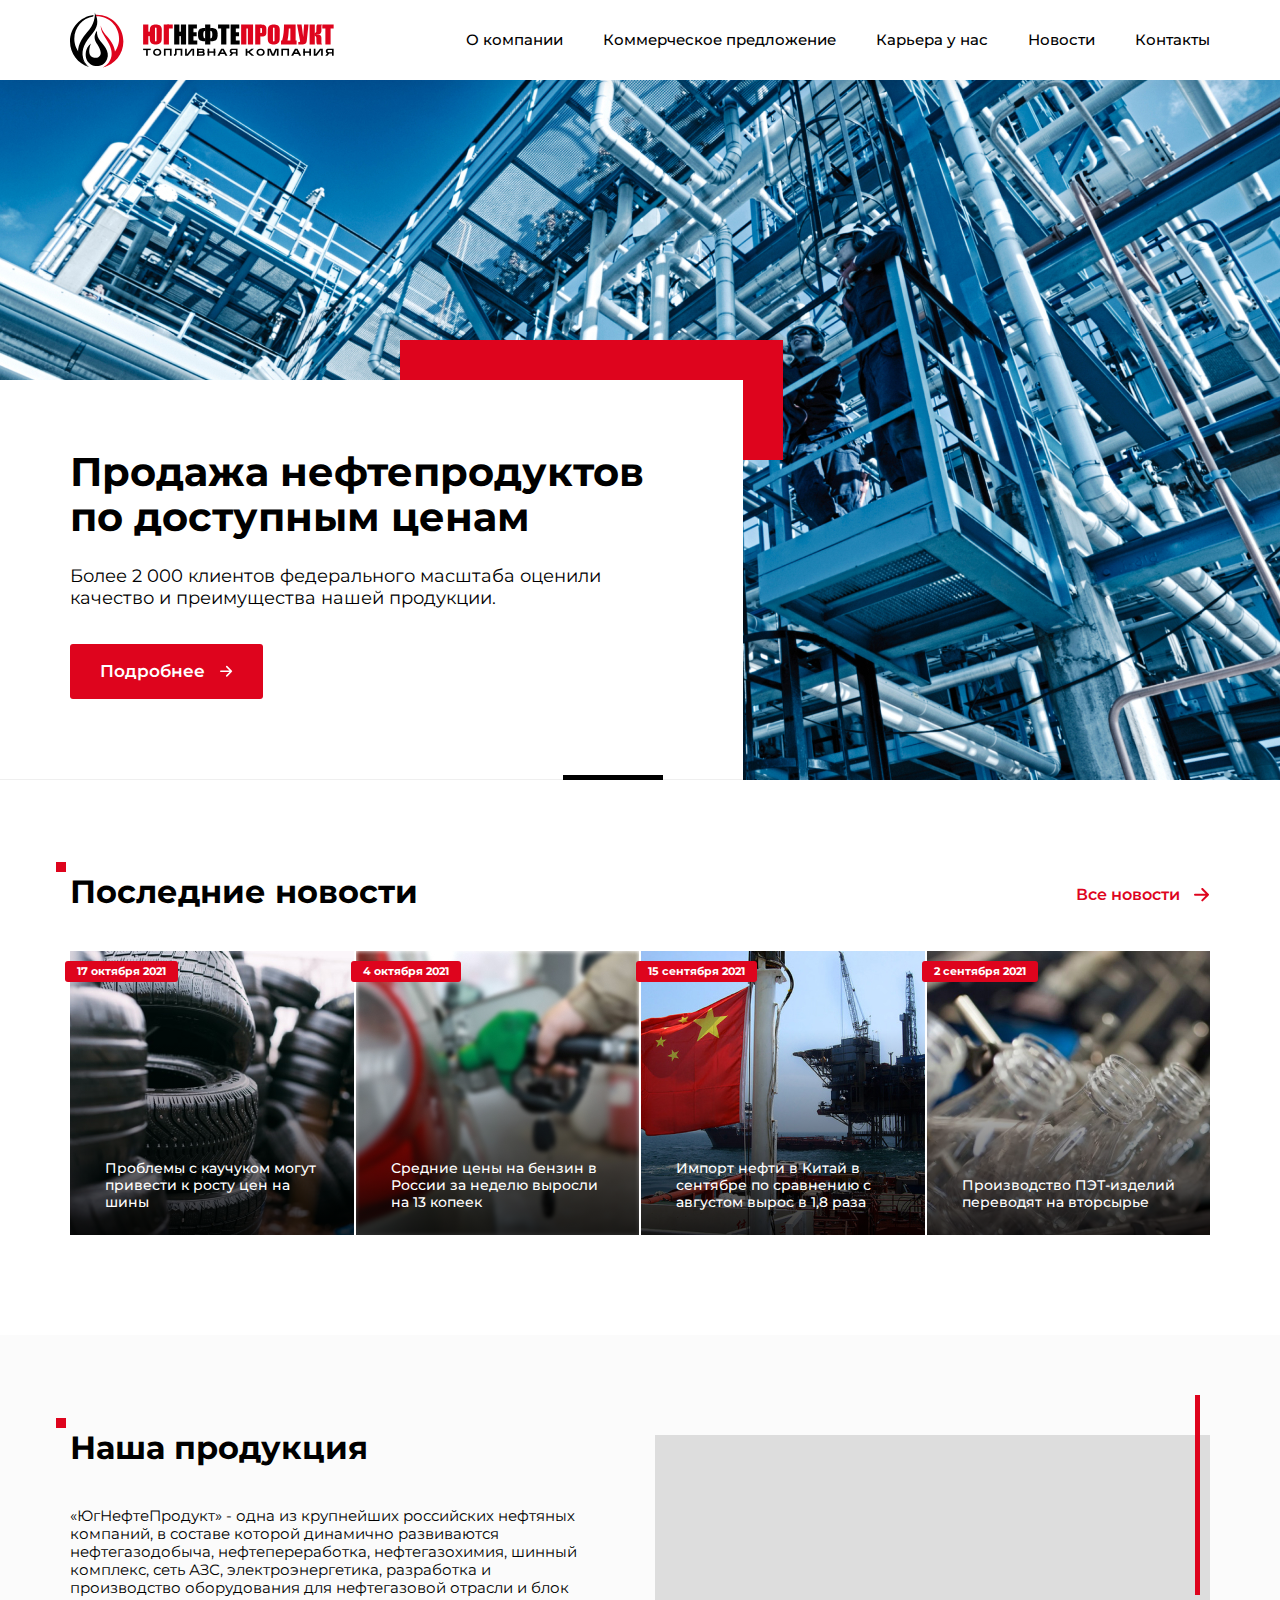
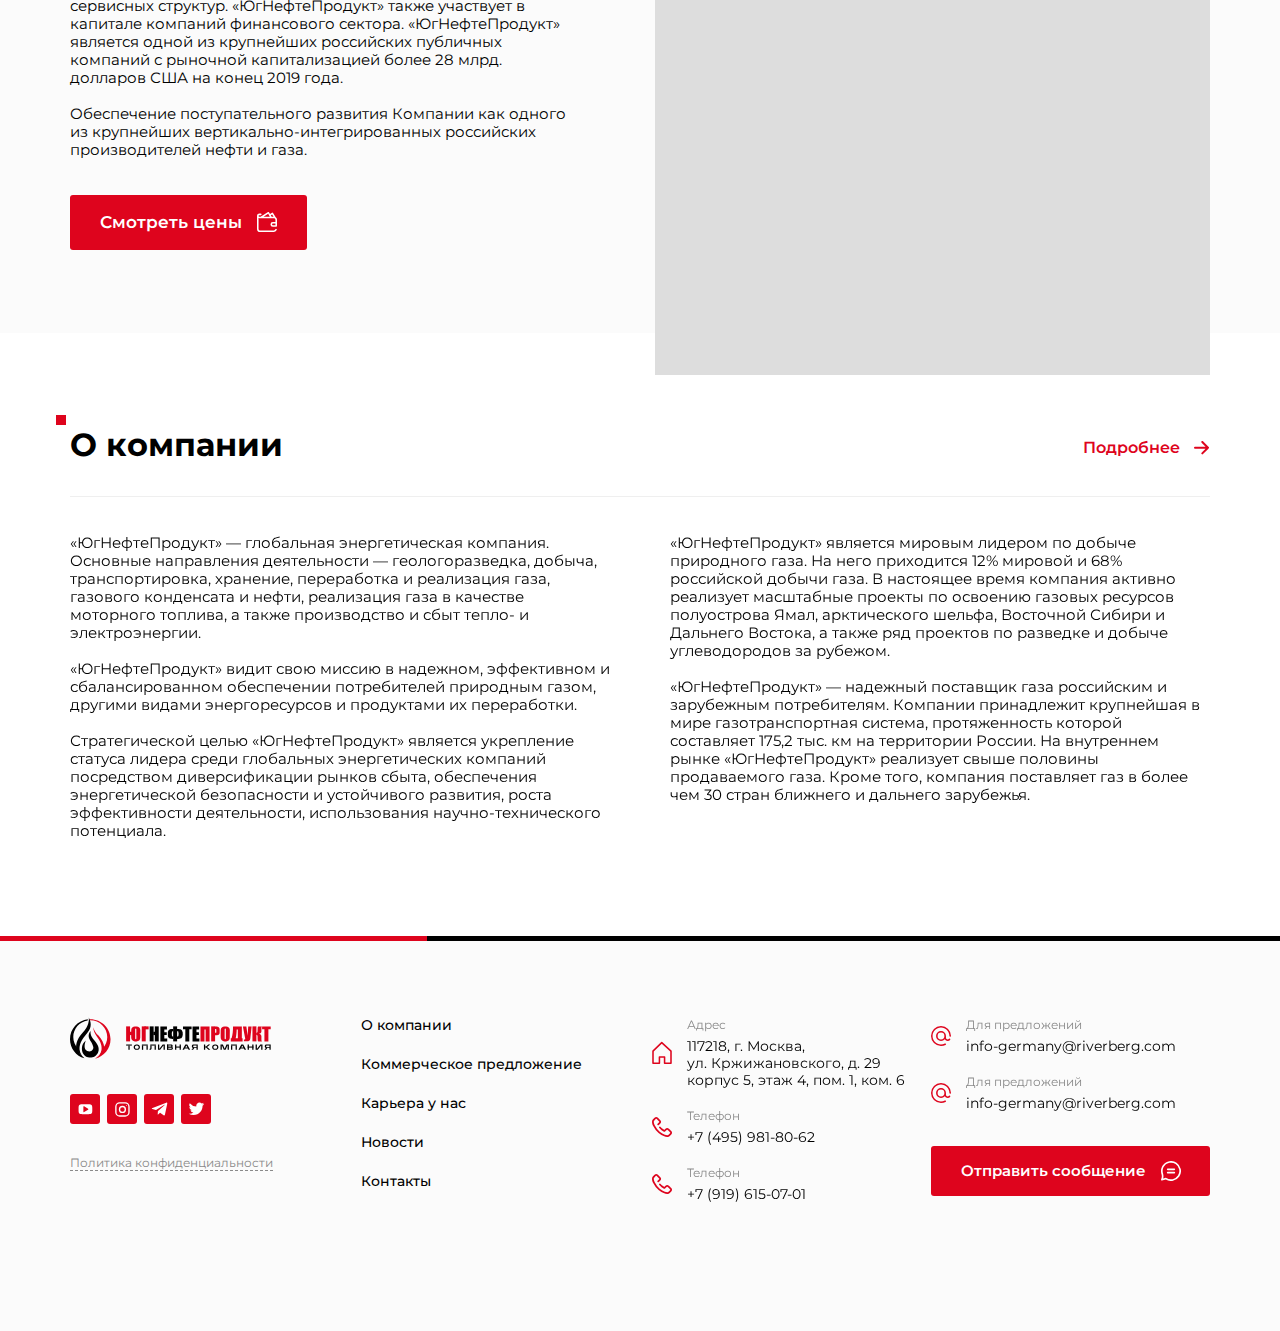
<file: index.html>
<!DOCTYPE html>
<html lang="ru">
	<head>
		<meta http-equiv="Content-Type" content="text/html; charset=utf-8">

		<!-- Адаптирование страницы для мобильных устройств -->
		<meta name="viewport" content="width=device-width, initial-scale=1, maximum-scale=1">

		<!-- Запрет распознования номера телефона -->
		<meta name="format-detection" content="telephone=no">
		<meta name="SKYPE_TOOLBAR" content ="SKYPE_TOOLBAR_PARSER_COMPATIBLE">

		<!-- Заголовок страницы -->
		<title>Заголовок страницы</title>

		<!-- Данное значение часто используют(использовали) поисковые системы -->
		<meta name="description" content="">
		<meta name="keywords" content="">

		<!-- Изменение цвета панели моб. браузера -->
		<meta name="msapplication-TileColor" content="#DE041D">
		<meta name="theme-color" content="#DE041D">

		<!-- Подключение шрифтов с гугла -->
		<link rel="preconnect" href="https://fonts.googleapis.com">
		<link rel="preconnect" href="https://fonts.gstatic.com" crossorigin>
		<link href="https://fonts.googleapis.com/css2?family=Montserrat:ital,wght@0,100;0,200;0,300;0,400;0,500;0,600;0,700;0,800;0,900;1,100;1,200;1,300;1,400;1,500;1,600;1,700;1,800;1,900&display=swap" rel="stylesheet">

		<!-- Подключение файлов стилей -->
		<link rel="stylesheet" href="css/fancybox.css">
		<link rel="stylesheet" href="css/styles.css">

		<link rel="stylesheet" href="css/response_1187.css" media="print, (max-width: 1187px)">
		<link rel="stylesheet" href="css/response_1023.css" media="print, (max-width: 1023px)">
		<link rel="stylesheet" href="css/response_767.css" media="print, (max-width: 767px)">
		<link rel="stylesheet" href="css/response_479.css" media="(max-width: 479px)">
	</head>

	<body>
		<div class="wrap">
			<div class="main">
				<header>
					<div class="info">
						<div class="cont row">
							<div class="logo">
								<img src="images/logo.svg" alt="">
								<img src="images/logo_part2.svg" alt="">
							</div>

							<button class="mob_menu_btn">
								<svg class="icon"><use xlink:href="images/sprite.svg#ic_mob_menu"></use></svg>
							</button>

							<nav class="menu row">
								<button class="close_btn">
									<svg class="icon"><use xlink:href="images/sprite.svg#ic_close"></use></svg>
								</button>

								<div class="item">
									<a href="/">О компании</a>
								</div>

								<div class="item">
									<a href="/">Коммерческое предложение</a>
								</div>

								<div class="item">
									<a href="/">Карьера у нас</a>
								</div>

								<div class="item">
									<a href="/">Новости</a>
								</div>

								<div class="item">
									<a href="/">Контакты</a>
								</div>
							</nav>
						</div>
					</div>
				</header>


				<section class="first_section">
					<div class="cont">
						<div class="info">
							<div class="title">Продажа нефтепродуктов по доступным ценам</div>

							<div class="desc">Более 2 000 клиентов федерального масштаба оценили качество и преимущества нашей продукции.</div>

							<a href="/" class="link">
								<span>Подробнее</span>
								<svg class="icon"><use xlink:href="images/sprite.svg#ic_arrow_right"></use></svg>
							</a>
						</div>
					</div>

					<div class="bg lozad" data-background-image="images/bg_first_section.jpg"></div>
				</section>


				<section class="articles">
					<div class="cont">
						<div class="block_head">
							<div class="title">Последние новости</div>

							<div class="all_link">
								<a href="/">
									<span>Все новости</span>
									<svg class="icon"><use xlink:href="images/sprite.svg#ic_arrow_right"></use></svg>
								</a>
							</div>
						</div>


						<div class="row">
							<a href="/" class="article">
								<div class="thumb">
									<img data-src="images/tmp/article_thumb.jpg" alt="" class="lozad">
									<svg class="icon"><use xlink:href="images/sprite.svg#ic_zoom"></use></svg>
								</div>

								<div class="date">17 октября 2021</div>

								<div class="name">Проблемы с каучуком могут привести к росту цен на шины</div>
							</a>

							<a href="/" class="article">
								<div class="thumb">
									<img data-src="images/tmp/article_thumb2.jpg" alt="" class="lozad">
									<svg class="icon"><use xlink:href="images/sprite.svg#ic_zoom"></use></svg>
								</div>

								<div class="date">4 октября 2021</div>

								<div class="name">Средние цены на бензин в России за неделю выросли на 13 копеек</div>
							</a>

							<a href="/" class="article">
								<div class="thumb">
									<img data-src="images/tmp/article_thumb3.jpg" alt="" class="lozad">
									<svg class="icon"><use xlink:href="images/sprite.svg#ic_zoom"></use></svg>
								</div>

								<div class="date">15 сентября 2021</div>

								<div class="name">Импорт нефти в Китай в сентябре по сравнению с августом вырос в 1,8 раза</div>
							</a>

							<a href="/" class="article">
								<div class="thumb">
									<img data-src="images/tmp/article_thumb4.jpg" alt="" class="lozad">
									<svg class="icon"><use xlink:href="images/sprite.svg#ic_zoom"></use></svg>
								</div>

								<div class="date">2 сентября 2021</div>

								<div class="name">Производство ПЭТ-изделий переводят на вторсырье</div>
							</a>
						</div>


						<div class="mob_all_link">
							<a href="/">
								<span>Все новости</span>
								<svg class="icon"><use xlink:href="images/sprite.svg#ic_arrow_right"></use></svg>
							</a>
						</div>
					</div>
				</section>


				<section class="our_production">
					<div class="cont row">
						<div class="data">
							<div class="block_head">
								<div class="title">Наша продукция</div>
							</div>

							<div class="text_block">
								<p>«ЮгНефтеПродукт» - одна из крупнейших российских нефтяных компаний, в составе которой динамично развиваются нефтегазодобыча, нефтепереработка, нефтегазохимия, шинный комплекс, сеть АЗС, электроэнергетика, разработка и производство оборудования для нефтегазовой отрасли и блок сервисных структур. «ЮгНефтеПродукт» также участвует в капитале компаний финансового сектора. «ЮгНефтеПродукт» является одной из крупнейших российских публичных компаний с рыночной капитализацией более 28 млрд. долларов США на конец 2019 года.</p>

								<p>Обеспечение поступательного развития Компании как одного из крупнейших вертикально-интегрированных российских производителей нефти и газа.</p>
							</div>

							<div class="link">
								<a href="/">
									<span>Смотреть цены</span>
									<svg class="icon"><use xlink:href="images/sprite.svg#ic_wallet"></use></svg>
								</a>
							</div>
						</div>

						<div class="image">
							<img data-src="images/our_production_img.jpg" alt="" class="lozad">
						</div>
					</div>

					<img data-src="images/big_logo.svg" alt="" class="logo lozad">
				</section>


				<section class="about">
					<div class="cont">
						<div class="block_head border">
							<div class="title">О компании</div>

							<div class="all_link">
								<a href="/">
									<span>Подробнее</span>
									<svg class="icon"><use xlink:href="images/sprite.svg#ic_arrow_right"></use></svg>
								</a>
							</div>
						</div>


						<div class="text_block">
							<div class="columns">
								<p>«ЮгНефтеПродукт» — глобальная энергетическая компания. Основные направления деятельности — геологоразведка, добыча, транспортировка, хранение, переработка и реализация газа, газового конденсата и нефти, реализация газа в качестве моторного топлива, а также производство и сбыт тепло- и электроэнергии.</p>

								<p>«ЮгНефтеПродукт» видит свою миссию в надежном, эффективном и сбалансированном обеспечении потребителей природным газом, другими видами энергоресурсов и продуктами их переработки.</p>

								<p>Стратегической целью «ЮгНефтеПродукт» является укрепление статуса лидера среди глобальных энергетических компаний посредством диверсификации рынков сбыта, обеспечения энергетической безопасности и устойчивого развития, роста эффективности деятельности, использования научно-технического потенциала.</p>

								<p class="mob_hide">«ЮгНефтеПродукт» является мировым лидером по добыче природного газа. На него приходится 12% мировой и 68% российской добычи газа. В настоящее время компания активно реализует масштабные проекты по освоению газовых ресурсов полуострова Ямал, арктического шельфа, Восточной Сибири и Дальнего Востока, а также ряд проектов по разведке и добыче углеводородов за рубежом.</p>

								<p class="mob_hide">«ЮгНефтеПродукт» — надежный поставщик газа российским и зарубежным потребителям. Компании принадлежит крупнейшая в мире газотранспортная система, протяженность которой составляет 175,2 тыс. км на территории России. На внутреннем рынке «ЮгНефтеПродукт» реализует свыше половины продаваемого газа. Кроме того, компания поставляет газ в более чем 30 стран ближнего и дальнего зарубежья.</p>
							</div>
						</div>


						<div class="mob_all_link">
							<a href="/">
								<span>Подробнее</span>
								<svg class="icon"><use xlink:href="images/sprite.svg#ic_arrow_right"></use></svg>
							</a>
						</div>
					</div>
				</section>
			</div>


			<footer>
				<div class="cont row">
					<div class="col_left">
						<div class="logo">
							<img src="images/logo.svg" alt="">
							<img src="images/logo_part2.svg" alt="">
						</div>

						<div class="socials">
							<a href="/" target="_blank" rel="noopener nofollow" class="youtube_link">
								<svg class="icon"><use xlink:href="images/sprite.svg#ic_youtube"></use></svg>
							</a>

							<a href="/" target="_blank" rel="noopener nofollow" class="instagram_link">
								<svg class="icon"><use xlink:href="images/sprite.svg#ic_instagram"></use></svg>
							</a>

							<a href="/" target="_blank" rel="noopener nofollow" class="telegram_link">
								<svg class="icon"><use xlink:href="images/sprite.svg#ic_telegram"></use></svg>
							</a>

							<a href="/" target="_blank" rel="noopener nofollow" class="twitter_link">
								<svg class="icon"><use xlink:href="images/sprite.svg#ic_twitter"></use></svg>
							</a>
						</div>

						<div class="privacy_policy_link">
							<a href="/">Политика конфиденциальности</a>
						</div>
					</div>


					<div class="menu">
						<div><a href="/">О компании</a></div>
						<div><a href="/">Коммерческое предложение</a></div>
						<div><a href="/">Карьера у нас</a></div>
						<div><a href="/">Новости</a></div>
						<div><a href="/">Контакты</a></div>
					</div>


					<div class="contacts">
						<div class="item">
							<div class="title">Адрес</div>

							<div class="location">117218, г. Москва,<br> ул. Кржижановского, д. 29<br> корпус 5, этаж 4, пом. 1, ком. 6</div>

							<div class="icon">
								<svg><use xlink:href="images/sprite.svg#ic_location"></use></svg>
							</div>
						</div>

						<div class="item">
							<div class="title">Телефон</div>

							<div class="phone">
								<a href="tel:+74959818062">+7 (495) 981-80-62</a>
							</div>

							<div class="icon">
								<svg><use xlink:href="images/sprite.svg#ic_phone"></use></svg>
							</div>
						</div>

						<div class="item">
							<div class="title">Телефон</div>

							<div class="phone">
								<a href="tel:+79196150701">+7 (919) 615-07-01</a>
							</div>

							<div class="icon">
								<svg><use xlink:href="images/sprite.svg#ic_phone"></use></svg>
							</div>
						</div>

						<div class="item">
							<div class="title">Для предложений</div>

							<div class="email">
								<a href="mailto:info-germany@riverberg.com">info-germany@riverberg.com</a>
							</div>

							<div class="icon">
								<svg><use xlink:href="images/sprite.svg#ic_email"></use></svg>
							</div>
						</div>

						<div class="item">
							<div class="title">Для предложений</div>

							<div class="email">
								<a href="mailto:info-germany@riverberg.com">info-germany@riverberg.com</a>
							</div>

							<div class="icon">
								<svg><use xlink:href="images/sprite.svg#ic_email"></use></svg>
							</div>
						</div>

						<button class="feedback_btn">
							<span>Отправить сообщение</span>
							<svg class="icon"><use xlink:href="images/sprite.svg#ic_message"></use></svg>
						</button>
					</div>
				</div>
			</footer>


			<div class="overlay"></div>
		</div>


		<div class="supports_error">
			Ваш браузер устарел рекомендуем обновить его до последней версии<br> или использовать другой более современный.
		</div>


		<!-- Подключение javascript файлов -->
		<script src="js/jquery-3.5.0.min.js"></script>
		<script src="js/lozad.min.js"></script>
		<script src="js/inputmask.min.js"></script>
		<script src="js/fancybox.min.js"></script>
		<script src="js/functions.js"></script>
		<script src="js/scripts.js"></script>
	</body>
</html>
</file>
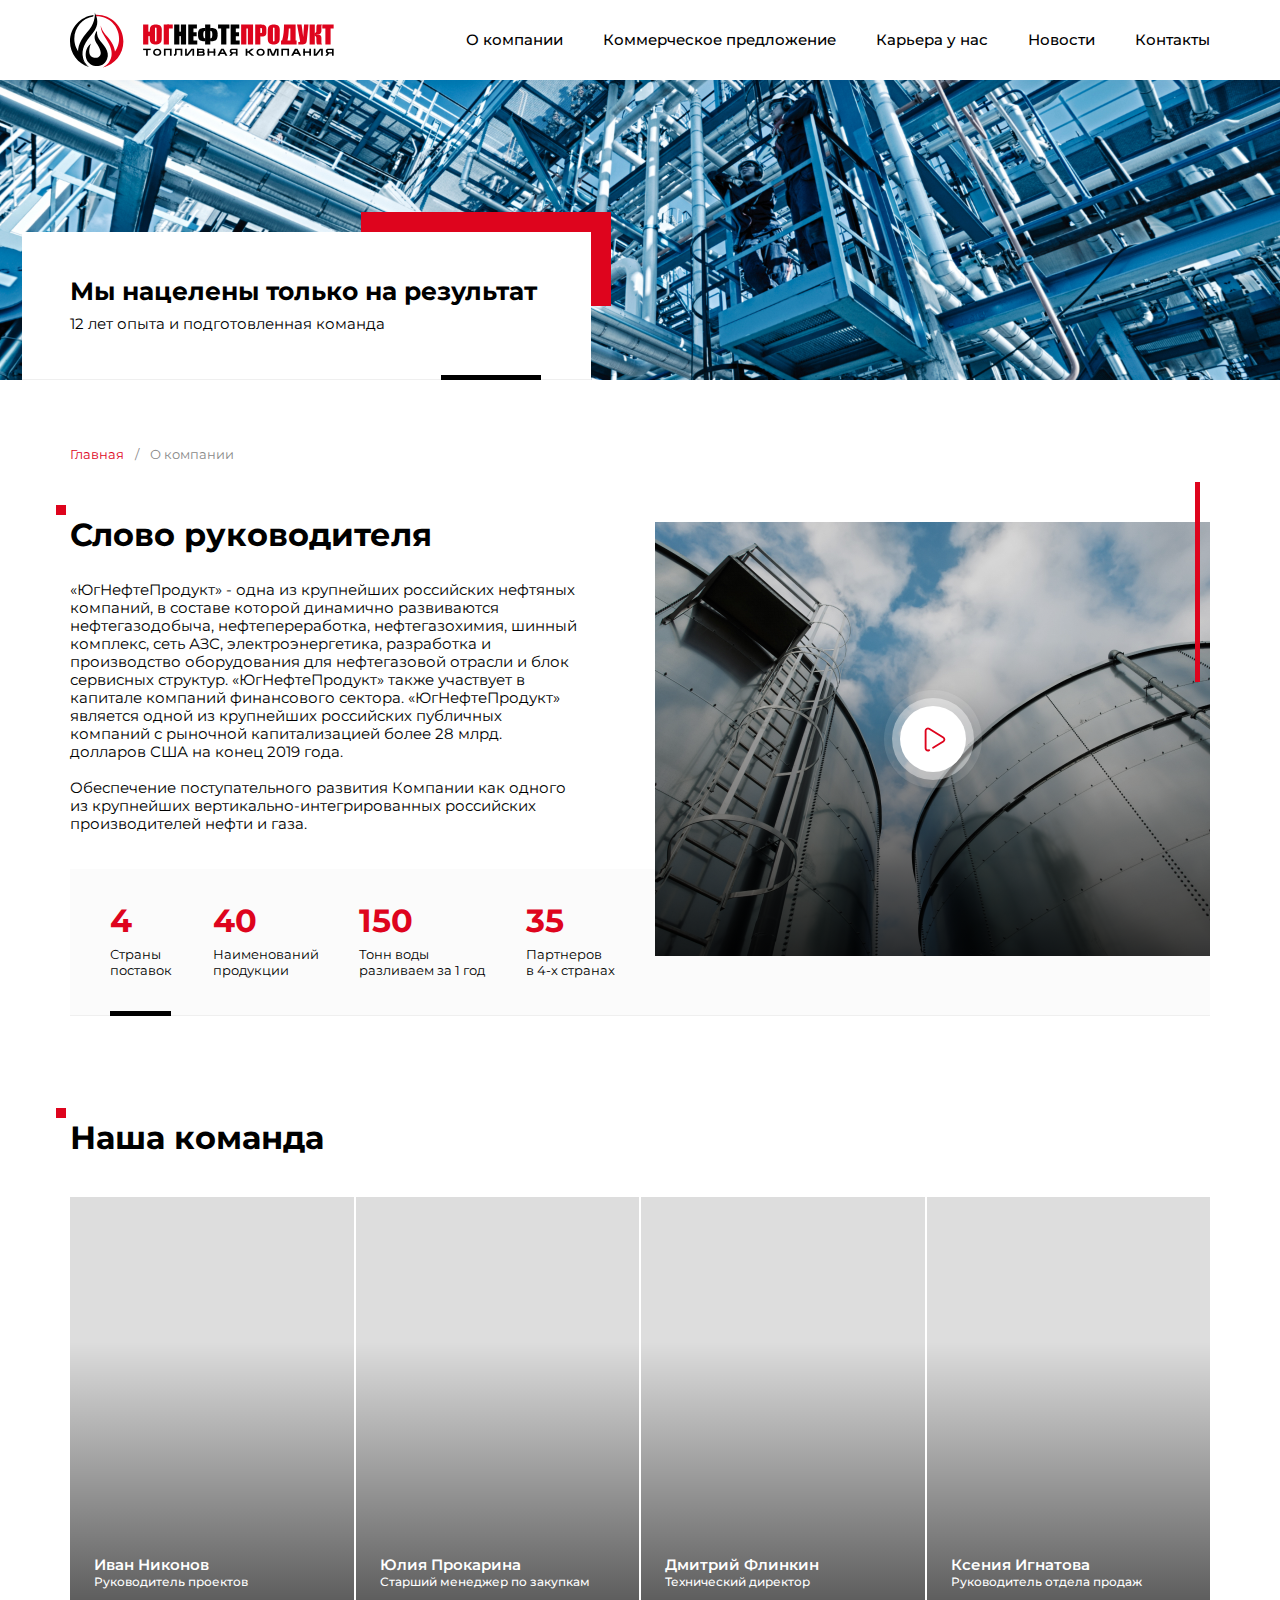
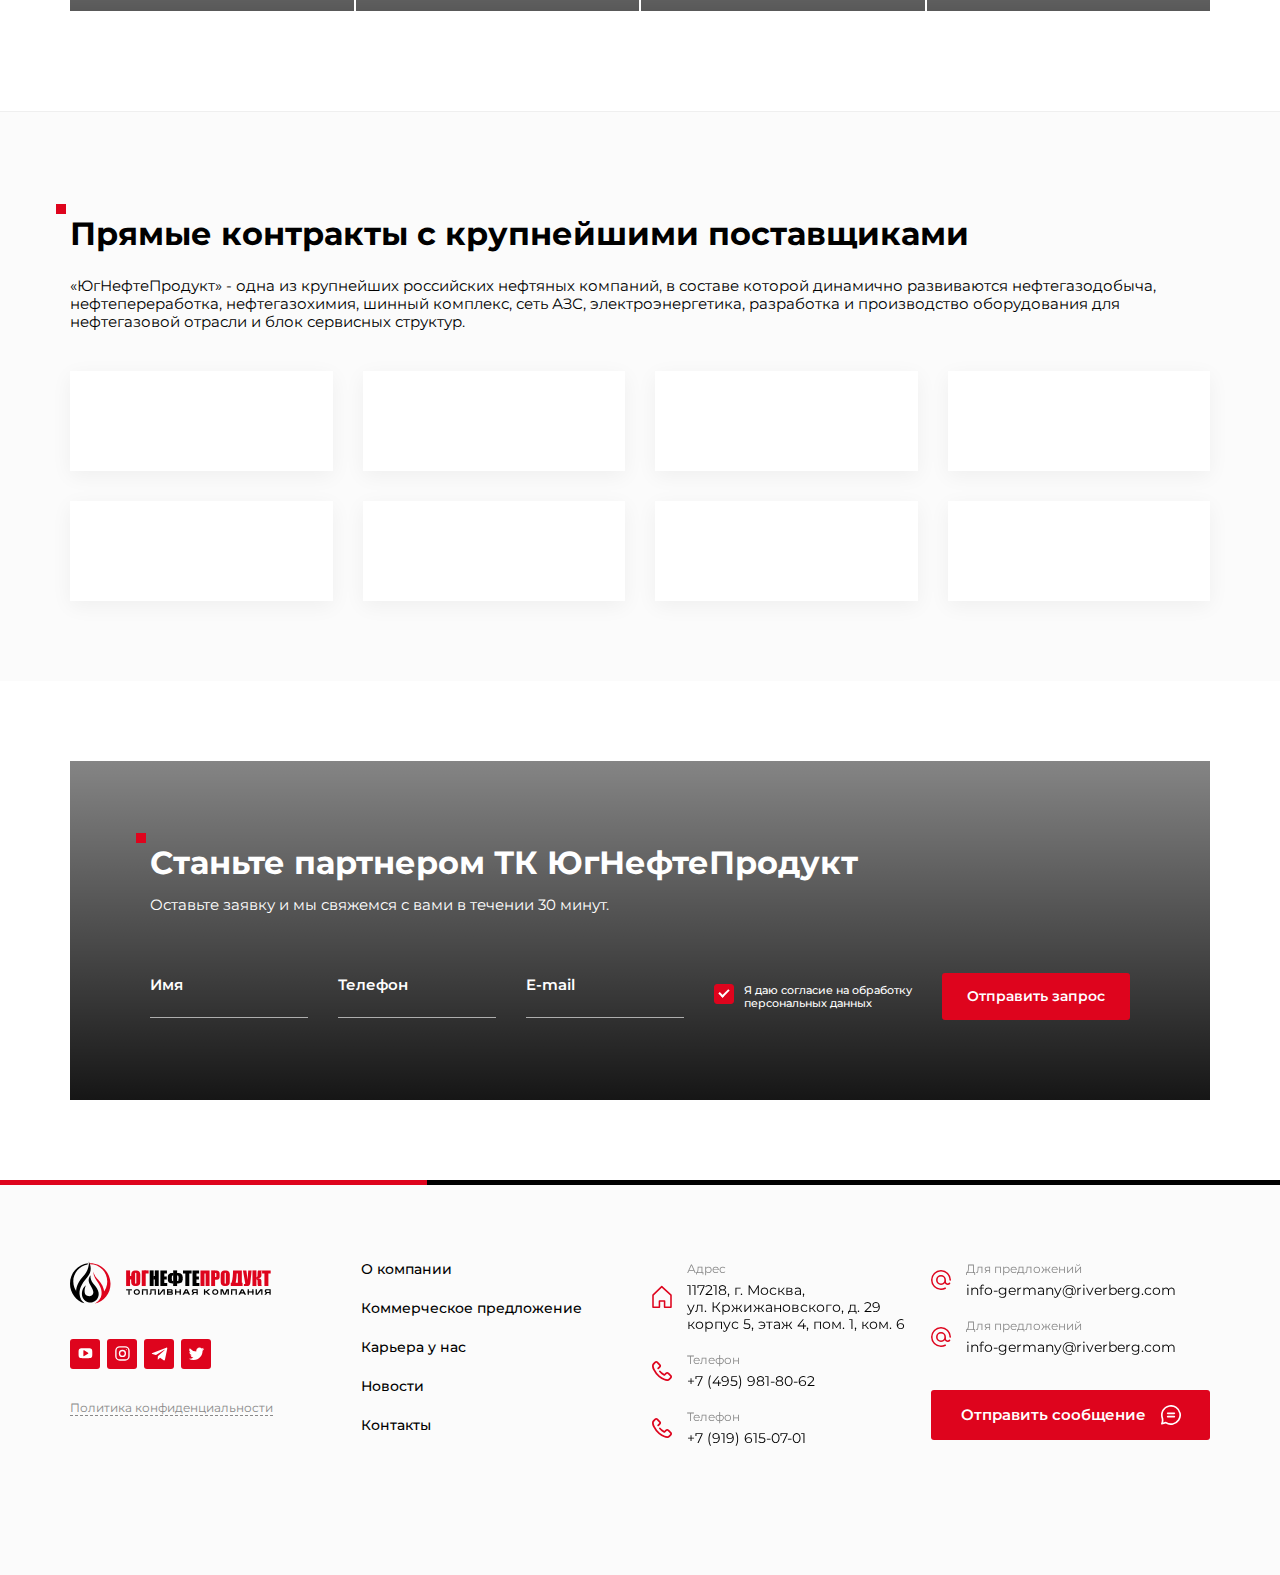
<file: about.html>
<!DOCTYPE html>
<html lang="ru">
	<head>
		<meta http-equiv="Content-Type" content="text/html; charset=utf-8">

		<!-- Адаптирование страницы для мобильных устройств -->
		<meta name="viewport" content="width=device-width, initial-scale=1, maximum-scale=1">

		<!-- Запрет распознования номера телефона -->
		<meta name="format-detection" content="telephone=no">
		<meta name="SKYPE_TOOLBAR" content ="SKYPE_TOOLBAR_PARSER_COMPATIBLE">

		<!-- Заголовок страницы -->
		<title>Заголовок страницы</title>

		<!-- Данное значение часто используют(использовали) поисковые системы -->
		<meta name="description" content="">
		<meta name="keywords" content="">

		<!-- Изменение цвета панели моб. браузера -->
		<meta name="msapplication-TileColor" content="#DE041D">
		<meta name="theme-color" content="#DE041D">

		<!-- Подключение шрифтов с гугла -->
		<link rel="preconnect" href="https://fonts.googleapis.com">
		<link rel="preconnect" href="https://fonts.gstatic.com" crossorigin>
		<link href="https://fonts.googleapis.com/css2?family=Montserrat:ital,wght@0,100;0,200;0,300;0,400;0,500;0,600;0,700;0,800;0,900;1,100;1,200;1,300;1,400;1,500;1,600;1,700;1,800;1,900&display=swap" rel="stylesheet">

		<!-- Подключение файлов стилей -->
		<link rel="stylesheet" href="css/fancybox.css">
		<link rel="stylesheet" href="css/styles.css">

		<link rel="stylesheet" href="css/response_1187.css" media="print, (max-width: 1187px)">
		<link rel="stylesheet" href="css/response_1023.css" media="print, (max-width: 1023px)">
		<link rel="stylesheet" href="css/response_767.css" media="print, (max-width: 767px)">
		<link rel="stylesheet" href="css/response_479.css" media="(max-width: 479px)">
	</head>

	<body>
		<div class="wrap">
			<div class="main">
				<header>
					<div class="info">
						<div class="cont row">
							<div class="logo">
								<img src="images/logo.svg" alt="">
								<img src="images/logo_part2.svg" alt="">
							</div>

							<button class="mob_menu_btn">
								<svg class="icon"><use xlink:href="images/sprite.svg#ic_mob_menu"></use></svg>
							</button>

							<nav class="menu row">
								<button class="close_btn">
									<svg class="icon"><use xlink:href="images/sprite.svg#ic_close"></use></svg>
								</button>

								<div class="item">
									<a class="active">О компании</a>
								</div>

								<div class="item">
									<a href="/">Коммерческое предложение</a>
								</div>

								<div class="item">
									<a href="/">Карьера у нас</a>
								</div>

								<div class="item">
									<a href="/">Новости</a>
								</div>

								<div class="item">
									<a href="/">Контакты</a>
								</div>
							</nav>
						</div>
					</div>
				</header>


				<section class="first_section mini">
					<div class="cont">
						<div class="info">
							<div class="title">Мы нацелены только на результат</div>

							<div class="desc">12 лет опыта и подготовленная команда</div>
						</div>
					</div>

					<div class="bg lozad" data-background-image="images/bg_first_section.jpg"></div>
				</section>


				<section class="page_head">
					<div class="cont">
						<div class="breadcrumbs">
							<a href="/">Главная</a> <span class="sep">/</span>
							<span class="current">О компании</span>
						</div>
					</div>
				</section>


				<section class="about_info">
					<div class="cont row">
						<div class="data">
							<div class="block_head">
								<div class="title">Слово руководителя</div>
							</div>

							<div class="text_block">
								<p>«ЮгНефтеПродукт» - одна из крупнейших российских нефтяных компаний, в составе которой динамично развиваются нефтегазодобыча, нефтепереработка, нефтегазохимия, шинный комплекс, сеть АЗС, электроэнергетика, разработка и производство оборудования для нефтегазовой отрасли и блок сервисных структур. «ЮгНефтеПродукт» также участвует в капитале компаний финансового сектора. «ЮгНефтеПродукт» является одной из крупнейших российских публичных компаний с рыночной капитализацией более 28 млрд. долларов США на конец 2019 года.</p>

								<p>Обеспечение поступательного развития Компании как одного из крупнейших вертикально-интегрированных российских производителей нефти и газа.</p>
							</div>

							<div class="stats">
								<div class="item">
									<div class="val">4</div>
									<div class="name">Страны<br> поставок</div>
								</div>

								<div class="item">
									<div class="val">40</div>
									<div class="name">Наименований<br> продукции</div>
								</div>

								<div class="item">
									<div class="val">150</div>
									<div class="name">Тонн воды<br> разливаем за 1 год</div>
								</div>

								<div class="item">
									<div class="val">35</div>
									<div class="name">Партнеров<br> в 4-х странах</div>
								</div>
							</div>
						</div>

						<a href="https://www.youtube.com/watch?v=7PSi7yoGLnw" data-fancybox class="video_link">
							<div class="thumb">
								<img data-src="images/tmp/video_thumb.jpg" alt="" class="lozad">

								<div class="icon">
									<svg><use xlink:href="images/sprite.svg#ic_video_play"></use></svg>
								</div>
							</div>
						</a>
					</div>
				</section>


				<section class="team">
					<div class="cont">
						<div class="block_head">
							<div class="title">Наша команда</div>
						</div>

						<div class="row">
							<div class="person">
								<div class="photo">
									<img data-src="images/tmp/person_photo.jpg" alt="" class="lozad">
								</div>

								<div class="info">
									<div class="name">Иван Никонов</div>
									<div class="post">Руководитель проектов</div>
								</div>
							</div>

							<div class="person">
								<div class="photo">
									<img data-src="images/tmp/person_photo2.jpg" alt="" class="lozad">
								</div>

								<div class="info">
									<div class="name">Юлия Прокарина</div>
									<div class="post">Старший менеджер по закупкам</div>
								</div>
							</div>

							<div class="person">
								<div class="photo">
									<img data-src="images/tmp/person_photo3.jpg" alt="" class="lozad">
								</div>

								<div class="info">
									<div class="name">Дмитрий Флинкин</div>
									<div class="post">Технический директор</div>
								</div>
							</div>

							<div class="person">
								<div class="photo">
									<img data-src="images/tmp/person_photo4.jpg" alt="" class="lozad">
								</div>

								<div class="info">
									<div class="name">Ксения Игнатова</div>
									<div class="post">Руководитель отдела продаж</div>
								</div>
							</div>
						</div>
					</div>
				</section>


				<section class="suppliers">
					<div class="cont">
						<div class="block_head">
							<div class="title">Прямые контракты с крупнейшими поставщиками</div>

							<div class="desc">«ЮгНефтеПродукт» - одна из крупнейших российских нефтяных компаний, в составе которой динамично развиваются нефтегазодобыча, нефтепереработка, нефтегазохимия, шинный комплекс, сеть АЗС, электроэнергетика, разработка и производство оборудования для нефтегазовой отрасли и блок сервисных структур.</div>
						</div>

						<div class="row">
							<a href="/" class="item">
								<img data-src="images/tmp/provider_logo1.png" alt="" class="lozad">
								<img src="images/tmp/provider_logo1_2.png" alt="">
							</a>

							<a href="/" class="item">
								<img data-src="images/tmp/provider_logo2.png" alt="" class="lozad">
								<img src="images/tmp/provider_logo2_2.png" alt="">
							</a>

							<a href="/" class="item">
								<img data-src="images/tmp/provider_logo3.png" alt="" class="lozad">
								<img src="images/tmp/provider_logo3_2.png" alt="">
							</a>

							<a href="/" class="item">
								<img data-src="images/tmp/provider_logo4.png" alt="" class="lozad">
								<img src="images/tmp/provider_logo4_2.png" alt="">
							</a>

							<a href="/" class="item">
								<img data-src="images/tmp/provider_logo5.png" alt="" class="lozad">
								<img src="images/tmp/provider_logo5_2.png" alt="">
							</a>

							<a href="/" class="item">
								<img data-src="images/tmp/provider_logo6.png" alt="" class="lozad">
								<img src="images/tmp/provider_logo6_2.png" alt="">
							</a>

							<a href="/" class="item">
								<img data-src="images/tmp/provider_logo7.png" alt="" class="lozad">
								<img src="images/tmp/provider_logo7_2.png" alt="">
							</a>

							<a href="/" class="item">
								<img data-src="images/tmp/provider_logo8.png" alt="" class="lozad">
								<img src="images/tmp/provider_logo8_2.png" alt="">
							</a>
						</div>
					</div>
				</section>


				<section class="action_form">
					<div class="cont">
						<div class="data big_pad">
							<div class="block_head full_w">
								<div class="title">Станьте партнером ТК ЮгНефтеПродукт</div>

								<div class="desc">Оставьте заявку и мы свяжемся с вами в течении 30 минут.</div>
							</div>

							<form action="" class="form full_w">
								<div class="line">
									<div class="label">Имя</div>

									<div class="field">
										<input type="text" name="" value="" class="input">

										<!-- <input type="text" name="" value="" class="input error">
										<div class="error_text">Заполните поле</div> -->
									</div>
								</div>

								<div class="line">
									<div class="label">Телефон</div>

									<div class="field">
										<input type="tel" name="" value="" class="input">
									</div>
								</div>

								<div class="line">
									<div class="label">E-mail</div>

									<div class="field">
										<input type="email" name="" value="" class="input">
									</div>
								</div>

								<div class="line agree">
									<div class="field">
										<input type="checkbox" name="agree" id="agree_check" checked>
										<label for="agree_check">Я даю согласие на обработку<br> персональных данных</label>
									</div>
								</div>

								<div class="submit">
									<button type="submit" class="submit_btn">Отправить запрос</button>
								</div>
							</form>

							<div class="bg lozad" data-background-image="images/bg_action_form3.jpg"></div>
						</div>
					</div>
				</section>
			</div>


			<footer>
				<div class="cont row">
					<div class="col_left">
						<div class="logo">
							<img src="images/logo.svg" alt="">
							<img src="images/logo_part2.svg" alt="">
						</div>

						<div class="socials">
							<a href="/" target="_blank" rel="noopener nofollow" class="youtube_link">
								<svg class="icon"><use xlink:href="images/sprite.svg#ic_youtube"></use></svg>
							</a>

							<a href="/" target="_blank" rel="noopener nofollow" class="instagram_link">
								<svg class="icon"><use xlink:href="images/sprite.svg#ic_instagram"></use></svg>
							</a>

							<a href="/" target="_blank" rel="noopener nofollow" class="telegram_link">
								<svg class="icon"><use xlink:href="images/sprite.svg#ic_telegram"></use></svg>
							</a>

							<a href="/" target="_blank" rel="noopener nofollow" class="twitter_link">
								<svg class="icon"><use xlink:href="images/sprite.svg#ic_twitter"></use></svg>
							</a>
						</div>

						<div class="privacy_policy_link">
							<a href="/">Политика конфиденциальности</a>
						</div>
					</div>


					<div class="menu">
						<div><a href="/">О компании</a></div>
						<div><a href="/">Коммерческое предложение</a></div>
						<div><a href="/">Карьера у нас</a></div>
						<div><a href="/">Новости</a></div>
						<div><a href="/">Контакты</a></div>
					</div>


					<div class="contacts">
						<div class="item">
							<div class="title">Адрес</div>

							<div class="location">117218, г. Москва,<br> ул. Кржижановского, д. 29<br> корпус 5, этаж 4, пом. 1, ком. 6</div>

							<div class="icon">
								<svg><use xlink:href="images/sprite.svg#ic_location"></use></svg>
							</div>
						</div>

						<div class="item">
							<div class="title">Телефон</div>

							<div class="phone">
								<a href="tel:+74959818062">+7 (495) 981-80-62</a>
							</div>

							<div class="icon">
								<svg><use xlink:href="images/sprite.svg#ic_phone"></use></svg>
							</div>
						</div>

						<div class="item">
							<div class="title">Телефон</div>

							<div class="phone">
								<a href="tel:+79196150701">+7 (919) 615-07-01</a>
							</div>

							<div class="icon">
								<svg><use xlink:href="images/sprite.svg#ic_phone"></use></svg>
							</div>
						</div>

						<div class="item">
							<div class="title">Для предложений</div>

							<div class="email">
								<a href="mailto:info-germany@riverberg.com">info-germany@riverberg.com</a>
							</div>

							<div class="icon">
								<svg><use xlink:href="images/sprite.svg#ic_email"></use></svg>
							</div>
						</div>

						<div class="item">
							<div class="title">Для предложений</div>

							<div class="email">
								<a href="mailto:info-germany@riverberg.com">info-germany@riverberg.com</a>
							</div>

							<div class="icon">
								<svg><use xlink:href="images/sprite.svg#ic_email"></use></svg>
							</div>
						</div>

						<button class="feedback_btn">
							<span>Отправить сообщение</span>
							<svg class="icon"><use xlink:href="images/sprite.svg#ic_message"></use></svg>
						</button>
					</div>
				</div>
			</footer>


			<div class="overlay"></div>
		</div>


		<div class="supports_error">
			Ваш браузер устарел рекомендуем обновить его до последней версии<br> или использовать другой более современный.
		</div>


		<!-- Подключение javascript файлов -->
		<script src="js/jquery-3.5.0.min.js"></script>
		<script src="js/lozad.min.js"></script>
		<script src="js/inputmask.min.js"></script>
		<script src="js/fancybox.min.js"></script>
		<script src="js/functions.js"></script>
		<script src="js/scripts.js"></script>
	</body>
</html>
</file>
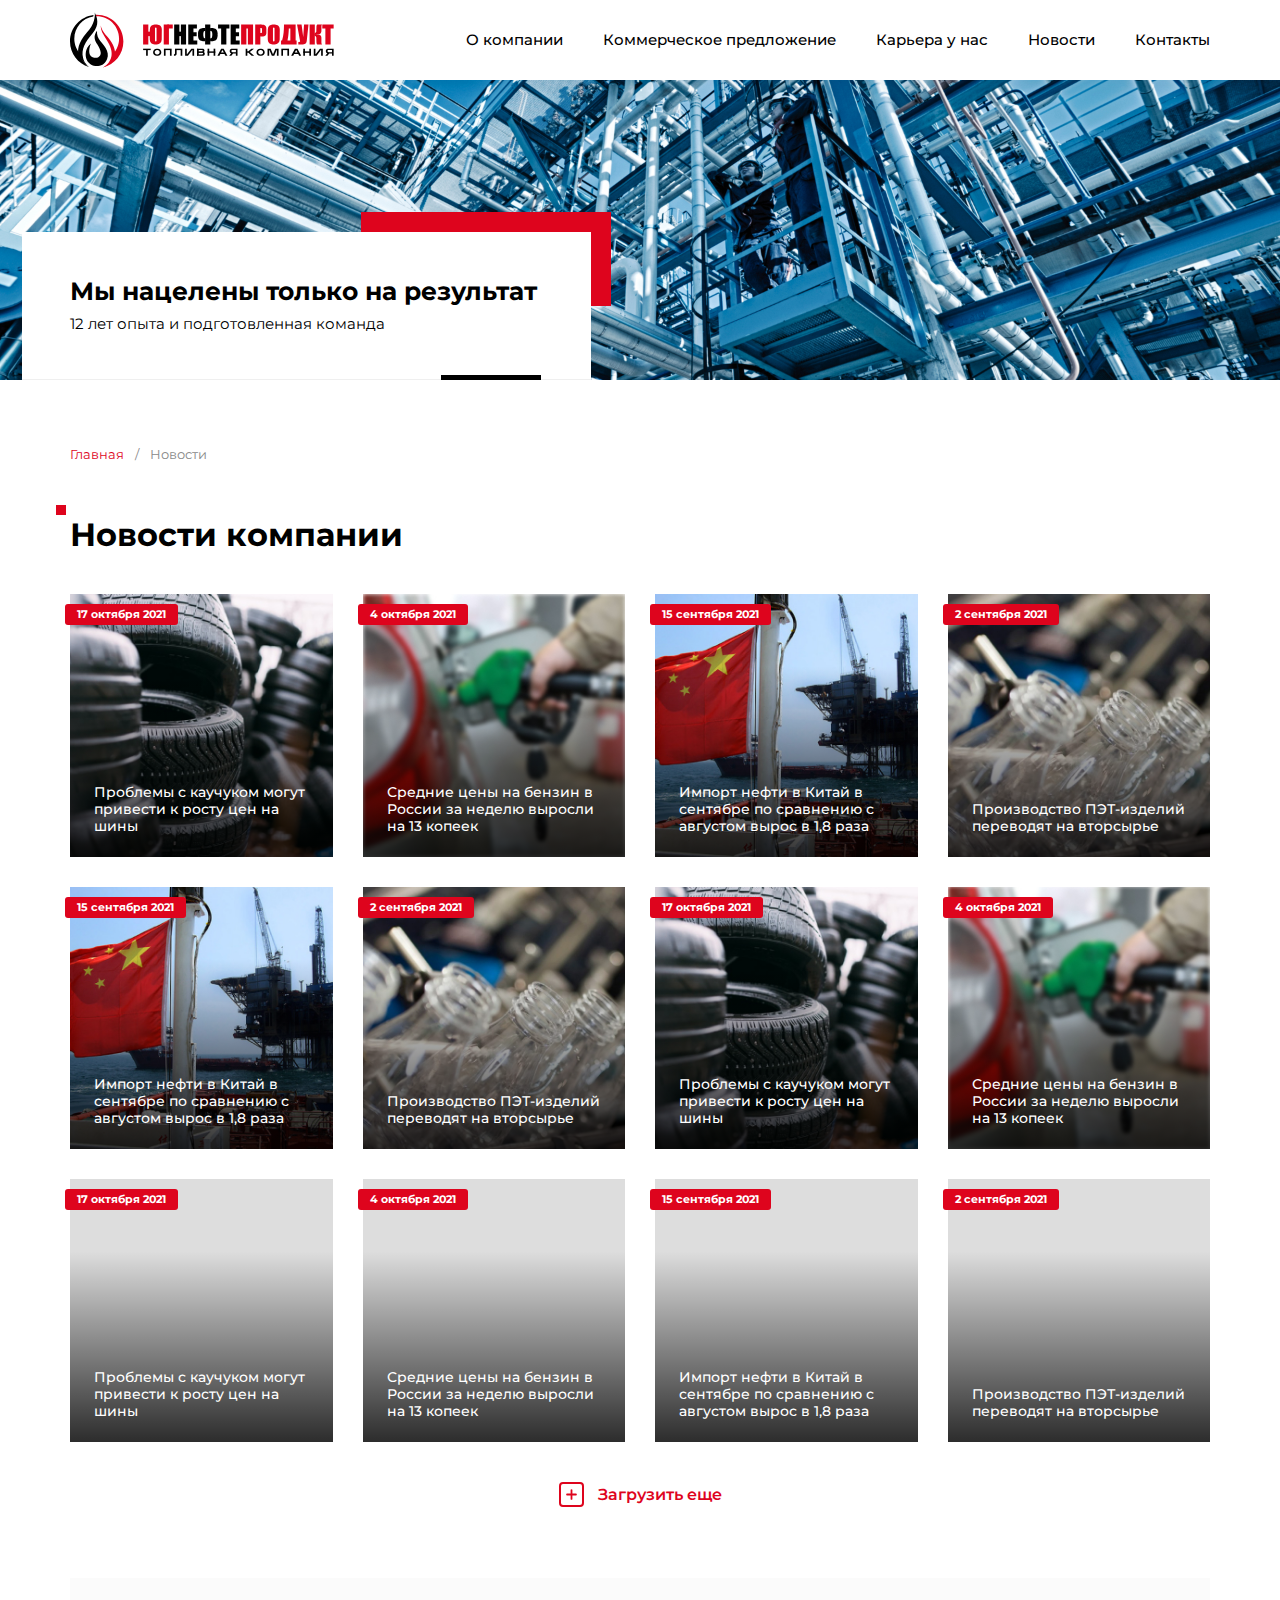
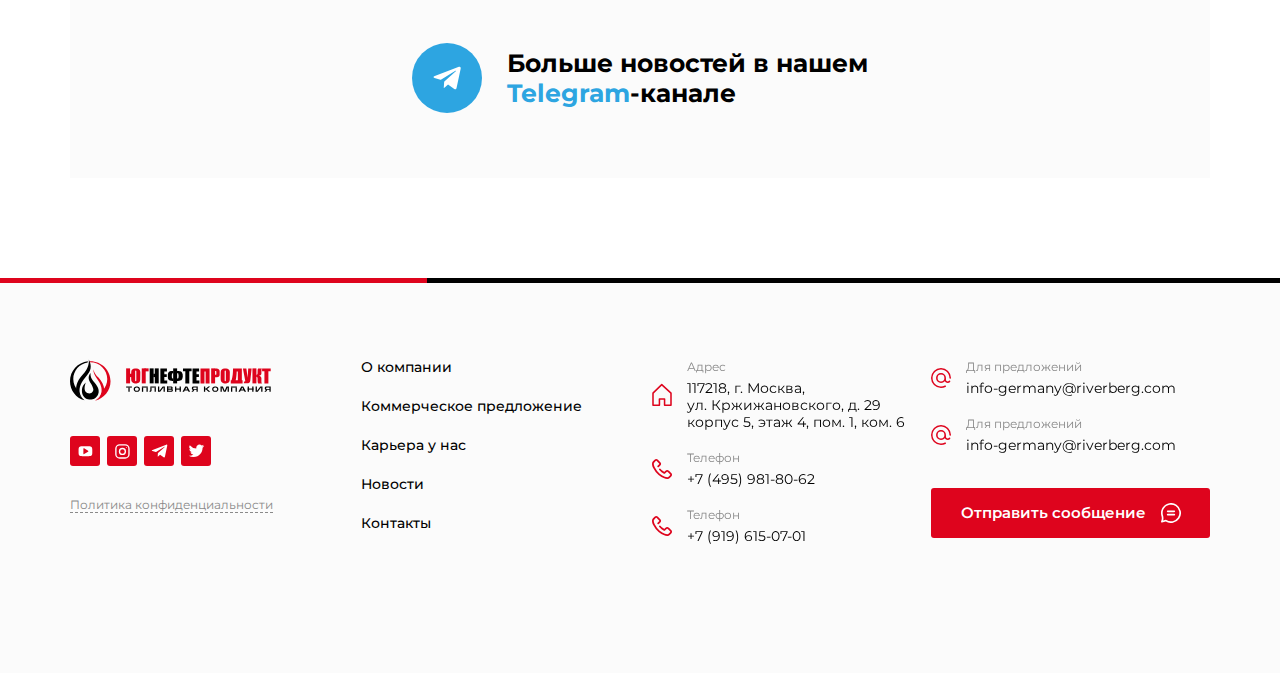
<file: articles.html>
<!DOCTYPE html>
<html lang="ru">
	<head>
		<meta http-equiv="Content-Type" content="text/html; charset=utf-8">

		<!-- Адаптирование страницы для мобильных устройств -->
		<meta name="viewport" content="width=device-width, initial-scale=1, maximum-scale=1">

		<!-- Запрет распознования номера телефона -->
		<meta name="format-detection" content="telephone=no">
		<meta name="SKYPE_TOOLBAR" content ="SKYPE_TOOLBAR_PARSER_COMPATIBLE">

		<!-- Заголовок страницы -->
		<title>Заголовок страницы</title>

		<!-- Данное значение часто используют(использовали) поисковые системы -->
		<meta name="description" content="">
		<meta name="keywords" content="">

		<!-- Изменение цвета панели моб. браузера -->
		<meta name="msapplication-TileColor" content="#DE041D">
		<meta name="theme-color" content="#DE041D">

		<!-- Подключение шрифтов с гугла -->
		<link rel="preconnect" href="https://fonts.googleapis.com">
		<link rel="preconnect" href="https://fonts.gstatic.com" crossorigin>
		<link href="https://fonts.googleapis.com/css2?family=Montserrat:ital,wght@0,100;0,200;0,300;0,400;0,500;0,600;0,700;0,800;0,900;1,100;1,200;1,300;1,400;1,500;1,600;1,700;1,800;1,900&display=swap" rel="stylesheet">

		<!-- Подключение файлов стилей -->
		<link rel="stylesheet" href="css/fancybox.css">
		<link rel="stylesheet" href="css/styles.css">

		<link rel="stylesheet" href="css/response_1187.css" media="print, (max-width: 1187px)">
		<link rel="stylesheet" href="css/response_1023.css" media="print, (max-width: 1023px)">
		<link rel="stylesheet" href="css/response_767.css" media="print, (max-width: 767px)">
		<link rel="stylesheet" href="css/response_479.css" media="(max-width: 479px)">
	</head>

	<body>
		<div class="wrap">
			<div class="main">
				<header>
					<div class="info">
						<div class="cont row">
							<div class="logo">
								<img src="images/logo.svg" alt="">
								<img src="images/logo_part2.svg" alt="">
							</div>

							<button class="mob_menu_btn">
								<svg class="icon"><use xlink:href="images/sprite.svg#ic_mob_menu"></use></svg>
							</button>

							<nav class="menu row">
								<button class="close_btn">
									<svg class="icon"><use xlink:href="images/sprite.svg#ic_close"></use></svg>
								</button>

								<div class="item">
									<a href="/">О компании</a>
								</div>

								<div class="item">
									<a href="/">Коммерческое предложение</a>
								</div>

								<div class="item">
									<a href="/">Карьера у нас</a>
								</div>

								<div class="item">
									<a class="active">Новости</a>
								</div>

								<div class="item">
									<a href="/">Контакты</a>
								</div>
							</nav>
						</div>
					</div>
				</header>


				<section class="first_section mini">
					<div class="cont">
						<div class="info">
							<div class="title">Мы нацелены только на результат</div>

							<div class="desc">12 лет опыта и подготовленная команда</div>
						</div>
					</div>

					<div class="bg lozad" data-background-image="images/bg_first_section.jpg"></div>
				</section>


				<section class="page_head">
					<div class="cont">
						<div class="breadcrumbs">
							<a href="/">Главная</a> <span class="sep">/</span>
							<span class="current">Новости</span>
						</div>
					</div>
				</section>


				<section class="articles min_margin">
					<div class="cont">
						<div class="block_head">
							<div class="title">Новости компании</div>
						</div>


						<div class="row big_offset">
							<a href="/" class="article">
								<div class="thumb">
									<img data-src="images/tmp/article_thumb.jpg" alt="" class="lozad">
									<svg class="icon"><use xlink:href="images/sprite.svg#ic_zoom"></use></svg>
								</div>

								<div class="date">17 октября 2021</div>

								<div class="name">Проблемы с каучуком могут привести к росту цен на шины</div>
							</a>

							<a href="/" class="article">
								<div class="thumb">
									<img data-src="images/tmp/article_thumb2.jpg" alt="" class="lozad">
									<svg class="icon"><use xlink:href="images/sprite.svg#ic_zoom"></use></svg>
								</div>

								<div class="date">4 октября 2021</div>

								<div class="name">Средние цены на бензин в России за неделю выросли на 13 копеек</div>
							</a>

							<a href="/" class="article">
								<div class="thumb">
									<img data-src="images/tmp/article_thumb3.jpg" alt="" class="lozad">
									<svg class="icon"><use xlink:href="images/sprite.svg#ic_zoom"></use></svg>
								</div>

								<div class="date">15 сентября 2021</div>

								<div class="name">Импорт нефти в Китай в сентябре по сравнению с августом вырос в 1,8 раза</div>
							</a>

							<a href="/" class="article">
								<div class="thumb">
									<img data-src="images/tmp/article_thumb4.jpg" alt="" class="lozad">
									<svg class="icon"><use xlink:href="images/sprite.svg#ic_zoom"></use></svg>
								</div>

								<div class="date">2 сентября 2021</div>

								<div class="name">Производство ПЭТ-изделий переводят на вторсырье</div>
							</a>

							<a href="/" class="article">
								<div class="thumb">
									<img data-src="images/tmp/article_thumb3.jpg" alt="" class="lozad">
									<svg class="icon"><use xlink:href="images/sprite.svg#ic_zoom"></use></svg>
								</div>

								<div class="date">15 сентября 2021</div>

								<div class="name">Импорт нефти в Китай в сентябре по сравнению с августом вырос в 1,8 раза</div>
							</a>

							<a href="/" class="article">
								<div class="thumb">
									<img data-src="images/tmp/article_thumb4.jpg" alt="" class="lozad">
									<svg class="icon"><use xlink:href="images/sprite.svg#ic_zoom"></use></svg>
								</div>

								<div class="date">2 сентября 2021</div>

								<div class="name">Производство ПЭТ-изделий переводят на вторсырье</div>
							</a>

							<a href="/" class="article">
								<div class="thumb">
									<img data-src="images/tmp/article_thumb.jpg" alt="" class="lozad">
									<svg class="icon"><use xlink:href="images/sprite.svg#ic_zoom"></use></svg>
								</div>

								<div class="date">17 октября 2021</div>

								<div class="name">Проблемы с каучуком могут привести к росту цен на шины</div>
							</a>

							<a href="/" class="article">
								<div class="thumb">
									<img data-src="images/tmp/article_thumb2.jpg" alt="" class="lozad">
									<svg class="icon"><use xlink:href="images/sprite.svg#ic_zoom"></use></svg>
								</div>

								<div class="date">4 октября 2021</div>

								<div class="name">Средние цены на бензин в России за неделю выросли на 13 копеек</div>
							</a>

							<a href="/" class="article">
								<div class="thumb">
									<img data-src="images/tmp/article_thumb.jpg" alt="" class="lozad">
									<svg class="icon"><use xlink:href="images/sprite.svg#ic_zoom"></use></svg>
								</div>

								<div class="date">17 октября 2021</div>

								<div class="name">Проблемы с каучуком могут привести к росту цен на шины</div>
							</a>

							<a href="/" class="article">
								<div class="thumb">
									<img data-src="images/tmp/article_thumb2.jpg" alt="" class="lozad">
									<svg class="icon"><use xlink:href="images/sprite.svg#ic_zoom"></use></svg>
								</div>

								<div class="date">4 октября 2021</div>

								<div class="name">Средние цены на бензин в России за неделю выросли на 13 копеек</div>
							</a>

							<a href="/" class="article">
								<div class="thumb">
									<img data-src="images/tmp/article_thumb3.jpg" alt="" class="lozad">
									<svg class="icon"><use xlink:href="images/sprite.svg#ic_zoom"></use></svg>
								</div>

								<div class="date">15 сентября 2021</div>

								<div class="name">Импорт нефти в Китай в сентябре по сравнению с августом вырос в 1,8 раза</div>
							</a>

							<a href="/" class="article">
								<div class="thumb">
									<img data-src="images/tmp/article_thumb4.jpg" alt="" class="lozad">
									<svg class="icon"><use xlink:href="images/sprite.svg#ic_zoom"></use></svg>
								</div>

								<div class="date">2 сентября 2021</div>

								<div class="name">Производство ПЭТ-изделий переводят на вторсырье</div>
							</a>
						</div>


						<div class="load_more">
							<button class="btn">
								<div class="icon">
									<svg><use xlink:href="images/sprite.svg#ic_plus"></use></svg>
								</div>

								<span>Загрузить еще</span>
							</button>
						</div>
					</div>
				</section>


				<section class="social_block">
					<div class="cont">
						<a href="/" class="link telegram_link">
							<div class="icon">
								<svg><use xlink:href="images/sprite.svg#ic_telegram"></use></svg>
							</div>

							<div>Больше новостей в нашем<br> <span>Telegram</span>-канале</div>
						</a>
					</div>
				</section>
			</div>


			<footer>
				<div class="cont row">
					<div class="col_left">
						<div class="logo">
							<img src="images/logo.svg" alt="">
							<img src="images/logo_part2.svg" alt="">
						</div>

						<div class="socials">
							<a href="/" target="_blank" rel="noopener nofollow" class="youtube_link">
								<svg class="icon"><use xlink:href="images/sprite.svg#ic_youtube"></use></svg>
							</a>

							<a href="/" target="_blank" rel="noopener nofollow" class="instagram_link">
								<svg class="icon"><use xlink:href="images/sprite.svg#ic_instagram"></use></svg>
							</a>

							<a href="/" target="_blank" rel="noopener nofollow" class="telegram_link">
								<svg class="icon"><use xlink:href="images/sprite.svg#ic_telegram"></use></svg>
							</a>

							<a href="/" target="_blank" rel="noopener nofollow" class="twitter_link">
								<svg class="icon"><use xlink:href="images/sprite.svg#ic_twitter"></use></svg>
							</a>
						</div>

						<div class="privacy_policy_link">
							<a href="/">Политика конфиденциальности</a>
						</div>
					</div>


					<div class="menu">
						<div><a href="/">О компании</a></div>
						<div><a href="/">Коммерческое предложение</a></div>
						<div><a href="/">Карьера у нас</a></div>
						<div><a href="/">Новости</a></div>
						<div><a href="/">Контакты</a></div>
					</div>


					<div class="contacts">
						<div class="item">
							<div class="title">Адрес</div>

							<div class="location">117218, г. Москва,<br> ул. Кржижановского, д. 29<br> корпус 5, этаж 4, пом. 1, ком. 6</div>

							<div class="icon">
								<svg><use xlink:href="images/sprite.svg#ic_location"></use></svg>
							</div>
						</div>

						<div class="item">
							<div class="title">Телефон</div>

							<div class="phone">
								<a href="tel:+74959818062">+7 (495) 981-80-62</a>
							</div>

							<div class="icon">
								<svg><use xlink:href="images/sprite.svg#ic_phone"></use></svg>
							</div>
						</div>

						<div class="item">
							<div class="title">Телефон</div>

							<div class="phone">
								<a href="tel:+79196150701">+7 (919) 615-07-01</a>
							</div>

							<div class="icon">
								<svg><use xlink:href="images/sprite.svg#ic_phone"></use></svg>
							</div>
						</div>

						<div class="item">
							<div class="title">Для предложений</div>

							<div class="email">
								<a href="mailto:info-germany@riverberg.com">info-germany@riverberg.com</a>
							</div>

							<div class="icon">
								<svg><use xlink:href="images/sprite.svg#ic_email"></use></svg>
							</div>
						</div>

						<div class="item">
							<div class="title">Для предложений</div>

							<div class="email">
								<a href="mailto:info-germany@riverberg.com">info-germany@riverberg.com</a>
							</div>

							<div class="icon">
								<svg><use xlink:href="images/sprite.svg#ic_email"></use></svg>
							</div>
						</div>

						<button class="feedback_btn">
							<span>Отправить сообщение</span>
							<svg class="icon"><use xlink:href="images/sprite.svg#ic_message"></use></svg>
						</button>
					</div>
				</div>
			</footer>


			<div class="overlay"></div>
		</div>


		<div class="supports_error">
			Ваш браузер устарел рекомендуем обновить его до последней версии<br> или использовать другой более современный.
		</div>


		<!-- Подключение javascript файлов -->
		<script src="js/jquery-3.5.0.min.js"></script>
		<script src="js/lozad.min.js"></script>
		<script src="js/inputmask.min.js"></script>
		<script src="js/fancybox.min.js"></script>
		<script src="js/functions.js"></script>
		<script src="js/scripts.js"></script>
	</body>
</html>
</file>
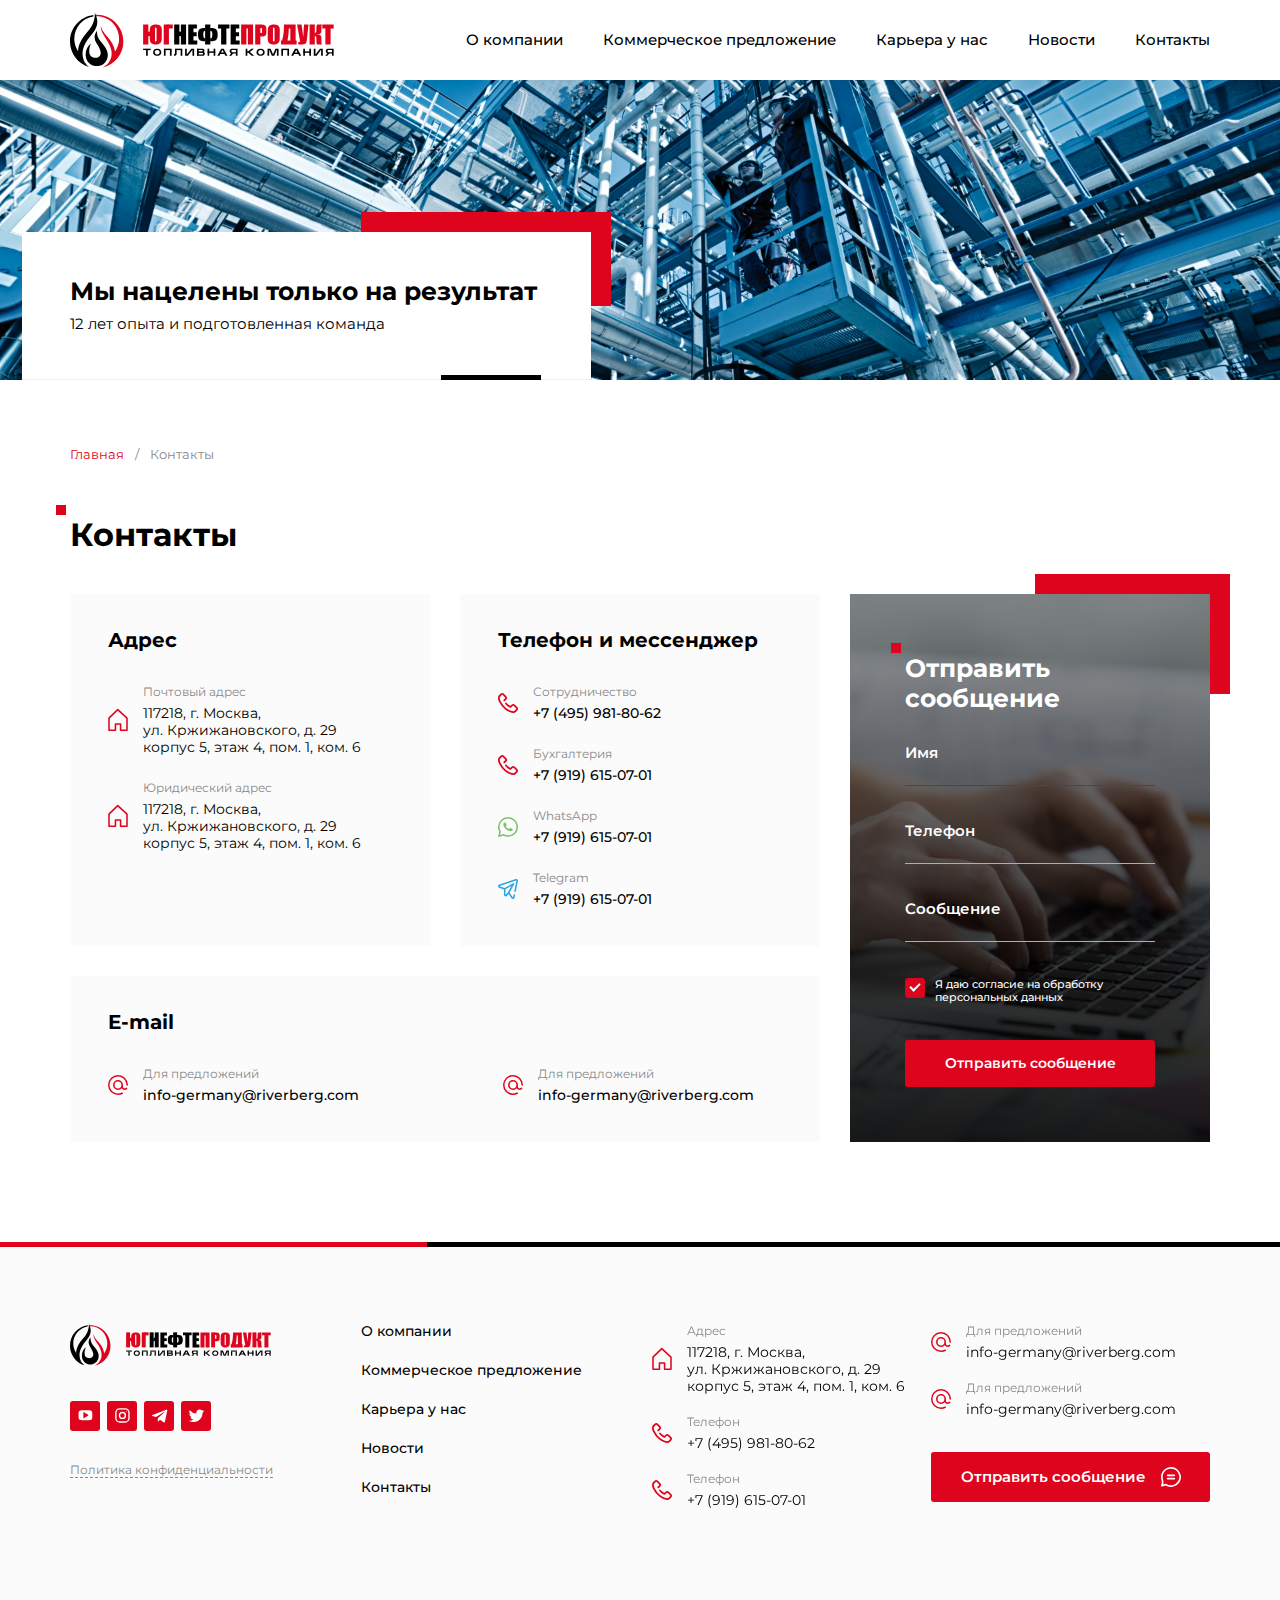
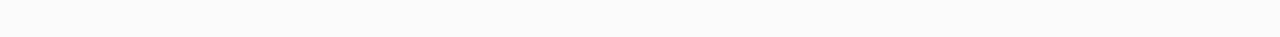
<file: contacts.html>
<!DOCTYPE html>
<html lang="ru">
	<head>
		<meta http-equiv="Content-Type" content="text/html; charset=utf-8">

		<!-- Адаптирование страницы для мобильных устройств -->
		<meta name="viewport" content="width=device-width, initial-scale=1, maximum-scale=1">

		<!-- Запрет распознования номера телефона -->
		<meta name="format-detection" content="telephone=no">
		<meta name="SKYPE_TOOLBAR" content ="SKYPE_TOOLBAR_PARSER_COMPATIBLE">

		<!-- Заголовок страницы -->
		<title>Заголовок страницы</title>

		<!-- Данное значение часто используют(использовали) поисковые системы -->
		<meta name="description" content="">
		<meta name="keywords" content="">

		<!-- Изменение цвета панели моб. браузера -->
		<meta name="msapplication-TileColor" content="#DE041D">
		<meta name="theme-color" content="#DE041D">

		<!-- Подключение шрифтов с гугла -->
		<link rel="preconnect" href="https://fonts.googleapis.com">
		<link rel="preconnect" href="https://fonts.gstatic.com" crossorigin>
		<link href="https://fonts.googleapis.com/css2?family=Montserrat:ital,wght@0,100;0,200;0,300;0,400;0,500;0,600;0,700;0,800;0,900;1,100;1,200;1,300;1,400;1,500;1,600;1,700;1,800;1,900&display=swap" rel="stylesheet">

		<!-- Подключение файлов стилей -->
		<link rel="stylesheet" href="css/fancybox.css">
		<link rel="stylesheet" href="css/styles.css">

		<link rel="stylesheet" href="css/response_1187.css" media="print, (max-width: 1187px)">
		<link rel="stylesheet" href="css/response_1023.css" media="print, (max-width: 1023px)">
		<link rel="stylesheet" href="css/response_767.css" media="print, (max-width: 767px)">
		<link rel="stylesheet" href="css/response_479.css" media="(max-width: 479px)">
	</head>

	<body>
		<div class="wrap">
			<div class="main">
				<header>
					<div class="info">
						<div class="cont row">
							<div class="logo">
								<img src="images/logo.svg" alt="">
								<img src="images/logo_part2.svg" alt="">
							</div>

							<button class="mob_menu_btn">
								<svg class="icon"><use xlink:href="images/sprite.svg#ic_mob_menu"></use></svg>
							</button>

							<nav class="menu row">
								<button class="close_btn">
									<svg class="icon"><use xlink:href="images/sprite.svg#ic_close"></use></svg>
								</button>

								<div class="item">
									<a href="/">О компании</a>
								</div>

								<div class="item">
									<a href="/">Коммерческое предложение</a>
								</div>

								<div class="item">
									<a href="/">Карьера у нас</a>
								</div>

								<div class="item">
									<a href="/">Новости</a>
								</div>

								<div class="item">
									<a class="active">Контакты</a>
								</div>
							</nav>
						</div>
					</div>
				</header>


				<section class="first_section mini">
					<div class="cont">
						<div class="info">
							<div class="title">Мы нацелены только на результат</div>

							<div class="desc">12 лет опыта и подготовленная команда</div>
						</div>
					</div>

					<div class="bg lozad" data-background-image="images/bg_first_section.jpg"></div>
				</section>


				<section class="page_head">
					<div class="cont">
						<div class="breadcrumbs">
							<a href="/">Главная</a> <span class="sep">/</span>
							<span class="current">Контакты</span>
						</div>
					</div>
				</section>


				<section class="contacts_info">
					<div class="cont">
						<div class="block_head">
							<div class="title">Контакты</div>
						</div>


						<div class="grid">
							<div class="section locations">
								<div class="title">Адрес</div>

								<div class="item">
									<div class="name">Почтовый адрес</div>

									<div class="location">117218, г. Москва,<br> ул. Кржижановского, д. 29<br> корпус 5, этаж 4, пом. 1, ком. 6</div>

									<div class="icon">
										<svg><use xlink:href="images/sprite.svg#ic_location"></use></svg>
									</div>
								</div>

								<div class="item">
									<div class="name">Юридический адрес</div>

									<div class="location">117218, г. Москва,<br> ул. Кржижановского, д. 29<br> корпус 5, этаж 4, пом. 1, ком. 6</div>

									<div class="icon">
										<svg><use xlink:href="images/sprite.svg#ic_location"></use></svg>
									</div>
								</div>
							</div>


							<div class="section phones">
								<div class="title">Телефон и мессенджер</div>

								<div class="item">
									<div class="name">Сотрудничество</div>

									<div class="phone">
										<a href="tel:+74959818062">+7 (495) 981-80-62</a>
									</div>

									<div class="icon">
										<svg><use xlink:href="images/sprite.svg#ic_phone"></use></svg>
									</div>
								</div>

								<div class="item">
									<div class="name">Бухгалтерия</div>

									<div class="phone">
										<a href="tel:+79196150701">+7 (919) 615-07-01</a>
									</div>

									<div class="icon">
										<svg><use xlink:href="images/sprite.svg#ic_phone"></use></svg>
									</div>
								</div>

								<div class="item">
									<div class="name">WhatsApp</div>

									<div class="phone">
										<a href="tel:+79196150701">+7 (919) 615-07-01</a>
									</div>

									<div class="icon whatsapp">
										<svg><use xlink:href="images/sprite.svg#ic_whatsapp"></use></svg>
									</div>
								</div>

								<div class="item">
									<div class="name">Telegram</div>

									<div class="phone">
										<a href="tel:+79196150701">+7 (919) 615-07-01</a>
									</div>

									<div class="icon telegram">
										<svg><use xlink:href="images/sprite.svg#ic_telegram2"></use></svg>
									</div>
								</div>
							</div>


							<div class="section emails">
								<div class="title">E-mail</div>

								<div class="row">
									<div class="item">
										<div class="name">Для предложений</div>

										<div class="email">
											<a href="mailto:info-germany@riverberg.com">info-germany@riverberg.com</a>
										</div>

										<div class="icon">
											<svg><use xlink:href="images/sprite.svg#ic_email"></use></svg>
										</div>
									</div>

									<div class="item">
										<div class="name">Для предложений</div>

										<div class="email">
											<a href="mailto:info-germany@riverberg.com">info-germany@riverberg.com</a>
										</div>

										<div class="icon">
											<svg><use xlink:href="images/sprite.svg#ic_email"></use></svg>
										</div>
									</div>
								</div>
							</div>


							<div class="feedback">
								<div class="title">Отправить сообщение</div>

								<form action="" class="form">
									<div class="line">
										<div class="label">Имя</div>

										<div class="field">
											<!-- <input type="text" name="" value="" class="input"> -->

											<input type="text" name="" value="" class="input error">
											<div class="error_text">Заполните поле</div>
										</div>
									</div>

									<div class="line">
										<div class="label">Телефон</div>

										<div class="field">
											<input type="tel" name="" value="" class="input">
										</div>
									</div>

									<div class="line">
										<div class="label">Сообщение</div>

										<div class="field">
											<input type="text" name="" value="" class="input">
										</div>
									</div>

									<div class="line agree">
										<div class="field">
											<input type="checkbox" name="agree" id="agree_check" checked>
											<label for="agree_check">Я даю согласие на обработку персональных данных</label>
										</div>
									</div>

									<div class="submit">
										<button type="submit" class="submit_btn">Отправить сообщение</button>
									</div>
								</form>

								<div class="bg lozad" data-background-image="images/bg_feedback.jpg"></div>
							</div>
						</div>
					</div>
				</section>
			</div>


			<footer>
				<div class="cont row">
					<div class="col_left">
						<div class="logo">
							<img src="images/logo.svg" alt="">
							<img src="images/logo_part2.svg" alt="">
						</div>

						<div class="socials">
							<a href="/" target="_blank" rel="noopener nofollow" class="youtube_link">
								<svg class="icon"><use xlink:href="images/sprite.svg#ic_youtube"></use></svg>
							</a>

							<a href="/" target="_blank" rel="noopener nofollow" class="instagram_link">
								<svg class="icon"><use xlink:href="images/sprite.svg#ic_instagram"></use></svg>
							</a>

							<a href="/" target="_blank" rel="noopener nofollow" class="telegram_link">
								<svg class="icon"><use xlink:href="images/sprite.svg#ic_telegram"></use></svg>
							</a>

							<a href="/" target="_blank" rel="noopener nofollow" class="twitter_link">
								<svg class="icon"><use xlink:href="images/sprite.svg#ic_twitter"></use></svg>
							</a>
						</div>

						<div class="privacy_policy_link">
							<a href="/">Политика конфиденциальности</a>
						</div>
					</div>


					<div class="menu">
						<div><a href="/">О компании</a></div>
						<div><a href="/">Коммерческое предложение</a></div>
						<div><a href="/">Карьера у нас</a></div>
						<div><a href="/">Новости</a></div>
						<div><a href="/">Контакты</a></div>
					</div>


					<div class="contacts">
						<div class="item">
							<div class="title">Адрес</div>

							<div class="location">117218, г. Москва,<br> ул. Кржижановского, д. 29<br> корпус 5, этаж 4, пом. 1, ком. 6</div>

							<div class="icon">
								<svg><use xlink:href="images/sprite.svg#ic_location"></use></svg>
							</div>
						</div>

						<div class="item">
							<div class="title">Телефон</div>

							<div class="phone">
								<a href="tel:+74959818062">+7 (495) 981-80-62</a>
							</div>

							<div class="icon">
								<svg><use xlink:href="images/sprite.svg#ic_phone"></use></svg>
							</div>
						</div>

						<div class="item">
							<div class="title">Телефон</div>

							<div class="phone">
								<a href="tel:+79196150701">+7 (919) 615-07-01</a>
							</div>

							<div class="icon">
								<svg><use xlink:href="images/sprite.svg#ic_phone"></use></svg>
							</div>
						</div>

						<div class="item">
							<div class="title">Для предложений</div>

							<div class="email">
								<a href="mailto:info-germany@riverberg.com">info-germany@riverberg.com</a>
							</div>

							<div class="icon">
								<svg><use xlink:href="images/sprite.svg#ic_email"></use></svg>
							</div>
						</div>

						<div class="item">
							<div class="title">Для предложений</div>

							<div class="email">
								<a href="mailto:info-germany@riverberg.com">info-germany@riverberg.com</a>
							</div>

							<div class="icon">
								<svg><use xlink:href="images/sprite.svg#ic_email"></use></svg>
							</div>
						</div>

						<button class="feedback_btn">
							<span>Отправить сообщение</span>
							<svg class="icon"><use xlink:href="images/sprite.svg#ic_message"></use></svg>
						</button>
					</div>
				</div>
			</footer>


			<div class="overlay"></div>
		</div>


		<div class="supports_error">
			Ваш браузер устарел рекомендуем обновить его до последней версии<br> или использовать другой более современный.
		</div>


		<!-- Подключение javascript файлов -->
		<script src="js/jquery-3.5.0.min.js"></script>
		<script src="js/lozad.min.js"></script>
		<script src="js/inputmask.min.js"></script>
		<script src="js/fancybox.min.js"></script>
		<script src="js/functions.js"></script>
		<script src="js/scripts.js"></script>
	</body>
</html>
</file>
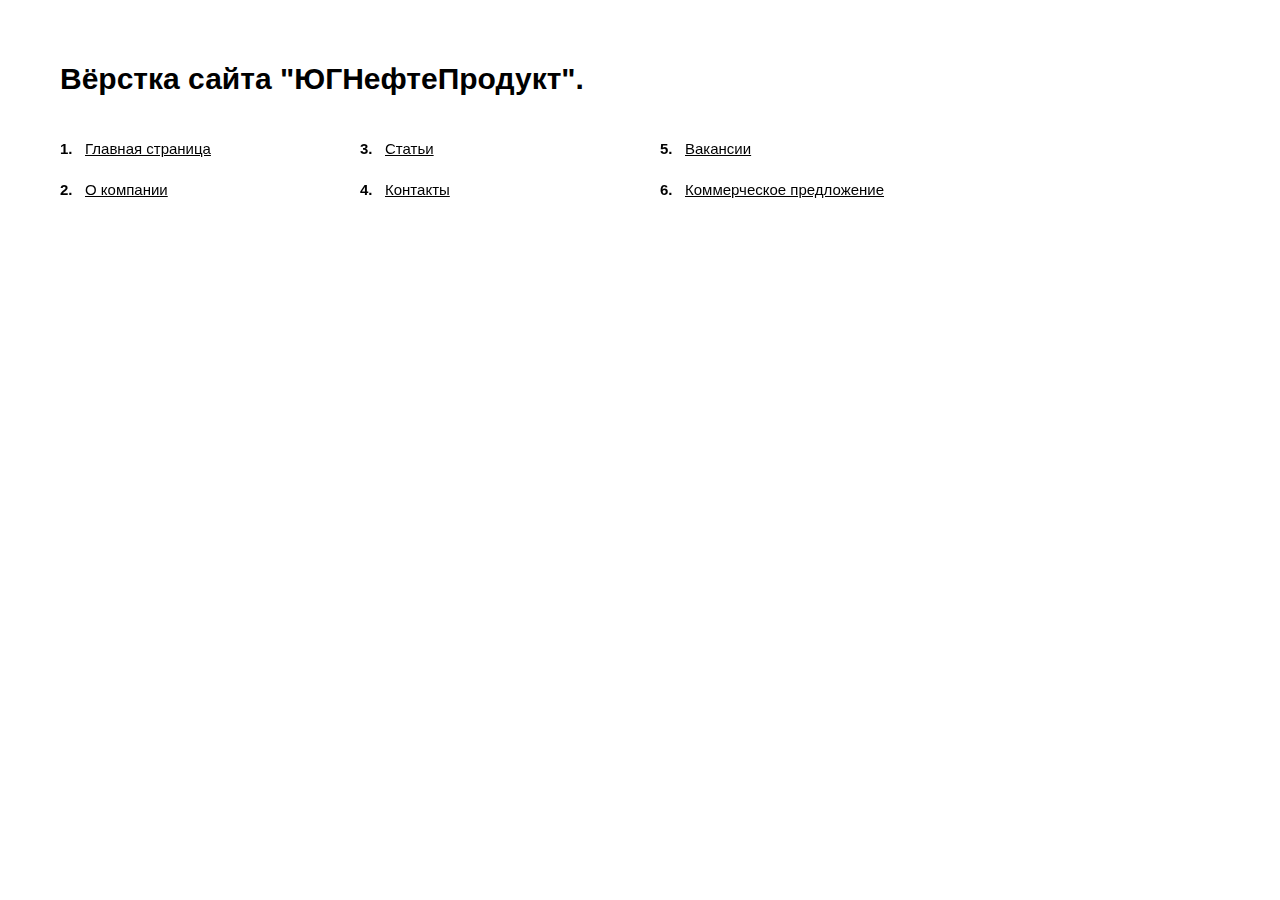
<file: demo_links.html>
<!DOCTYPE html>
<html lang="ru">
	<head>
		<meta http-equiv="Content-Type" content="text/html; charset=utf-8">

		<!-- Адаптирование страницы для мобильных устройств -->
		<meta name="viewport" content="width=device-width, initial-scale=1, maximum-scale=1">

		<!-- Запрет распознования номера телефона -->
		<meta name="format-detection" content="telephone=no">
		<meta name="SKYPE_TOOLBAR" content ="SKYPE_TOOLBAR_PARSER_COMPATIBLE">

		<style>
			*
			{
			    box-sizing: border-box;
			    margin: 0;
			    padding: 0;
			}

			*:before,
			*:after
			{
			    box-sizing: border-box;
			}


			.demo_links
			{
			    padding: 60px;
			}

			.demo_links .title
			{
			    font-family: Arial, 'Helvetica Neue', Helvetica, sans-serif;
			    font-size: 30px;
			    font-weight: 700;
			    line-height: 38px;

			    margin-bottom: 40px;
			}

			.demo_links ol
			{
			    font-family: Arial, 'Helvetica Neue', Helvetica, sans-serif;
			    font-size: 15px;
			    line-height: 21px;

			    counter-reset: li;

			    column-gap: 40px;
			    column-count: 4;
			}

			.demo_links ol li
			{
			    position: relative;

			    display: block;
			    overflow: hidden;

			    padding-left: 25px;

			    list-style-type: none;

			    transform: translateZ(0);

			    --webkit-column-break-inside: avoid;
			    page-break-inside: avoid;
			    break-inside: avoid;
			}

			.demo_links ol li + li
			{
			    margin-top: 20px;
			}

			.demo_links ol li:before
			{
			    color: var(--text_color);
			    font-weight: 700;

			    position: absolute;
			    top: 0;
			    left: 0;

			    content: counters(li, '.') '.';
			    counter-increment: li;
			}


			.demo_links li a
			{
			    color: #000;
			}

			.demo_links li a:hover
			{
			    text-decoration: none;
			}


			@media (max-width: 1279px)
			{
			    .demo_links ol
			    {
			        column-count: 3;
			    }
			}


			@media (max-width: 1023px)
			{
			    .demo_links
			    {
			        padding: 40px;
			    }

			    .demo_links .title
			    {
			        font-size: 28px;
			        line-height: 34px;

			        margin-bottom: 25px;
			    }

			    .demo_links ol
			    {
			        column-count: 2;
			    }
			}


			@media (max-width: 767px)
			{
			    .demo_links
			    {
			        padding: 30px;
			    }

			    .demo_links .title
			    {
			        font-size: 26px;
			        line-height: 32px;
			    }

			    .demo_links ol
			    {
			        column-gap: 40px;
			    }
			}


			@media (max-width: 479px)
			{
			    .demo_links
			    {
			        padding: 20px;
			    }

			    .demo_links .title
			    {
			        font-size: 22px;
			        line-height: 28px;

			        margin-bottom: 25px;
			    }

			    .demo_links ol
			    {
			        column-count: 1;
			    }

			    .demo_links ol li + li
			    {
			        margin-top: 15px;
			    }
			}

		</style>
	</head>

	<body>
		<div class="demo_links">
			<div class="title">Вёрстка сайта "ЮГНефтеПродукт".</div>

			<ol>
				<li><a href="/index.html" target="_blank">Главная страница</a></li>
				<li><a href="/about.html" target="_blank">О компании</a></li>
				<li><a href="/articles.html" target="_blank">Статьи</a></li>
				<li><a href="/contacts.html" target="_blank">Контакты</a></li>
				<li><a href="/vacancies.html" target="_blank">Вакансии</a></li>
				<li><a href="/сommercial_offer.html" target="_blank">Коммерческое предложение</a></li>
			</ol>
		</div>
	</body>
</html>
</file>
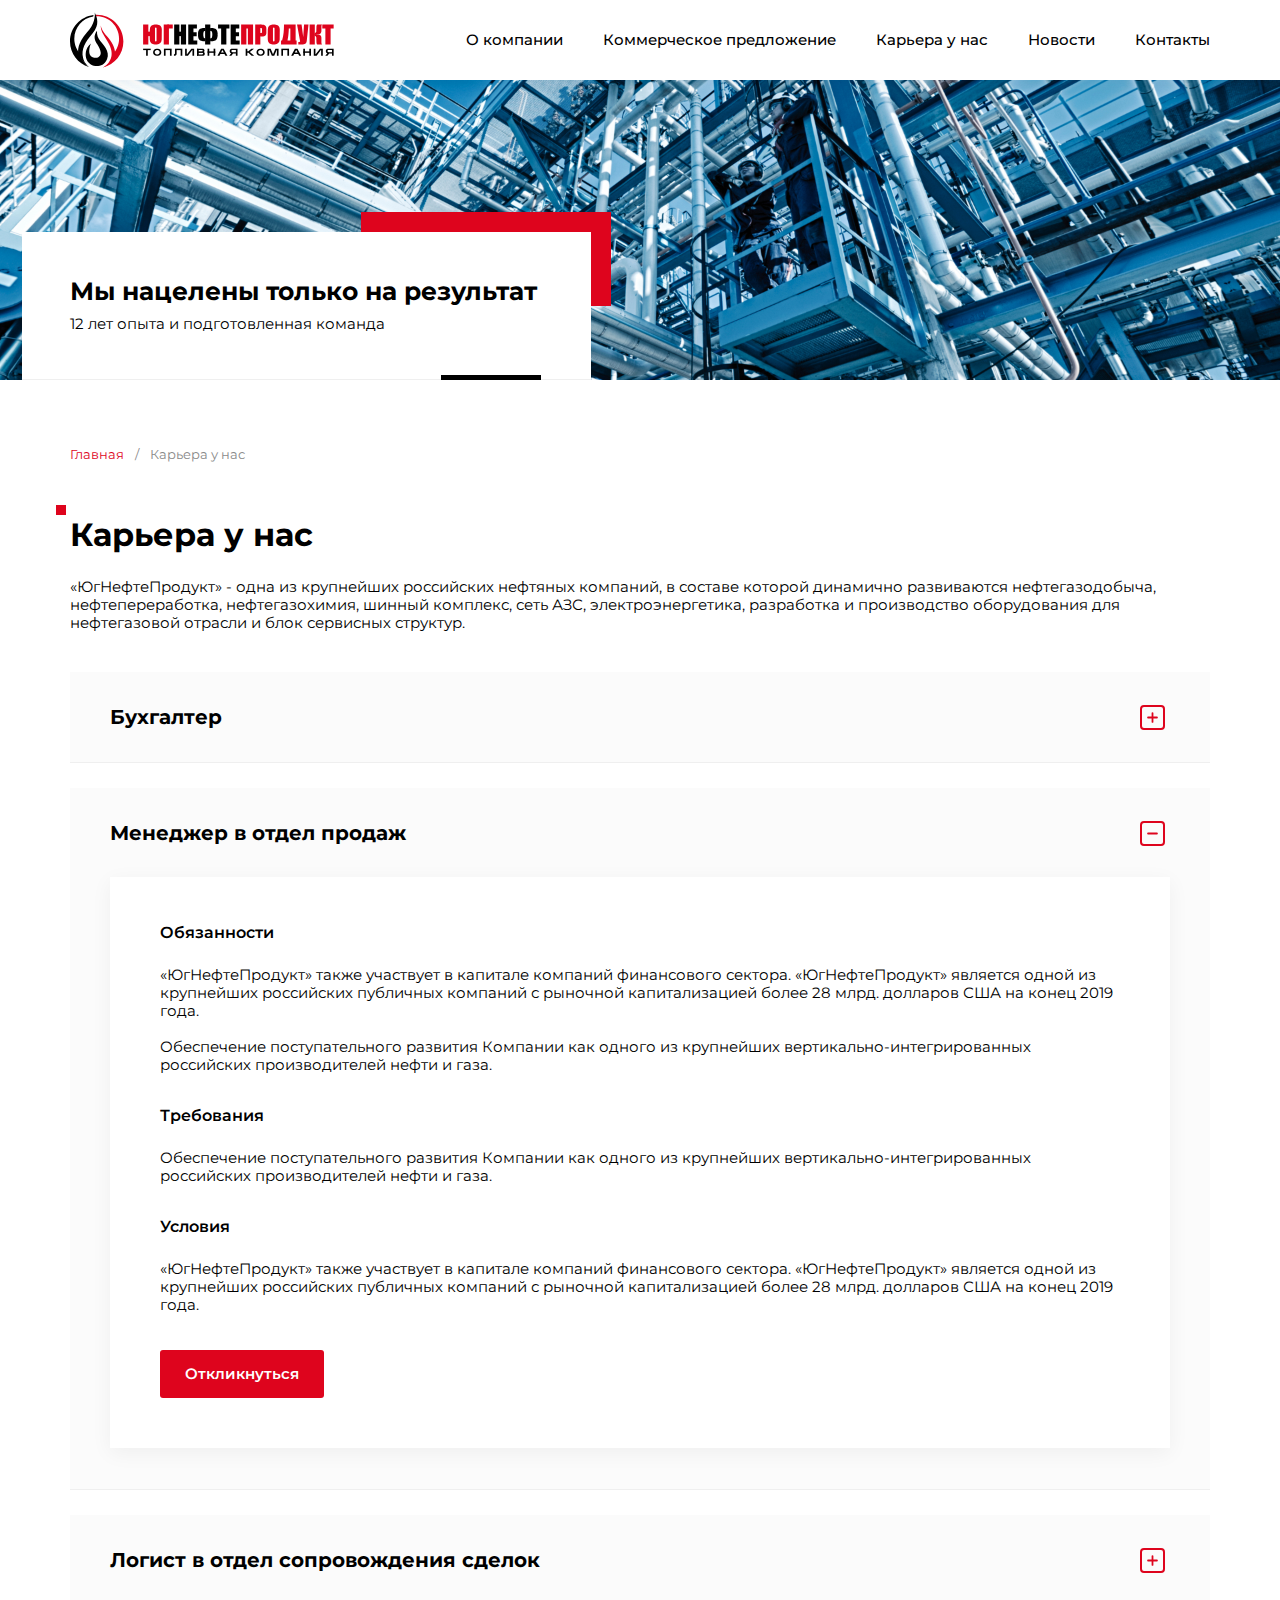
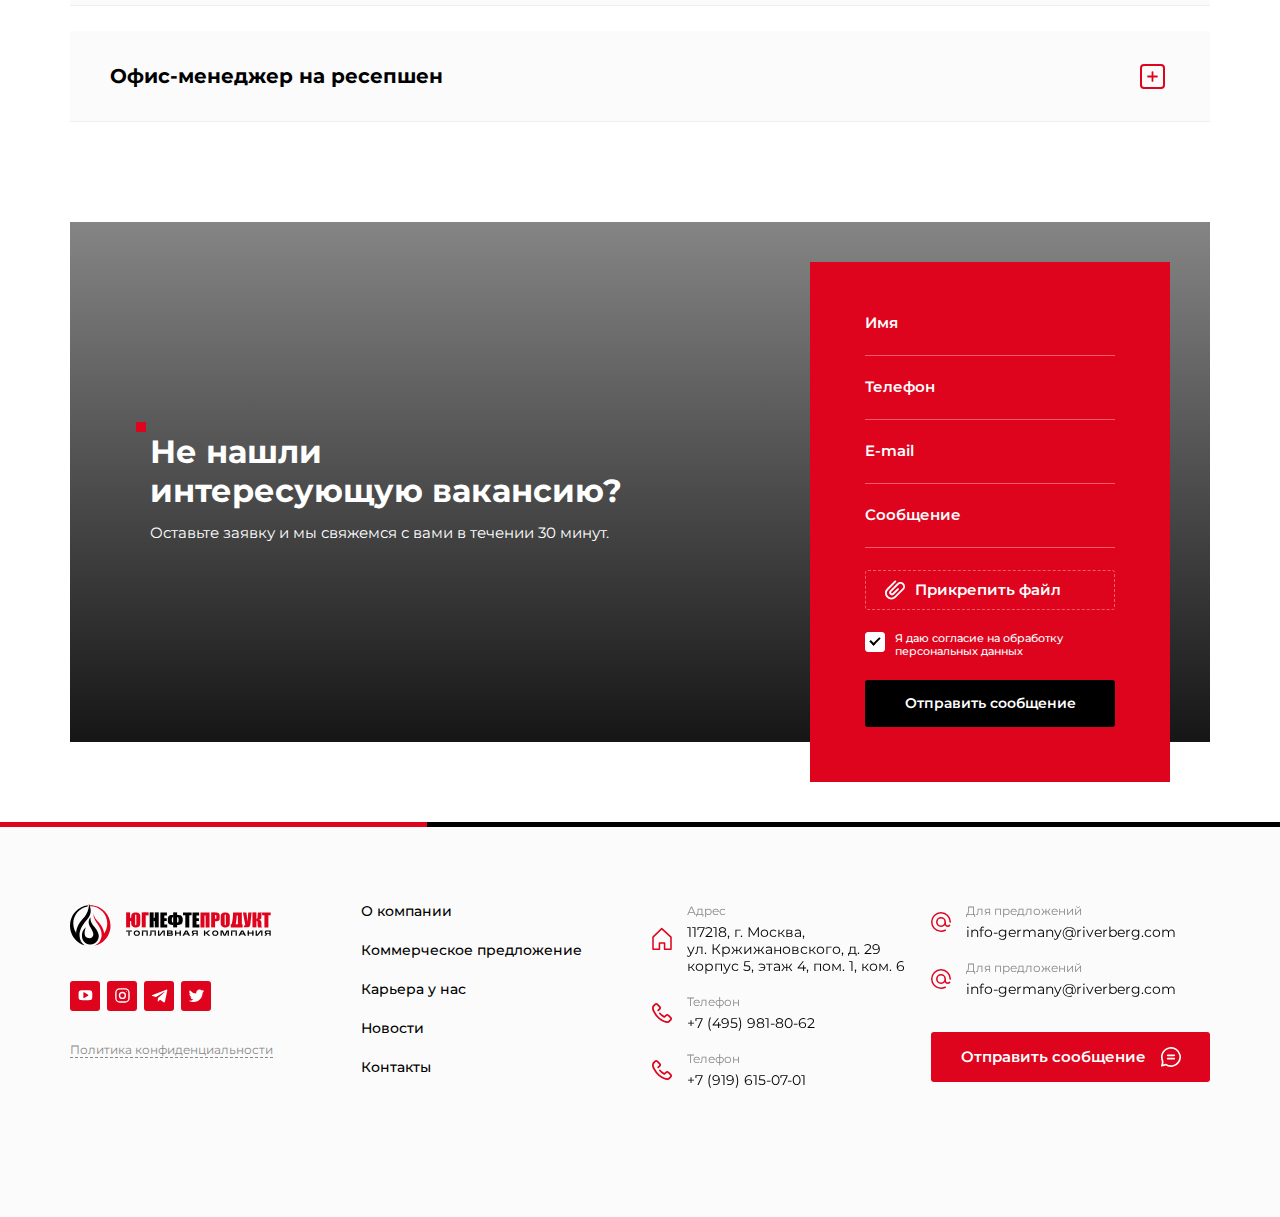
<file: vacancies.html>
<!DOCTYPE html>
<html lang="ru">
	<head>
		<meta http-equiv="Content-Type" content="text/html; charset=utf-8">

		<!-- Адаптирование страницы для мобильных устройств -->
		<meta name="viewport" content="width=device-width, initial-scale=1, maximum-scale=1">

		<!-- Запрет распознования номера телефона -->
		<meta name="format-detection" content="telephone=no">
		<meta name="SKYPE_TOOLBAR" content ="SKYPE_TOOLBAR_PARSER_COMPATIBLE">

		<!-- Заголовок страницы -->
		<title>Заголовок страницы</title>

		<!-- Данное значение часто используют(использовали) поисковые системы -->
		<meta name="description" content="">
		<meta name="keywords" content="">

		<!-- Изменение цвета панели моб. браузера -->
		<meta name="msapplication-TileColor" content="#DE041D">
		<meta name="theme-color" content="#DE041D">

		<!-- Подключение шрифтов с гугла -->
		<link rel="preconnect" href="https://fonts.googleapis.com">
		<link rel="preconnect" href="https://fonts.gstatic.com" crossorigin>
		<link href="https://fonts.googleapis.com/css2?family=Montserrat:ital,wght@0,100;0,200;0,300;0,400;0,500;0,600;0,700;0,800;0,900;1,100;1,200;1,300;1,400;1,500;1,600;1,700;1,800;1,900&display=swap" rel="stylesheet">

		<!-- Подключение файлов стилей -->
		<link rel="stylesheet" href="css/fancybox.css">
		<link rel="stylesheet" href="css/styles.css">

		<link rel="stylesheet" href="css/response_1187.css" media="print, (max-width: 1187px)">
		<link rel="stylesheet" href="css/response_1023.css" media="print, (max-width: 1023px)">
		<link rel="stylesheet" href="css/response_767.css" media="print, (max-width: 767px)">
		<link rel="stylesheet" href="css/response_479.css" media="(max-width: 479px)">
	</head>

	<body>
		<div class="wrap">
			<div class="main">
				<header>
					<div class="info">
						<div class="cont row">
							<div class="logo">
								<img src="images/logo.svg" alt="">
								<img src="images/logo_part2.svg" alt="">
							</div>

							<button class="mob_menu_btn">
								<svg class="icon"><use xlink:href="images/sprite.svg#ic_mob_menu"></use></svg>
							</button>

							<nav class="menu row">
								<button class="close_btn">
									<svg class="icon"><use xlink:href="images/sprite.svg#ic_close"></use></svg>
								</button>

								<div class="item">
									<a href="/">О компании</a>
								</div>

								<div class="item">
									<a href="/">Коммерческое предложение</a>
								</div>

								<div class="item">
									<a class="active">Карьера у нас</a>
								</div>

								<div class="item">
									<a href="/">Новости</a>
								</div>

								<div class="item">
									<a href="/">Контакты</a>
								</div>
							</nav>
						</div>
					</div>
				</header>


				<section class="first_section mini">
					<div class="cont">
						<div class="info">
							<div class="title">Мы нацелены только на результат</div>

							<div class="desc">12 лет опыта и подготовленная команда</div>
						</div>
					</div>

					<div class="bg lozad" data-background-image="images/bg_first_section.jpg"></div>
				</section>


				<section class="page_head">
					<div class="cont">
						<div class="breadcrumbs">
							<a href="/">Главная</a> <span class="sep">/</span>
							<span class="current">Карьера у нас</span>
						</div>
					</div>
				</section>


				<section class="vacancies">
					<div class="cont">
						<div class="block_head">
							<div class="title">Карьера у нас</div>

							<div class="desc">«ЮгНефтеПродукт» - одна из крупнейших российских нефтяных компаний, в составе которой динамично развиваются нефтегазодобыча, нефтепереработка, нефтегазохимия, шинный комплекс, сеть АЗС, электроэнергетика, разработка и производство оборудования для нефтегазовой отрасли и блок сервисных структур.</div>
						</div>


						<div class="accordion">
							<div class="accordion_item">
								<div class="head">
									<div class="title">Бухгалтер</div>

									<div class="icon">
										<svg><use xlink:href="images/sprite.svg#ic_plus"></use></svg>
										<svg><use xlink:href="images/sprite.svg#ic_minus"></use></svg>
									</div>
								</div>

								<div class="data">
									<div class="vacancy_info">
										<div class="section">
											<div class="title">Обязанности</div>

											<div class="text_block">
												<p>«ЮгНефтеПродукт» также участвует в капитале компаний финансового сектора. «ЮгНефтеПродукт» является одной из крупнейших российских публичных компаний с рыночной капитализацией более 28 млрд. долларов США на конец 2019 года.</p>

												<p>Обеспечение поступательного развития Компании как одного из крупнейших вертикально-интегрированных российских производителей нефти и газа.</p>
											</div>
										</div>

										<div class="section">
											<div class="title">Требования</div>

											<div class="text_block">
												<p>Обеспечение поступательного развития Компании как одного из крупнейших вертикально-интегрированных российских производителей нефти и газа.</p>
											</div>
										</div>

										<div class="section">
											<div class="title">Условия</div>

											<div class="text_block">
												<p>«ЮгНефтеПродукт» также участвует в капитале компаний финансового сектора. «ЮгНефтеПродукт» является одной из крупнейших российских публичных компаний с рыночной капитализацией более 28 млрд. долларов США на конец 2019 года.</p>
											</div>
										</div>

										<button class="respond_btn">Откликнуться</button>
									</div>
								</div>
							</div>


							<div class="accordion_item active">
								<div class="head">
									<div class="title">Менеджер в отдел продаж</div>

									<div class="icon">
										<svg><use xlink:href="images/sprite.svg#ic_plus"></use></svg>
										<svg><use xlink:href="images/sprite.svg#ic_minus"></use></svg>
									</div>
								</div>

								<div class="data" style="display: block;">
									<div class="vacancy_info">
										<div class="section">
											<div class="title">Обязанности</div>

											<div class="text_block">
												<p>«ЮгНефтеПродукт» также участвует в капитале компаний финансового сектора. «ЮгНефтеПродукт» является одной из крупнейших российских публичных компаний с рыночной капитализацией более 28 млрд. долларов США на конец 2019 года.</p>

												<p>Обеспечение поступательного развития Компании как одного из крупнейших вертикально-интегрированных российских производителей нефти и газа.</p>
											</div>
										</div>

										<div class="section">
											<div class="title">Требования</div>

											<div class="text_block">
												<p>Обеспечение поступательного развития Компании как одного из крупнейших вертикально-интегрированных российских производителей нефти и газа.</p>
											</div>
										</div>

										<div class="section">
											<div class="title">Условия</div>

											<div class="text_block">
												<p>«ЮгНефтеПродукт» также участвует в капитале компаний финансового сектора. «ЮгНефтеПродукт» является одной из крупнейших российских публичных компаний с рыночной капитализацией более 28 млрд. долларов США на конец 2019 года.</p>
											</div>
										</div>

										<button class="respond_btn">Откликнуться</button>
									</div>
								</div>
							</div>


							<div class="accordion_item">
								<div class="head">
									<div class="title">Логист в отдел сопровождения сделок</div>

									<div class="icon">
										<svg><use xlink:href="images/sprite.svg#ic_plus"></use></svg>
										<svg><use xlink:href="images/sprite.svg#ic_minus"></use></svg>
									</div>
								</div>

								<div class="data">
									<div class="vacancy_info">
										<div class="section">
											<div class="title">Обязанности</div>

											<div class="text_block">
												<p>«ЮгНефтеПродукт» также участвует в капитале компаний финансового сектора. «ЮгНефтеПродукт» является одной из крупнейших российских публичных компаний с рыночной капитализацией более 28 млрд. долларов США на конец 2019 года.</p>

												<p>Обеспечение поступательного развития Компании как одного из крупнейших вертикально-интегрированных российских производителей нефти и газа.</p>
											</div>
										</div>

										<div class="section">
											<div class="title">Требования</div>

											<div class="text_block">
												<p>Обеспечение поступательного развития Компании как одного из крупнейших вертикально-интегрированных российских производителей нефти и газа.</p>
											</div>
										</div>

										<div class="section">
											<div class="title">Условия</div>

											<div class="text_block">
												<p>«ЮгНефтеПродукт» также участвует в капитале компаний финансового сектора. «ЮгНефтеПродукт» является одной из крупнейших российских публичных компаний с рыночной капитализацией более 28 млрд. долларов США на конец 2019 года.</p>
											</div>
										</div>

										<button class="respond_btn">Откликнуться</button>
									</div>
								</div>
							</div>


							<div class="accordion_item">
								<div class="head">
									<div class="title">Офис-менеджер на ресепшен</div>

									<div class="icon">
										<svg><use xlink:href="images/sprite.svg#ic_plus"></use></svg>
										<svg><use xlink:href="images/sprite.svg#ic_minus"></use></svg>
									</div>
								</div>

								<div class="data">
									<div class="vacancy_info">
										<div class="section">
											<div class="title">Обязанности</div>

											<div class="text_block">
												<p>«ЮгНефтеПродукт» также участвует в капитале компаний финансового сектора. «ЮгНефтеПродукт» является одной из крупнейших российских публичных компаний с рыночной капитализацией более 28 млрд. долларов США на конец 2019 года.</p>

												<p>Обеспечение поступательного развития Компании как одного из крупнейших вертикально-интегрированных российских производителей нефти и газа.</p>
											</div>
										</div>

										<div class="section">
											<div class="title">Требования</div>

											<div class="text_block">
												<p>Обеспечение поступательного развития Компании как одного из крупнейших вертикально-интегрированных российских производителей нефти и газа.</p>
											</div>
										</div>

										<div class="section">
											<div class="title">Условия</div>

											<div class="text_block">
												<p>«ЮгНефтеПродукт» также участвует в капитале компаний финансового сектора. «ЮгНефтеПродукт» является одной из крупнейших российских публичных компаний с рыночной капитализацией более 28 млрд. долларов США на конец 2019 года.</p>
											</div>
										</div>

										<button class="respond_btn">Откликнуться</button>
									</div>
								</div>
							</div>
						</div>
					</div>
				</section>


				<section class="action_form">
					<div class="cont">
						<div class="data">
							<div class="block_head">
								<div class="title">Не нашли<br> интересующую вакансию?</div>

								<div class="desc">Оставьте заявку и мы свяжемся с вами в течении 30 минут.</div>
							</div>

							<form action="" class="form">
								<div class="line">
									<div class="label">Имя</div>

									<div class="field">
										<input type="text" name="" value="" class="input">

										<!-- <input type="text" name="" value="" class="input error">
										<div class="error_text">Заполните поле</div> -->
									</div>
								</div>

								<div class="line">
									<div class="label">Телефон</div>

									<div class="field">
										<input type="tel" name="" value="" class="input">
									</div>
								</div>

								<div class="line">
									<div class="label">E-mail</div>

									<div class="field">
										<input type="email" name="" value="" class="input">
									</div>
								</div>

								<div class="line">
									<div class="label">Сообщение</div>

									<div class="field">
										<input type="text" name="" value="" class="input">
									</div>
								</div>

								<div class="line file">
									<div class="field">
										<input type="file" name="file" id="file">

										<label for="file">
											<svg class="icon"><use xlink:href="images/sprite.svg#ic_file"></use></svg>
											<span>Прикрепить файл</span>
										</label>

										<button type="button" class="remove_btn">
											<svg class="icon"><use xlink:href="images/sprite.svg#ic_close"></use></svg>
										</button>
									</div>
								</div>

								<div class="line agree">
									<div class="field">
										<input type="checkbox" name="agree" id="agree_check" checked>
										<label for="agree_check">Я даю согласие на обработку персональных данных</label>
									</div>
								</div>

								<div class="submit">
									<button type="submit" class="submit_btn">Отправить сообщение</button>
								</div>
							</form>

							<div class="bg lozad" data-background-image="images/bg_action_form.jpg"></div>
						</div>
					</div>
				</section>
			</div>


			<footer>
				<div class="cont row">
					<div class="col_left">
						<div class="logo">
							<img src="images/logo.svg" alt="">
							<img src="images/logo_part2.svg" alt="">
						</div>

						<div class="socials">
							<a href="/" target="_blank" rel="noopener nofollow" class="youtube_link">
								<svg class="icon"><use xlink:href="images/sprite.svg#ic_youtube"></use></svg>
							</a>

							<a href="/" target="_blank" rel="noopener nofollow" class="instagram_link">
								<svg class="icon"><use xlink:href="images/sprite.svg#ic_instagram"></use></svg>
							</a>

							<a href="/" target="_blank" rel="noopener nofollow" class="telegram_link">
								<svg class="icon"><use xlink:href="images/sprite.svg#ic_telegram"></use></svg>
							</a>

							<a href="/" target="_blank" rel="noopener nofollow" class="twitter_link">
								<svg class="icon"><use xlink:href="images/sprite.svg#ic_twitter"></use></svg>
							</a>
						</div>

						<div class="privacy_policy_link">
							<a href="/">Политика конфиденциальности</a>
						</div>
					</div>


					<div class="menu">
						<div><a href="/">О компании</a></div>
						<div><a href="/">Коммерческое предложение</a></div>
						<div><a href="/">Карьера у нас</a></div>
						<div><a href="/">Новости</a></div>
						<div><a href="/">Контакты</a></div>
					</div>


					<div class="contacts">
						<div class="item">
							<div class="title">Адрес</div>

							<div class="location">117218, г. Москва,<br> ул. Кржижановского, д. 29<br> корпус 5, этаж 4, пом. 1, ком. 6</div>

							<div class="icon">
								<svg><use xlink:href="images/sprite.svg#ic_location"></use></svg>
							</div>
						</div>

						<div class="item">
							<div class="title">Телефон</div>

							<div class="phone">
								<a href="tel:+74959818062">+7 (495) 981-80-62</a>
							</div>

							<div class="icon">
								<svg><use xlink:href="images/sprite.svg#ic_phone"></use></svg>
							</div>
						</div>

						<div class="item">
							<div class="title">Телефон</div>

							<div class="phone">
								<a href="tel:+79196150701">+7 (919) 615-07-01</a>
							</div>

							<div class="icon">
								<svg><use xlink:href="images/sprite.svg#ic_phone"></use></svg>
							</div>
						</div>

						<div class="item">
							<div class="title">Для предложений</div>

							<div class="email">
								<a href="mailto:info-germany@riverberg.com">info-germany@riverberg.com</a>
							</div>

							<div class="icon">
								<svg><use xlink:href="images/sprite.svg#ic_email"></use></svg>
							</div>
						</div>

						<div class="item">
							<div class="title">Для предложений</div>

							<div class="email">
								<a href="mailto:info-germany@riverberg.com">info-germany@riverberg.com</a>
							</div>

							<div class="icon">
								<svg><use xlink:href="images/sprite.svg#ic_email"></use></svg>
							</div>
						</div>

						<button class="feedback_btn">
							<span>Отправить сообщение</span>
							<svg class="icon"><use xlink:href="images/sprite.svg#ic_message"></use></svg>
						</button>
					</div>
				</div>
			</footer>


			<div class="overlay"></div>
		</div>


		<div class="supports_error">
			Ваш браузер устарел рекомендуем обновить его до последней версии<br> или использовать другой более современный.
		</div>


		<!-- Подключение javascript файлов -->
		<script src="js/jquery-3.5.0.min.js"></script>
		<script src="js/lozad.min.js"></script>
		<script src="js/inputmask.min.js"></script>
		<script src="js/fancybox.min.js"></script>
		<script src="js/functions.js"></script>
		<script src="js/scripts.js"></script>
	</body>
</html>
</file>
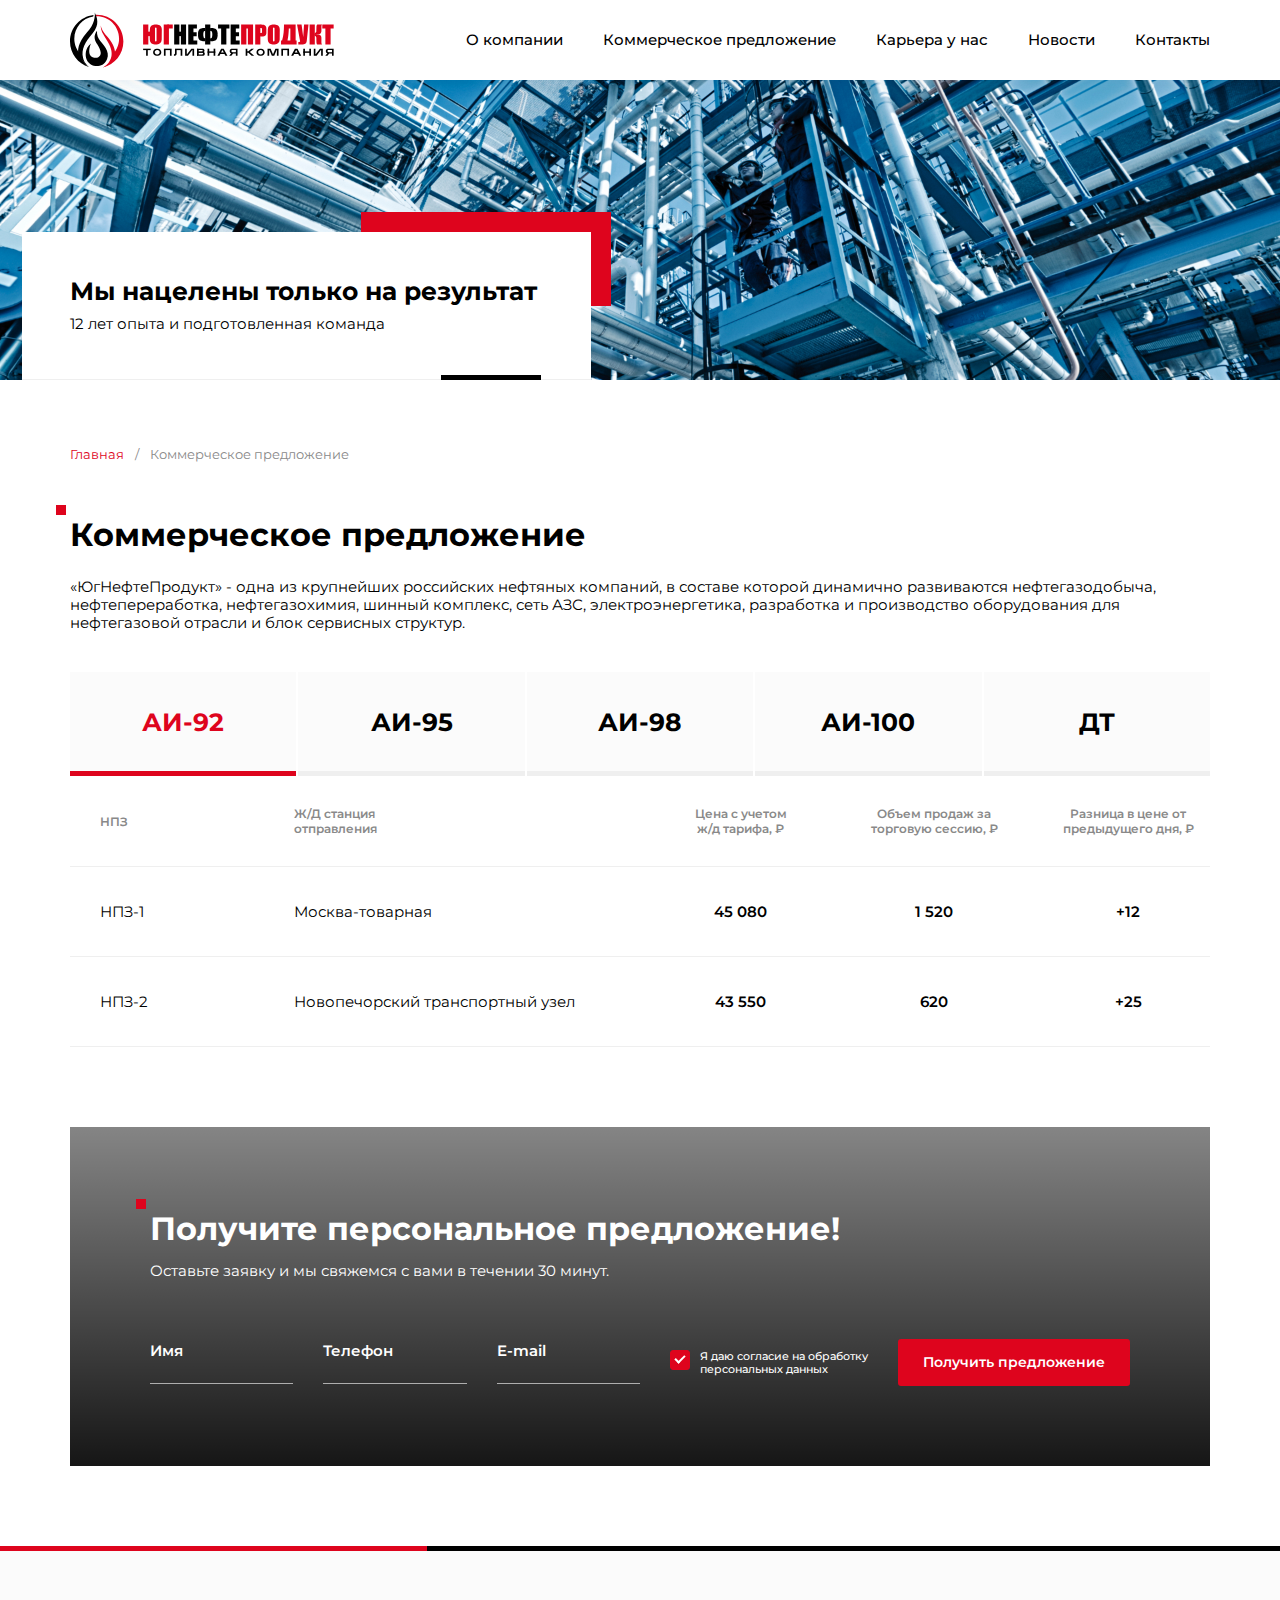
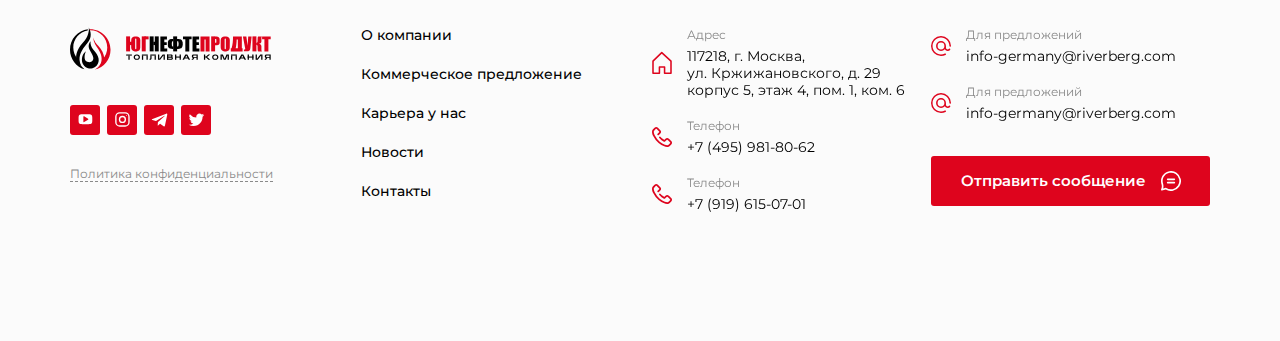
<file: сommercial_offer.html>
<!DOCTYPE html>
<html lang="ru">
	<head>
		<meta http-equiv="Content-Type" content="text/html; charset=utf-8">

		<!-- Адаптирование страницы для мобильных устройств -->
		<meta name="viewport" content="width=device-width, initial-scale=1, maximum-scale=1">

		<!-- Запрет распознования номера телефона -->
		<meta name="format-detection" content="telephone=no">
		<meta name="SKYPE_TOOLBAR" content ="SKYPE_TOOLBAR_PARSER_COMPATIBLE">

		<!-- Заголовок страницы -->
		<title>Заголовок страницы</title>

		<!-- Данное значение часто используют(использовали) поисковые системы -->
		<meta name="description" content="">
		<meta name="keywords" content="">

		<!-- Изменение цвета панели моб. браузера -->
		<meta name="msapplication-TileColor" content="#DE041D">
		<meta name="theme-color" content="#DE041D">

		<!-- Подключение шрифтов с гугла -->
		<link rel="preconnect" href="https://fonts.googleapis.com">
		<link rel="preconnect" href="https://fonts.gstatic.com" crossorigin>
		<link href="https://fonts.googleapis.com/css2?family=Montserrat:ital,wght@0,100;0,200;0,300;0,400;0,500;0,600;0,700;0,800;0,900;1,100;1,200;1,300;1,400;1,500;1,600;1,700;1,800;1,900&display=swap" rel="stylesheet">

		<!-- Подключение файлов стилей -->
		<link rel="stylesheet" href="css/fancybox.css">
		<link rel="stylesheet" href="css/styles.css">

		<link rel="stylesheet" href="css/response_1187.css" media="print, (max-width: 1187px)">
		<link rel="stylesheet" href="css/response_1023.css" media="print, (max-width: 1023px)">
		<link rel="stylesheet" href="css/response_767.css" media="print, (max-width: 767px)">
		<link rel="stylesheet" href="css/response_479.css" media="(max-width: 479px)">
	</head>

	<body>
		<div class="wrap">
			<div class="main">
				<header>
					<div class="info">
						<div class="cont row">
							<div class="logo">
								<img src="images/logo.svg" alt="">
								<img src="images/logo_part2.svg" alt="">
							</div>

							<button class="mob_menu_btn">
								<svg class="icon"><use xlink:href="images/sprite.svg#ic_mob_menu"></use></svg>
							</button>

							<nav class="menu row">
								<button class="close_btn">
									<svg class="icon"><use xlink:href="images/sprite.svg#ic_close"></use></svg>
								</button>

								<div class="item">
									<a href="/">О компании</a>
								</div>

								<div class="item">
									<a class="active">Коммерческое предложение</a>
								</div>

								<div class="item">
									<a href="/">Карьера у нас</a>
								</div>

								<div class="item">
									<a href="/">Новости</a>
								</div>

								<div class="item">
									<a href="/">Контакты</a>
								</div>
							</nav>
						</div>
					</div>
				</header>


				<section class="first_section mini">
					<div class="cont">
						<div class="info">
							<div class="title">Мы нацелены только на результат</div>

							<div class="desc">12 лет опыта и подготовленная команда</div>
						</div>
					</div>

					<div class="bg lozad" data-background-image="images/bg_first_section.jpg"></div>
				</section>


				<section class="page_head">
					<div class="cont">
						<div class="breadcrumbs">
							<a href="/">Главная</a> <span class="sep">/</span>
							<span class="current">Коммерческое предложение</span>
						</div>
					</div>
				</section>


				<section class="сommercial_offer tabs_container accordion">
					<div class="cont">
						<div class="block_head">
							<div class="title">Коммерческое предложение</div>

							<div class="desc">«ЮгНефтеПродукт» - одна из крупнейших российских нефтяных компаний, в составе которой динамично развиваются нефтегазодобыча, нефтепереработка, нефтегазохимия, шинный комплекс, сеть АЗС, электроэнергетика, разработка и производство оборудования для нефтегазовой отрасли и блок сервисных структур.</div>
						</div>


						<div class="tabs">
							<button data-content="#tab1" data-level="level1" class="active">АИ-92</button>
							<button data-content="#tab2" data-level="level1">АИ-95</button>
							<button data-content="#tab3" data-level="level1">АИ-98</button>
							<button data-content="#tab4" data-level="level1">АИ-100</button>
							<button data-content="#tab5" data-level="level1">ДТ</button>
						</div>


						<div class="accordion_item active">
							<div class="head">
								<div class="title">АИ-92</div>

								<div class="icon">
									<svg><use xlink:href="images/sprite.svg#ic_plus"></use></svg>
									<svg><use xlink:href="images/sprite.svg#ic_minus"></use></svg>
								</div>
							</div>

							<div class="tab_content level1 data active" id="tab1" style="display: block;">
								<table>
									<thead>
										<tr>
											<th>НПЗ</th>
											<th>Ж/Д станция<br> отправления</th>
											<th class="center">Цена с учетом<br> ж/д тарифа, ₽</th>
											<th class="center">Объем продаж за<br> торговую сессию, ₽</th>
											<th class="center">Разница в цене от<br> предыдущего дня, ₽</th>
										</tr>
									</thead>

									<tbody>
										<tr>
											<td data-column="НПЗ">
												<div>НПЗ-1</div>
											</td>

											<td data-column="Ж/Д станция отправления">
												<div>Москва-товарная</div>
											</td>

											<td class="center" data-column="Цена с учетом ж/д тарифа, ₽">
												<div><b>45 080</b></div>
											</td>

											<td class="center" data-column="Объем продаж за торговую сессию, ₽">
												<div><b>1 520</b></div>
											</td>

											<td class="center" data-column="Разница в цене от предыдущего дня, ₽">
												<div><b>+12</b></div>
											</td>
										</tr>

										<tr>
											<td data-column="НПЗ">
												<div>НПЗ-2</div>
											</td>

											<td data-column="Ж/Д станция отправления">
												<div>Новопечорский транспортный узел</div>
											</td>

											<td class="center" data-column="Цена с учетом ж/д тарифа, ₽">
												<div><b>43 550</b></div>
											</td>

											<td class="center" data-column="Объем продаж за торговую сессию, ₽">
												<div><b>620</b></div>
											</td>

											<td class="center" data-column="Разница в цене от предыдущего дня, ₽">
												<div><b>+25</b></div>
											</td>
										</tr>
									</tbody>
								</table>
							</div>
						</div>


						<div class="accordion_item">
							<div class="head">
								<div class="title">АИ-95</div>

								<div class="icon">
									<svg><use xlink:href="images/sprite.svg#ic_plus"></use></svg>
									<svg><use xlink:href="images/sprite.svg#ic_minus"></use></svg>
								</div>
							</div>

							<div class="tab_content level1 data level1" id="tab2">
								<table>
									<thead>
										<tr>
											<th>НПЗ</th>
											<th>Ж/Д станция<br> отправления</th>
											<th class="center">Цена с учетом<br> ж/д тарифа, ₽</th>
											<th class="center">Объем продаж за<br> торговую сессию, ₽</th>
											<th class="center">Разница в цене от<br> предыдущего дня, ₽</th>
										</tr>
									</thead>

									<tbody>
										<tr>
											<td data-column="НПЗ">
												<div>НПЗ-1</div>
											</td>

											<td data-column="Ж/Д станция отправления">
												<div>Москва-товарная</div>
											</td>

											<td class="center" data-column="Цена с учетом ж/д тарифа, ₽">
												<div><b>45 080</b></div>
											</td>

											<td class="center" data-column="Объем продаж за торговую сессию, ₽">
												<div><b>1 520</b></div>
											</td>

											<td class="center" data-column="Разница в цене от предыдущего дня, ₽">
												<div><b>+12</b></div>
											</td>
										</tr>

										<tr>
											<td data-column="НПЗ">
												<div>НПЗ-2</div>
											</td>

											<td data-column="Ж/Д станция отправления">
												<div>Новопечорский транспортный узел</div>
											</td>

											<td class="center" data-column="Цена с учетом ж/д тарифа, ₽">
												<div><b>43 550</b></div>
											</td>

											<td class="center" data-column="Объем продаж за торговую сессию, ₽">
												<div><b>620</b></div>
											</td>

											<td class="center" data-column="Разница в цене от предыдущего дня, ₽">
												<div><b>+25</b></div>
											</td>
										</tr>
									</tbody>
								</table>
							</div>
						</div>


						<div class="accordion_item">
							<div class="head">
								<div class="title">АИ-98</div>

								<div class="icon">
									<svg><use xlink:href="images/sprite.svg#ic_plus"></use></svg>
									<svg><use xlink:href="images/sprite.svg#ic_minus"></use></svg>
								</div>
							</div>

							<div class="tab_content level1 data" id="tab3">
								<table>
									<thead>
										<tr>
											<th>НПЗ</th>
											<th>Ж/Д станция<br> отправления</th>
											<th class="center">Цена с учетом<br> ж/д тарифа, ₽</th>
											<th class="center">Объем продаж за<br> торговую сессию, ₽</th>
											<th class="center">Разница в цене от<br> предыдущего дня, ₽</th>
										</tr>
									</thead>

									<tbody>
										<tr>
											<td data-column="НПЗ">
												<div>НПЗ-1</div>
											</td>

											<td data-column="Ж/Д станция отправления">
												<div>Москва-товарная</div>
											</td>

											<td class="center" data-column="Цена с учетом ж/д тарифа, ₽">
												<div><b>45 080</b></div>
											</td>

											<td class="center" data-column="Объем продаж за торговую сессию, ₽">
												<div><b>1 520</b></div>
											</td>

											<td class="center" data-column="Разница в цене от предыдущего дня, ₽">
												<div><b>+12</b></div>
											</td>
										</tr>

										<tr>
											<td data-column="НПЗ">
												<div>НПЗ-2</div>
											</td>

											<td data-column="Ж/Д станция отправления">
												<div>Новопечорский транспортный узел</div>
											</td>

											<td class="center" data-column="Цена с учетом ж/д тарифа, ₽">
												<div><b>43 550</b></div>
											</td>

											<td class="center" data-column="Объем продаж за торговую сессию, ₽">
												<div><b>620</b></div>
											</td>

											<td class="center" data-column="Разница в цене от предыдущего дня, ₽">
												<div><b>+25</b></div>
											</td>
										</tr>
									</tbody>
								</table>
							</div>
						</div>


						<div class="accordion_item">
							<div class="head">
								<div class="title">АИ-100</div>

								<div class="icon">
									<svg><use xlink:href="images/sprite.svg#ic_plus"></use></svg>
									<svg><use xlink:href="images/sprite.svg#ic_minus"></use></svg>
								</div>
							</div>

							<div class="tab_content level1 data" id="tab4">
								<table>
									<thead>
										<tr>
											<th>НПЗ</th>
											<th>Ж/Д станция<br> отправления</th>
											<th class="center">Цена с учетом<br> ж/д тарифа, ₽</th>
											<th class="center">Объем продаж за<br> торговую сессию, ₽</th>
											<th class="center">Разница в цене от<br> предыдущего дня, ₽</th>
										</tr>
									</thead>

									<tbody>
										<tr>
											<td data-column="НПЗ">
												<div>НПЗ-1</div>
											</td>

											<td data-column="Ж/Д станция отправления">
												<div>Москва-товарная</div>
											</td>

											<td class="center" data-column="Цена с учетом ж/д тарифа, ₽">
												<div><b>45 080</b></div>
											</td>

											<td class="center" data-column="Объем продаж за торговую сессию, ₽">
												<div><b>1 520</b></div>
											</td>

											<td class="center" data-column="Разница в цене от предыдущего дня, ₽">
												<div><b>+12</b></div>
											</td>
										</tr>

										<tr>
											<td data-column="НПЗ">
												<div>НПЗ-2</div>
											</td>

											<td data-column="Ж/Д станция отправления">
												<div>Новопечорский транспортный узел</div>
											</td>

											<td class="center" data-column="Цена с учетом ж/д тарифа, ₽">
												<div><b>43 550</b></div>
											</td>

											<td class="center" data-column="Объем продаж за торговую сессию, ₽">
												<div><b>620</b></div>
											</td>

											<td class="center" data-column="Разница в цене от предыдущего дня, ₽">
												<div><b>+25</b></div>
											</td>
										</tr>
									</tbody>
								</table>
							</div>
						</div>


						<div class="accordion_item">
							<div class="head">
								<div class="title">ДТ</div>

								<div class="icon">
									<svg><use xlink:href="images/sprite.svg#ic_plus"></use></svg>
									<svg><use xlink:href="images/sprite.svg#ic_minus"></use></svg>
								</div>
							</div>

							<div class="tab_content level1 data" id="tab5">
								<table>
									<thead>
										<tr>
											<th>НПЗ</th>
											<th>Ж/Д станция<br> отправления</th>
											<th class="center">Цена с учетом<br> ж/д тарифа, ₽</th>
											<th class="center">Объем продаж за<br> торговую сессию, ₽</th>
											<th class="center">Разница в цене от<br> предыдущего дня, ₽</th>
										</tr>
									</thead>

									<tbody>
										<tr>
											<td data-column="НПЗ">
												<div>НПЗ-1</div>
											</td>

											<td data-column="Ж/Д станция отправления">
												<div>Москва-товарная</div>
											</td>

											<td class="center" data-column="Цена с учетом ж/д тарифа, ₽">
												<div><b>45 080</b></div>
											</td>

											<td class="center" data-column="Объем продаж за торговую сессию, ₽">
												<div><b>1 520</b></div>
											</td>

											<td class="center" data-column="Разница в цене от предыдущего дня, ₽">
												<div><b>+12</b></div>
											</td>
										</tr>

										<tr>
											<td data-column="НПЗ">
												<div>НПЗ-2</div>
											</td>

											<td data-column="Ж/Д станция отправления">
												<div>Новопечорский транспортный узел</div>
											</td>

											<td class="center" data-column="Цена с учетом ж/д тарифа, ₽">
												<div><b>43 550</b></div>
											</td>

											<td class="center" data-column="Объем продаж за торговую сессию, ₽">
												<div><b>620</b></div>
											</td>

											<td class="center" data-column="Разница в цене от предыдущего дня, ₽">
												<div><b>+25</b></div>
											</td>
										</tr>
									</tbody>
								</table>
							</div>
						</div>
					</div>
				</section>


				<section class="action_form">
					<div class="cont">
						<div class="data big_pad">
							<div class="block_head full_w">
								<div class="title">Получите персональное предложение!</div>

								<div class="desc">Оставьте заявку и мы свяжемся с вами в течении 30 минут.</div>
							</div>

							<form action="" class="form full_w">
								<div class="line">
									<div class="label">Имя</div>

									<div class="field">
										<input type="text" name="" value="" class="input">

										<!-- <input type="text" name="" value="" class="input error">
										<div class="error_text">Заполните поле</div> -->
									</div>
								</div>

								<div class="line">
									<div class="label">Телефон</div>

									<div class="field">
										<input type="tel" name="" value="" class="input">
									</div>
								</div>

								<div class="line">
									<div class="label">E-mail</div>

									<div class="field">
										<input type="email" name="" value="" class="input">
									</div>
								</div>

								<div class="line agree">
									<div class="field">
										<input type="checkbox" name="agree" id="agree_check" checked>
										<label for="agree_check">Я даю согласие на обработку<br> персональных данных</label>
									</div>
								</div>

								<div class="submit">
									<button type="submit" class="submit_btn">Получить предложение</button>
								</div>
							</form>

							<div class="bg lozad" data-background-image="images/bg_action_form2.jpg"></div>
						</div>
					</div>
				</section>
			</div>


			<footer>
				<div class="cont row">
					<div class="col_left">
						<div class="logo">
							<img src="images/logo.svg" alt="">
							<img src="images/logo_part2.svg" alt="">
						</div>

						<div class="socials">
							<a href="/" target="_blank" rel="noopener nofollow" class="youtube_link">
								<svg class="icon"><use xlink:href="images/sprite.svg#ic_youtube"></use></svg>
							</a>

							<a href="/" target="_blank" rel="noopener nofollow" class="instagram_link">
								<svg class="icon"><use xlink:href="images/sprite.svg#ic_instagram"></use></svg>
							</a>

							<a href="/" target="_blank" rel="noopener nofollow" class="telegram_link">
								<svg class="icon"><use xlink:href="images/sprite.svg#ic_telegram"></use></svg>
							</a>

							<a href="/" target="_blank" rel="noopener nofollow" class="twitter_link">
								<svg class="icon"><use xlink:href="images/sprite.svg#ic_twitter"></use></svg>
							</a>
						</div>

						<div class="privacy_policy_link">
							<a href="/">Политика конфиденциальности</a>
						</div>
					</div>


					<div class="menu">
						<div><a href="/">О компании</a></div>
						<div><a href="/">Коммерческое предложение</a></div>
						<div><a href="/">Карьера у нас</a></div>
						<div><a href="/">Новости</a></div>
						<div><a href="/">Контакты</a></div>
					</div>


					<div class="contacts">
						<div class="item">
							<div class="title">Адрес</div>

							<div class="location">117218, г. Москва,<br> ул. Кржижановского, д. 29<br> корпус 5, этаж 4, пом. 1, ком. 6</div>

							<div class="icon">
								<svg><use xlink:href="images/sprite.svg#ic_location"></use></svg>
							</div>
						</div>

						<div class="item">
							<div class="title">Телефон</div>

							<div class="phone">
								<a href="tel:+74959818062">+7 (495) 981-80-62</a>
							</div>

							<div class="icon">
								<svg><use xlink:href="images/sprite.svg#ic_phone"></use></svg>
							</div>
						</div>

						<div class="item">
							<div class="title">Телефон</div>

							<div class="phone">
								<a href="tel:+79196150701">+7 (919) 615-07-01</a>
							</div>

							<div class="icon">
								<svg><use xlink:href="images/sprite.svg#ic_phone"></use></svg>
							</div>
						</div>

						<div class="item">
							<div class="title">Для предложений</div>

							<div class="email">
								<a href="mailto:info-germany@riverberg.com">info-germany@riverberg.com</a>
							</div>

							<div class="icon">
								<svg><use xlink:href="images/sprite.svg#ic_email"></use></svg>
							</div>
						</div>

						<div class="item">
							<div class="title">Для предложений</div>

							<div class="email">
								<a href="mailto:info-germany@riverberg.com">info-germany@riverberg.com</a>
							</div>

							<div class="icon">
								<svg><use xlink:href="images/sprite.svg#ic_email"></use></svg>
							</div>
						</div>

						<button class="feedback_btn">
							<span>Отправить сообщение</span>
							<svg class="icon"><use xlink:href="images/sprite.svg#ic_message"></use></svg>
						</button>
					</div>
				</div>
			</footer>


			<div class="overlay"></div>
		</div>


		<div class="supports_error">
			Ваш браузер устарел рекомендуем обновить его до последней версии<br> или использовать другой более современный.
		</div>


		<!-- Подключение javascript файлов -->
		<script src="js/jquery-3.5.0.min.js"></script>
		<script src="js/lozad.min.js"></script>
		<script src="js/inputmask.min.js"></script>
		<script src="js/fancybox.min.js"></script>
		<script src="js/functions.js"></script>
		<script src="js/scripts.js"></script>
	</body>
</html>
</file>
<file: css/styles.css>
/* For old browsers */
@supports (not(--css: variables))
{
    .supports_error
    {
        display: flex !important;
    }
}

/* For IE */
@media screen and (-ms-high-contrast: active), (-ms-high-contrast: none)
{
    .supports_error
    {
        display: flex !important;
    }
}



/*------------------
    Reset styles
------------------*/
*
{
    box-sizing: border-box;
    margin: 0;
    padding: 0;
}

*:before,
*:after
{
    box-sizing: border-box;
}

html
{
    -webkit-font-smoothing: antialiased;
    -moz-osx-font-smoothing: grayscale;
        -ms-text-size-adjust: 100%;
    -webkit-text-size-adjust: 100%;
}

body
{
    margin: 0;

    -webkit-tap-highlight-color: transparent;
    -webkit-overflow-scrolling: touch;
    text-rendering: optimizeLegibility;
    text-decoration-skip: objects;
}

img
{
    border-style: none;
}

textarea
{
    overflow: auto;
}

input,
textarea,
input:active,
textarea:active,
button
{
    margin: 0;

    -webkit-border-radius: 0;
            border-radius: 0;
         outline: none transparent !important;
    box-shadow: none;

    -webkit-appearance: none;
            appearance: none;
    -moz-outline: none !important;
}

input::-webkit-outer-spin-button,
input::-webkit-inner-spin-button
{
    margin: 0;

    -webkit-appearance: none;
}

input[type=number]
{
    -moz-appearance: textfield;
}

:focus
{
    outline: 0;
}

:hover,
:active
{
    -webkit-tap-highlight-color: rgba(0,0,0,0);
    -webkit-touch-callout: none;
}


::-ms-clear
{
    display: none;
}



/*-------------------
    Global styles
-------------------*/
:root
{
    --bg: #fff;
    --scroll_width: 17px;
    --text_color: #000;
    --font_size: 15px;
    --font_size_title: 32px;
    --font_family: 'Montserrat', 'Arial', sans-serif;
}


::selection
{
    color: #fff;

    background: #de041d;
}

::-moz-selection
{
    color: #fff;

    background: #de041d;
}


.clear
{
    clear: both;
}

.left
{
    float: left;
}

.right
{
    float: right;
}



html
{
    height: 100%;
    min-height: -moz-available;
    min-height: -webkit-fill-available;
    min-height:         fill-available;
}
/*
html.custom_scroll ::-webkit-scrollbar
{
    width: 10px;
    height: 10px;

    background-color: #ccc;
}

html.custom_scroll ::-webkit-scrollbar-thumb
{
    background-color: #de041d;
}

html.custom_scroll
{
    scrollbar-color: #de041d #ccc;
    scrollbar-width: thin;
}

*/
body
{
    color: var(--text_color);
    font: var(--font_size) var(--font_family);

    height: 100%;
    min-height: -moz-available;
    min-height: -webkit-fill-available;
    min-height:         fill-available;
}


button
{
    color: inherit;
    font-family: inherit;
    font-size: inherit;
    font-weight: inherit;
    line-height: inherit;

    display: inline-block;

    cursor: pointer;
    vertical-align: top;

    border: none;
    background: none;
}


.wrap
{
    position: relative;

    display: flex;
    overflow: hidden;
    flex-direction: column;

    min-width: 360px;
    min-height: 100%;

    background: var(--bg);
}


.main
{
    flex: 1 0 auto;
}


.cont
{
    width: 100%;
    max-width: 1188px;
    margin: 0 auto;
    padding: 0 24px;
}


.lozad
{
    transition: opacity .5s linear;

    opacity: 0;
}

.lozad.loaded
{
    opacity: 1;
}


.row
{
    display: flex;

    justify-content: flex-start;
    align-items: flex-start;
    align-content: flex-start;
    flex-wrap: wrap;
}



.overlay
{
    position: fixed;
    z-index: 100;
    top: 0;
    left: 0;

    display: none;

    width: 100%;
    height: 100%;

    opacity: .65;
    background: #000;
}



.supports_error
{
    font-family: 'Arial', sans-serif;
    font-size: 20px;
    line-height: 30px;

    position: fixed;
    z-index: 1000;
    top: 0;
    left: 0;

    display: none;

    width: 100%;
    height: 100%;
    padding: 20px;

    text-align: center;

    background: #fff;

    justify-content: center;
    align-items: center;
    align-content: center;
    flex-wrap: wrap;
}

.supports_error.show
{
    display: flex;
}



/*--------------
    Fancybox
--------------*/
.fancybox__backdrop
{
    background: rgba(0,0,0,.6);
}


.fancybox__slide
{
    padding: 40px;
}



/*---------------
    Load more
---------------*/
.load_more
{
    display: flex;

    margin-top: 40px;

    justify-content: center;
    align-items: flex-start;
    align-content: flex-start;
    flex-wrap: wrap;
}


.load_more .btn
{
    color: #de041d;
    font-size: 16px;
    font-weight: 600;
    line-height: 20px;

    display: flex;

    transition: color .2s linear;

    justify-content: center;
    align-items: center;
    align-content: center;
    flex-wrap: wrap;
}

.load_more .btn .icon
{
    display: flex;

    width: 25px;
    height: 25px;
    margin-right: 14px;
    margin-bottom: 1px;

    border: 2px solid #de041d;
    border-radius: 4px;

    justify-content: center;
    align-items: center;
    align-content: center;
    flex-wrap: wrap;
}

.load_more .btn .icon > *
{
    display: block;

    width: 11px;
    height: 11px;
}

.load_more .btn:hover
{
    color: #c10117;
}



/*---------------
    Accordion
---------------*/
.accordion .accordion_item
{
    padding: 1px 0;

    border-bottom: 1px solid #efefef;
    background: #fbfbfb;
}

.accordion .accordion_item + .accordion_item
{
    margin-top: 25px;
}


.accordion .accordion_item .head
{
    position: relative;

    padding: 32px 97px 32px 40px;

    cursor: pointer;
}


.accordion .accordion_item .head .title
{
    font-size: 20px;
    font-weight: bold;
    line-height: 24px;

    transition: color .2s linear;
}

.accordion .accordion_item .head:hover .title
.accordion .accordion_item.active .head .title
{
    color: #de041d;
}


.accordion .accordion_item .head .icon
{
    color: #de041d;

    position: absolute;
    top: 0;
    right: 45px;
    bottom: 0;

    display: flex;

    width: 25px;
    height: 25px;
    margin: auto;

    transition: .2s linear;

    border: 2px solid #de041d;
    border-radius: 4px;

    justify-content: center;
    align-items: center;
    align-content: center;
    flex-wrap: wrap;
}

.accordion .accordion_item .head .icon > *
{
    display: block;

    width: 11px;
    height: 11px;
}

.accordion .accordion_item .head .icon > * + *
{
    width: 11px;
    height: 3px;
}

.accordion .accordion_item .head .icon > * + *,
.accordion .accordion_item.active .head .icon > *
{
    display: none;
}

.accordion .accordion_item.active .head .icon > * + *
{
    display: block;
}

.accordion .accordion_item .head:hover .icon
{
    color: #fff;

    background: #de041d;
}


.accordion .accordion_item .data
{
    display: none;

    margin: 0 40px 40px;
}


.accordion .tabs ~ .accordion_item
{
    padding: 0;

    border: none;
    background: none;
}

.accordion .tabs ~ .accordion_item + .accordion_item
{
    margin: 0;
}

.accordion .tabs ~ .accordion_item .head
{
    display: none;

    border-bottom: 1px solid #efefef;
    background: #fbfbfb;
}

.accordion .tabs ~ .accordion_item .data
{
    display: block;

    margin: 0;
}



/*----------
    Tabs
----------*/
.tabs
{
    display: flex;

    margin-bottom: 30px;

    justify-content: flex-start;
    align-items: stretch;
    align-content: stretch;
    flex-wrap: nowrap;
}


.tabs button
{
    font-size: 25px;
    font-weight: bold;
    line-height: 30px;

    position: relative;

    display: flex;

    width: 100%;
    height: 104px;
    padding: 12px 24px;

    transition: .2s linear;
    text-align: center;

    border-bottom: 5px solid #efefef;
    background: #fbfbfb;

    justify-content: center;
    align-items: center;
    align-content: center;
    flex-wrap: wrap;
}

.tabs button + button
{
    margin-left: 2px;
}

.tabs button:hover
{
    color: #de041d;
}

.tabs button.active
{
    color: #de041d;

    border-color: #de041d;
}


.tab_content
{
    position: relative;

    visibility: hidden;
    overflow: hidden;

    height: 0;

    pointer-events: none;

    opacity: 0;
}

.tab_content.active
{
    visibility: visible;
    overflow: visible;

    height: auto;

    transition: opacity .5s linear;
    pointer-events: auto;

    opacity: 1;
}



/*-------------------
    Mob. all link
-------------------*/
.mob_all_link
{
    display: none;

    margin-top: 28px;

    justify-content: center;
    align-items: flex-start;
    align-content: flex-start;
    flex-wrap: wrap;
}


.mob_all_link a
{
    color: #de041d;
    font-size: 14px;
    font-weight: 600;
    line-height: 17px;

    display: flex;

    transition: color .2s linear;
    white-space: nowrap;
    text-decoration: none;

    justify-content: flex-start;
    align-items: center;
    align-content: center;
    flex-wrap: nowrap;
}

.mob_all_link a .icon
{
    display: block;

    width: 12px;
    height: 11px;
    margin-left: 10px;
}

.mob_all_link
{
    color: #c10117;
}



/*------------
    Header
------------*/
header
{
    position: relative;
    z-index: 9;
    top: 0;
    left: 0;

    width: 100%;

    background: #fff;
    box-shadow: 0 5px 20px rgba(0, 0, 0, .05);
}


header .cont
{
    justify-content: space-between;
    align-items: center;
    align-content: center;
}



header .logo
{
    color: currentColor;

    display: flex;

    text-decoration: none;

    justify-content: flex-start;
    align-items: center;
    align-content: center;
    flex-wrap: nowrap;
}

header .logo img
{
    display: block;
}

header .logo img + img
{
    margin-left: 19px;
}



header .mob_menu_btn
{
    display: none;

    width: 30px;
    height: 28px;
    margin-right: -5px;
    margin-left: auto;

    justify-content: center;
    align-items: center;
    align-content: center;
    flex-wrap: wrap;
}

header .mob_menu_btn .icon
{
    display: block;

    width: 20px;
    height: 18px;
}



header .menu .close_btn
{
    color: #de041d;

    position: absolute;
    top: 20px;
    left: 20px;

    display: none;

    width: 20px;
    height: 20px;

    justify-content: center;
    align-items: center;
    align-content: center;
    flex-wrap: wrap;
}

header .menu .close_btn .icon
{
    display: block;

    width: 18px;
    height: 18px;
}


header .menu .item + .item
{
    margin-left: 40px;
}

header .menu .item > a
{
    color: currentColor;
    font-weight: 500;
    line-height: 18px;

    position: relative;

    display: flex;

    height: 80px;
    padding: 12px 0;

    transition: color .2s linear;
    text-align: center;
    text-decoration: none;

    justify-content: center;
    align-items: center;
    align-content: center;
    flex-wrap: wrap;
}

header .menu .item:hover > a,
header .menu .item.current-menu-item > a
{
    color: #de041d;
}

header .menu .item.current-menu-item > a:after
{
    position: absolute;
    top: 100%;
    right: 0;
    left: 0;

    width: 100%;
    height: 5px;
    margin: auto;

    content: '';

    background: #de041d;
}



/*---------------
    Page head
---------------*/
.page_head
{
    margin-bottom: 43px;
}


.breadcrumbs
{
    color: #898989;
    font-size: 13px;
    line-height: 16px;
}


.breadcrumbs a
{
    color: #de041d;

    transition: color .2s linear;
    text-decoration: none;
}

.breadcrumbs a:hover
{
    color: #c10117;
}


.breadcrumbs .sep
{
    color: #898989;

    display: inline-block;

    margin: 0 8px;

    vertical-align: top;
}


.page_title
{
    font-size: var(--font_size_title);
    font-weight: 700;
    line-height: calc(var(--font_size_title) + 6px);

    display: block;
}



/*----------------
    Block head
----------------*/
.block_head
{
    display: flex;

    width: 100%;
    margin-bottom: 40px;

    justify-content: flex-start;
    align-items: flex-end;
    align-content: flex-end;
    flex-wrap: wrap;
}


.block_head.border
{
    margin-bottom: 37px;
    padding-bottom: 32px;

    border-bottom: 1px solid #efefef;
}


.block_head .title
{
    font-size: var(--font_size_title);
    font-weight: 700;
    line-height: calc(var(--font_size_title) + 7px);

    position: relative;

    display: block;

    padding-top: 10px;
}

.block_head .title:before
{
    position: absolute;
    top: 0;
    left: -14px;

    display: block;

    width: 10px;
    height: 10px;

    content: '';

    background: #de041d;
}


.block_head .desc
{
    line-height: 18px;

    margin-top: 24px;
}


.block_head .all_link
{
    margin-left: auto;
}


.block_head .all_link a
{
    color: #de041d;
    font-size: 16px;
    font-weight: 600;
    line-height: 32px;

    display: flex;

    transition: color .2s linear;
    white-space: nowrap;
    text-decoration: none;

    justify-content: flex-start;
    align-items: center;
    align-content: center;
    flex-wrap: nowrap;
}

.block_head .all_link a .icon
{
    display: block;

    width: 16px;
    height: 14px;
    margin-left: 14px;
}

.block_head .all_link a:hover
{
    color: #c10117;
}



/*------------------
    Form elements
------------------*/
.form
{
    --form_border_color: #aeaeae;
    --form_focus_color: #fff;
    --form_error_color: #de041d;
    --form_bg_color: none;
    --form_placeholder_color: #fff;
}


.form ::-webkit-input-placeholder
{
    color: var(--form_placeholder_color);
}

.form :-moz-placeholder
{
    color: var(--form_placeholder_color);
}

.form :-ms-input-placeholder
{
    color: var(--form_placeholder_color);
}

.form .line
{
    margin-bottom: 36px;
}


.form .label
{
    color: #fff;
    font-size: 15px;
    font-weight: 600;
    line-height: 18px;
}


.form .field
{
    position: relative;
}


.form .input
{
    color: #fff;
    font-family: var(--font_family);
    font-size: 13px;
    font-weight: 500;

    display: block;

    width: 100%;
    height: 24px;
    padding-bottom: 6px;

    transition: border-color .2s linear;

    border: none;
    border-bottom: 1px solid var(--form_border_color);
    background: var(--form_bg_color);
}

.form .input:-webkit-autofill
{
    -webkit-box-shadow: inset 0 0 0 50px var(--form_bg_color) !important;
}


.form .input:focus
{
    border-color: var(--form_focus_color);
}

.form .error
{
    border-color: var(--form_error_color);
}


.form .error_text
{
    color: var(--form_error_color);
    font-size: 11px;
    font-weight: 500;
    line-height: 13px;

    margin-top: 3px;
}


.form input[type=checkbox]
{
    display: none;
}

.form input[type=checkbox] + label
{
    color: #fff;
    font-size: 11px;
    font-weight: 500;
    line-height: 13px;

    position: relative;

    display: table-cell;

    height: 20px;
    padding-left: 30px;

    cursor: pointer;
    text-align: left;
    vertical-align: middle;
}

.form input[type=checkbox] + label a{
	color: #fff;
    font-size: 11px;
    font-weight: 500;
    line-height: 13px;
    text-decoration: none;
}

.form input[type=checkbox] + label:before
{
    position: absolute;
    top: 0;
    left: 0;

    display: block;

    width: 20px;
    height: 20px;

    content: '';
    transition: .2s linear;

    border: 1px solid var(--form_border_color);
    border-radius: 3px;
}

.form input[type=checkbox].error + label:before{
    border-color:red;
}

.form input[type=checkbox] + label:after
{
    position: absolute;
    top: 5px;
    left: 5px;

    display: block;

    width: 10px;
    height: 6px;

    content: '';
    transition: opacity .2s linear;
    transform: rotate(-45deg);

    opacity: 0;
    border-bottom: 2px solid #fff;
    border-left: 2px solid #fff;
}

.form input[type=checkbox]:checked + label:before
{
    border-color: #de041d;
    background: #de041d;
}

.form input[type=checkbox]:checked + label:after
{
    opacity: 1;
}


.form select
{
    display: none;
}

.form .nice-select
{
    position: relative;

    display: block;
}

.form .nice-select .current
{
    color: var(--form_placeholder_color);
    line-height: 38px;

    position: relative;

    display: block;
    overflow: hidden;

    height: 40px;
    padding: 0 50px 0 20px;

    cursor: pointer;
    transition: .2s linear;
    white-space: nowrap;
    text-overflow: ellipsis;

    border: 1px solid var(--form_border_color);
    border-radius: var(--form_border_radius);
    background: var(--form_bg_color);
}

.form .nice-select .current.selected
{
    color: var(--text_color);
}

.form .nice-select .current:after
{
    position: absolute;
    top: 0;
    right: 16px;
    bottom: 0;

    display: block;

    width: 14px;
    height: 14px;
    margin: auto;

    content: '';
    transform: rotate(-45deg);

    border-bottom: 2px solid var(--text_color);
    border-left: 2px solid var(--text_color);
}

.form .nice-select .list
{
    position: absolute;
    z-index: 9;
    top: calc(100% + 30px);
    left: 0;

    visibility: hidden;
    overflow: hidden;

    min-width: 100%;
    padding: 8px 0;

    transition: .2s linear;

    opacity: 0;
    border: 1px solid var(--form_border_color);
    border-radius: var(--form_border_radius);
    background: var(--form_bg_color);
}

.form .nice-select.open .list
{
    top: calc(100% - 1px);

    visibility: visible;

    opacity: 1;
}

.form .nice-select .list .scrollbar
{
    overflow: auto;

    max-height: 240px;
}

.form .nice-select .list .list_item
{
    padding: 8px 20px;

    cursor: pointer;
    transition: .2s linear;
}

.form .nice-select .list .list_item:empty
{
    display: none;
}

.form .nice-select .list .list_item:hover,
.form .nice-select .list .list_item.selected
{
    color: #fff;

    background: var(--form_border_color);
}


.form input[type=file]
{
    display: none;
}

.form input[type=file] + label
{
    font-weight: 600;
    line-height: 18px;

    position: relative;

    display: flex;

    padding: 9px 19px;

    cursor: pointer;
    text-align: center;

    border: 1px dashed var(--form_border_color);
    border-radius: 3px;

    justify-content: flex-start;
    align-items: center;
    align-content: center;
    flex-wrap: nowrap;
}


.form input[type=file] + label .icon
{
    display: block;

    width: 20px;
    height: 20px;
    margin-right: 10px;
}


.form input[type=file] + label span
{
    overflow: hidden;

    max-width: calc(100% - 48px);

    white-space: nowrap;
    text-overflow: ellipsis;
}


.form .file .remove_btn
{
    position: absolute;
    top: 0;
    right: 11px;
    bottom: 0;

    display: none;

    width: 20px;
    height: 20px;
    margin: auto;

    justify-content: flex-start;
    align-items: center;
    align-content: center;
    flex-wrap: wrap;
}

.form .file .remove_btn .icon
{
    display: block;

    width: 12px;
    height: 12px;
}

.form input[type=file] + label.active + .remove_btn
{
    display: flex;
}


.form .submit_btn
{
    color: #fff;
    font-size: 14px;
    font-weight: 600;
    line-height: 17px;

    display: block;

    width: 100%;
    padding: 15px 25px;

    transition: background .2s linear;
    text-decoration: none;

    border-radius: 3px;
    background: #de041d;
}

.form .submit_btn:hover
{
    background: #c10117;
}



/*----------------
    Typography
----------------*/
.text_block
{
    line-height: 18px;
}


.text_block > *
{
    margin-bottom: 18px;
}


.text_block > :last-child
{
    margin-bottom: 0 !important;
}

.text_block > :first-child
{
    margin-top: 0 !important;
}


.text_block .columns
{
    column-gap: 59px;
    column-count: 2;
}

.text_block .columns > *
{
    transform: translateZ(0);

    --webkit-column-break-inside: avoid;
    page-break-inside: avoid;
    break-inside: avoid;
}

.text_block .columns > * + *
{
    margin-top: 18px;
}



/*-------------------
    First section
-------------------*/
.first_section
{
    position: relative;
    z-index: 3;

    overflow: hidden;

    margin-bottom: 82px;

    background: #ddd;
}


.first_section .bg
{
    position: absolute;
    z-index: -2;
    top: 0;
    left: 0;

    width: 100%;
    height: 100%;

    background-repeat: no-repeat;
    background-position: 50%;
    background-size: cover;
}


.first_section .cont
{
    display: flex;

    height: calc(100vh - 80px);
    max-height: 700px;
    padding-top: 60px;

    justify-content: flex-start;
    align-items: flex-end;
    align-content: flex-end;
    flex-wrap: wrap;
}


.first_section .info
{
    position: relative;

    display: flex;

    width: 750px;
    max-width: 100%;
    margin-left: -77px;
    padding: 69px 88px 80px 77px;

    border-bottom: 1px solid #efefef;
    background: #fff;

    justify-content: flex-start;
    align-items: flex-start;
    align-content: flex-start;
    flex-wrap: wrap;
}

.first_section .info:before
{
    position: absolute;
    z-index: -1;
    top: -40px;
    right: -40px;

    display: block;

    width: 383px;
    height: 120px;

    content: '';
    pointer-events: none;

    background: #de041d;
}

.first_section .info:after
{
    position: absolute;
    right: 80px;
    bottom: -1px;

    display: block;

    width: 100px;
    height: 5px;

    content: '';
    pointer-events: none;

    background: #000;
}


.first_section .info .title
{
    font-size: 40px;
    font-weight: bold;
    line-height: calc(100% + 5px);

    width: 100%;
}


.first_section .info .desc
{
    font-size: 18px;
    line-height: 22px;

    width: 532px;
    max-width: 100%;
    margin-top: 26px;
}


.first_section .info .link
{
    color: #fff;
    font-size: 17px;
    font-weight: 600;
    line-height: 21px;

    display: flex;

    margin-top: 35px;
    padding: 17px 30px;

    transition: background .2s linear;
    text-decoration: none;

    border-radius: 3px;
    background: #de041d;

    justify-content: flex-start;
    align-items: center;
    align-content: center;
    flex-wrap: wrap;
}

.first_section .info .link .icon
{
    display: block;

    width: 13px;
    height: 13px;
    margin-left: 15px;
}

.first_section .info .link:hover
{
    background: #c10117;
}



.first_section.mini
{
    margin-bottom: 66px;
}


.first_section.mini .cont
{
    height: 300px;
}


.first_section.mini .info
{
    width: 569px;
    margin-left: -48px;
    padding: 44px 50px 46px 48px;
}

.first_section.mini .info:before
{
    top: -20px;
    right: -20px;

    width: 250px;
    height: 94px;
}

.first_section.mini .info:after
{
    right: 50px;
}


.first_section.mini .info .title
{
    font-size: 25px;
    font-weight: bold;
    line-height: 30px;
}


.first_section.mini .info .desc
{
    font-size: 15px;
    line-height: 18px;

    margin-top: 9px;
}



/*--------------
    Articles
--------------*/
.articles
{
    margin-bottom: 100px;
}

.articles.min_margin
{
    margin-bottom: 70px;
}



.articles .row
{
    margin-bottom: -2px;
    margin-left: -2px;

    align-items: stretch;
    align-content: stretch;
}

.articles .row > *
{
    width: calc(25% - 2px);
    margin-bottom: 2px;
    margin-left: 2px;
}


.articles .row.big_offset
{
    margin-bottom: -30px;
    margin-left: -30px;
}

.articles .row.big_offset > *
{
    width: calc(25% - 30px);
    margin-bottom: 30px;
    margin-left: 30px;
}



.articles .article
{
    color: #fff;

    position: relative;

    display: block;

    text-decoration: none;
}


.articles .article .thumb
{
    position: relative;

    overflow: hidden;

    padding-bottom: 100%;

    background: #ddd;
}

.articles .article .thumb:after
{
    position: absolute;
    top: 0;
    left: 0;

    display: block;

    width: 100%;
    height: 100%;

    content: '';
    pointer-events: none;

    background: linear-gradient(180deg, rgba(0, 0, 0, 0) 27.6%, rgba(0, 0, 0, .8) 100%);
}

.articles .article .thumb img
{
    position: absolute;
    top: 0;
    left: 0;

    display: block;

    width: 100%;
    height: 100%;

    object-fit: cover;
}

.articles .article .thumb .icon
{
    position: absolute;
    z-index: 2;

    display: block;

    width: 40px;
    height: 40px;
    margin: auto;

    transition: opacity .2s linear;

    opacity: 0;

    inset: 0;
}


.articles .article .date
{
    color: #fff;
    font-size: 11px;
    font-weight: bold;
    line-height: 13px;

    position: absolute;
    z-index: 3;
    top: 10px;
    left: -5px;

    padding: 4px 12px;

    white-space: nowrap;

    border-radius: 3px;
    background: #de041d;
}


.articles .article .name
{
    color: #fff;
    font-size: 14px;
    font-weight: 500;
    line-height: 17px;

    position: absolute;
    z-index: 3;
    bottom: 0;
    left: 0;

    width: 100%;
    padding: 22px 35px 24px;
}


.articles .article:hover .thumb .icon
{
    opacity: 1;
}



.articles .big_offset .article .name
{
    padding: 22px 24px;
}



/*--------------------
    Our production
--------------------*/
.our_production
{
    position: relative;
    z-index: 3;

    margin-bottom: 40px;
    padding-top: 83px;
}

.our_production:before
{
    position: absolute;
    z-index: -1;
    top: 0;
    left: 0;

    display: block;

    width: 100%;
    height: 598px;
    max-height: 100%;

    content: '';

    background: #fbfbfb;
}


.our_production .cont
{
    position: relative;
    z-index: 2;

    justify-content: space-between;
}


.our_production .data
{
    width: calc(50% - 60px);
}


.our_production .data .link
{
    display: flex;

    margin-top: 36px;

    justify-content: flex-start;
    align-items: flex-start;
    align-content: flex-start;
    flex-wrap: wrap;
}

.our_production .data .link a
{
    color: #fff;
    font-size: 17px;
    font-weight: 600;
    line-height: 21px;

    display: flex;

    padding: 17px 30px;

    transition: background .2s linear;
    text-decoration: none;

    border-radius: 3px;
    background: #de041d;

    justify-content: flex-start;
    align-items: center;
    align-content: center;
    flex-wrap: wrap;
}

.our_production .data .link a .icon
{
    display: block;

    width: 20px;
    height: 20px;
    margin-left: 15px;
}

.our_production .data .link a:hover
{
    background: #c10117;
}


.our_production .image
{
    position: relative;

    width: calc(50% - 15px);
    margin-top: 17px;
    padding-bottom: calc(50% - 30px);

    background: #ddd;
}

.our_production .image:before
{
    position: absolute;
    z-index: 2;
    top: -40px;
    right: 10px;

    display: block;

    width: 5px;
    height: 200px;

    content: '';
    pointer-events: none;

    background: #de041d;
}

.our_production .image img
{
    position: absolute;
    top: 0;
    left: 0;

    display: block;

    width: 100%;
    height: 100%;

    object-fit: cover;
}


.our_production .logo
{
    position: absolute;
    z-index: 1;

    display: block;

    width: 1105px;
    max-width: 75%;
    margin: auto;

    pointer-events: none;

    inset: 0;
}

.our_production .logo.loaded
{
    opacity: .08;
}



/*-----------
    About
-----------*/
.about
{
    margin-bottom: 96px;
}



/*------------------
    Social block
------------------*/
.social_block
{
    margin-bottom: 100px;
}


.social_block .link
{
    color: currentColor;
    font-size: 25px;
    font-weight: bold;
    line-height: 30px;

    display: flex;

    padding: 65px;

    text-decoration: none;

    background: #fbfbfb;

    justify-content: center;
    align-items: center;
    align-content: center;
    flex-wrap: wrap;
}


.social_block .link .icon
{
    display: flex;

    width: 70px;
    height: 70px;
    margin-right: 25px;

    border-radius: 50%;

    justify-content: center;
    align-items: center;
    align-content: center;
    flex-wrap: wrap;
}

.social_block .link .icon > *
{
    color: #fff;

    display: block;
}

.social_block .link .icon + *
{
    max-width: calc(100% - 95px);
}


.social_block .telegram_link .icon
{
    background: #2da5e1;
}

.social_block .telegram_link .icon > *
{
    width: 30px;
    height: 26px;
}

.social_block .telegram_link span
{
    color: #2da5e1;
}



/*-------------------
    Contacts info
-------------------*/
.contacts_info
{
    margin-bottom: 100px;
}


.contacts_info .grid
{
    display: grid;

    grid-gap: 30px;
    grid-template-columns: repeat(3, 1fr);
    grid-auto-rows: auto;
}


.contacts_info .section
{
    padding: 34px 38px;

    background: #fbfbfb;
}

.contacts_info .section .title
{
    font-size: 20px;
    font-weight: bold;
    line-height: 24px;

    margin-bottom: 32px;
}


.contacts_info .section .item
{
    font-size: 14px;
    line-height: 17px;

    position: relative;

    padding-left: 35px;
}

.contacts_info .section .item + .item
{
    margin-top: 24px;
}


.contacts_info .section .name
{
    color: #898989;
    font-size: 12px;
    line-height: 15px;

    margin-bottom: 6px;
}


.contacts_info .section .phone a,
.contacts_info .section .email a
{
    color: currentColor;
    font-weight: 500;

    white-space: nowrap;
    text-decoration: none;
}


.contacts_info .section .item .icon
{
    color: #de041d;

    position: absolute;
    top: 0;
    bottom: 0;
    left: 0;

    display: flex;

    width: 20px;
    height: 20px;
    margin: auto;

    justify-content: center;
    align-items: center;
    align-content: center;
    flex-wrap: wrap;
}

.contacts_info .section .item .icon.whatsapp
{
    color: #7bbf6a;
}

.contacts_info .section .item .icon.telegram
{
    color: #2da5e1;
}


.contacts_info .emails
{
    grid-column: 1 / 3;
}

.contacts_info .emails .row
{
    margin-bottom: -24px;
    margin-left: -116px;
}

.contacts_info .emails .row > *
{
    width: calc(50% - 116px);
    margin-bottom: 24px;
    margin-left: 116px;
}

.contacts_info .emails .row > * + *
{
    margin-top: 0 !important;
}



.contacts_info .feedback
{
    color: #fff;

    position: relative;
    z-index: 3;

    padding: 49px 55px 55px;

    background: #ddd;

    grid-column: 3 / 4;
    grid-row: 1 / 3;
}

.contacts_info .feedback:before
{
    position: absolute;
    z-index: -1;
    top: 0;
    left: 0;

    display: block;

    width: 100%;
    height: 100%;

    content: '';

    background: linear-gradient(180deg, rgba(0, 0, 0, .4) 0%, rgba(0, 0, 0, .9) 100%);
}

.contacts_info .feedback:after
{
    position: absolute;
    z-index: -3;
    top: -20px;
    right: -20px;

    display: block;

    width: 195px;
    height: 120px;

    content: '';
    pointer-events: none;

    background: #de041d;
}


.contacts_info .feedback .title
{
    color: #fff;
    font-size: 25px;
    font-weight: 700;
    line-height: 30px;

    position: relative;

    display: block;

    margin-bottom: 31px;
    padding-top: 10px;
}

.contacts_info .feedback .title:before
{
    position: absolute;
    top: 0;
    left: -14px;

    display: block;

    width: 10px;
    height: 10px;

    content: '';

    background: #de041d;
}


.contacts_info .feedback .bg
{
    position: absolute;
    z-index: -2;
    top: 0;
    left: 0;

    width: 100%;
    height: 100%;

    background-repeat: no-repeat;
    background-position: 50%;
    background-size: cover;
}



/*---------------
    Vacancies
---------------*/
.vacancies
{
    margin-bottom: 100px;
}


.vacancy_info
{
    padding: 46px 50px 50px;

    background: #fff;
    box-shadow: 0 5px 20px rgba(0, 0, 0, .05);
}


.vacancy_info .section + .section
{
    margin-top: 32px;
}


.vacancy_info .section .title
{
    font-size: 16px;
    font-weight: 600;
    line-height: 20px;

    margin-bottom: 23px;
}


.vacancy_info .respond_btn
{
    color: #fff;
    font-size: 15px;
    font-weight: 600;
    line-height: 18px;

    margin-top: 36px;
    padding: 15px 25px;

    transition: background .2s linear;
    text-decoration: none;

    border-radius: 3px;
    background: #de041d;
}

.vacancy_info .respond_btn:hover
{
    background: #c10117;
}



/*----------------
    About info
----------------*/
.about_info
{
    margin-bottom: 92px;
}


.about_info .data
{
    width: 550px;
    max-width: calc(50% - 25px);
}


.about_info .block_head
{
    margin-bottom: 27px;
}


.about_info .text_block
{
    width: 508px;
    max-width: 100%;
}


.about_info .stats
{
    position: relative;
    z-index: 3;

    display: flex;

    margin-top: 36px;
    padding: 32px 0 38px 40px;

    justify-content: space-between;
    align-items: flex-start;
    align-content: flex-start;
    flex-wrap: wrap;
}

.about_info .stats:before
{
    position: absolute;
    z-index: -2;
    top: 0;
    left: 0;

    display: block;

    width: 1140px;
    max-width: calc(100vw - 48px);
    height: 100%;

    content: '';
    pointer-events: none;

    border-bottom: 1px solid #efefef;
    background: #fbfbfb;
}

.about_info .stats:after
{
    position: absolute;
    z-index: -1;
    bottom: 0;
    left: 40px;

    display: block;

    width: 61px;
    height: 5px;

    content: '';
    pointer-events: none;

    background: #000;
}


.about_info .stats .item
{
    font-size: 13px;
    line-height: 16px;
}

.about_info .stats .item .val
{
    color: #de041d;
    font-size: 32px;
    font-weight: bold;
    line-height: 39px;

    margin-bottom: 6px;
}


.about_info .video_link
{
    position: relative;
    z-index: 9;

    display: block;

    width: calc(50% - 15px);
    margin-top: 17px;
    margin-left: auto;
}

.about_info .video_link:before
{
    position: absolute;
    z-index: 1;
    top: 0;
    left: 0;

    display: block;

    width: 100%;
    height: 100%;

    content: '';

    background: linear-gradient(180deg, rgba(0, 0, 0, .1) 27.6%, rgba(0, 0, 0, .8) 100%);
}

.about_info .video_link:after
{
    position: absolute;
    z-index: 2;
    top: -40px;
    right: 10px;

    display: block;

    width: 5px;
    height: 200px;

    content: '';
    pointer-events: none;

    background: #de041d;
}


.about_info .video_link .thumb
{
    position: relative;

    overflow: hidden;

    padding-bottom: 78.2%;

    background: #ddd;
}

.about_info .video_link .thumb img
{
    position: absolute;
    top: 0;
    left: 0;

    display: block;

    width: 100%;
    height: 100%;

    object-fit: cover;
}


.about_info .video_link .icon
{
    color: #de041d;

    position: absolute;
    z-index: 3;

    display: flex;

    width: 66px;
    height: 66px;
    margin: auto;

    border-radius: 50%;
    background: #fff;
    box-shadow: 0 5px 20px rgba(0, 0, 0, .05);

    justify-content: center;
    align-items: center;
    align-content: center;
    flex-wrap: wrap;
    inset: 0;
}

.about_info .video_link .icon:before
{
    position: absolute;
    z-index: -1;
    top: -8px;
    left: -8px;

    display: block;

    width: calc(100% + 16px);
    height: calc(100% + 16px);

    content: '';

    border-radius: inherit;
    background: rgba(255, 255, 255, .4);
    box-shadow: 0 5px 20px rgba(0, 0, 0, .05);
}

.about_info .video_link .icon:after
{
    position: absolute;
    z-index: -2;
    top: -16px;
    left: -16px;

    display: block;

    width: calc(100% + 32px);
    height: calc(100% + 32px);

    content: '';

    border-radius: inherit;
    background: rgba(255, 255, 255, .1);
    box-shadow: 0 5px 20px rgba(0, 0, 0, .05);
}

.about_info .video_link .icon > *
{
    display: block;

    width: 22px;
    height: 25px;
    margin-left: 4px;

    transition: .2s linear;
}

.about_info .video_link:hover .icon > *
{
    width: 25px;
    height: 29px;
}



/*----------
    Team
----------*/
.team
{
    margin-bottom: 100px;
}


.team .row
{
    margin-bottom: -2px;
    margin-left: -2px;

    align-items: stretch;
    align-content: stretch;
}

.team .row > *
{
    width: calc(25% - 2px);
    margin-bottom: 2px;
    margin-left: 2px;
}


.team .person
{
    color: #fff;

    position: relative;
}

.team .person:before
{
    position: absolute;
    z-index: 2;
    top: 0;
    left: 0;

    display: block;

    width: 100%;
    height: 100%;

    content: '';

    background: linear-gradient(180deg, rgba(0, 0, 0, 0) 34.9%, rgba(0, 0, 0, .6) 100%);
}


.team .person .photo
{
    position: relative;

    overflow: hidden;

    padding-bottom: 146.13%;

    background: #ddd;
}

.team .person .photo img
{
    position: absolute;
    top: 0;
    left: 0;

    display: block;

    width: 100%;
    height: 100%;

    object-fit: cover;
}


.team .person .info
{
    position: absolute;
    z-index: 3;
    bottom: 0;
    left: 0;

    width: 100%;
    padding: 22px 24px;
}

.team .person .name
{
    font-weight: 600;
    line-height: 18px;
}

.team .person .post
{
    font-size: 12px;
    font-weight: 500;
    line-height: 15px;
}



/*---------------
    Suppliers
---------------*/
.suppliers
{
    margin-bottom: 80px;
    padding: 92px 0 80px;

    border-top: 1px solid #efefef;
    background: #fbfbfb;
}


.suppliers .row
{
    margin-bottom: -30px;
    margin-left: -30px;

    align-items: stretch;
    align-content: stretch;
}

.suppliers .row > *
{
    width: calc(25% - 30px);
    margin-bottom: 30px;
    margin-left: 30px;
}


.suppliers .item
{
    display: flex;

    height: 100px;
    padding: 12px 24px;

    background: #fff;
    box-shadow: 0 5px 20px rgba(0, 0, 0, .05);

    justify-content: center;
    align-items: center;
    align-content: center;
    flex-wrap: wrap;
}

.suppliers .item img
{
    display: block;

    max-width: 100%;
    max-height: 100%;
}

.suppliers .item img + img,
.suppliers .item:hover img
{
    display: none;
}

.suppliers .item:hover img + img
{
    display: block;
}



/*-----------------
    Action form
-----------------*/
.action_form
{
    margin-bottom: 80px;
}


.action_form .data
{
    position: relative;
    z-index: 3;

    display: flex;

    padding: 40px 40px 0 80px;

    background: #ddd;

    justify-content: space-between;
    align-items: flex-start;
    align-content: flex-start;
    flex-wrap: wrap;
}

.action_form .data.big_pad
{
    padding: 72px 80px 80px 80px;
}

.action_form .data:before
{
    position: absolute;
    z-index: -1;
    top: 0;
    left: 0;

    display: block;

    width: 100%;
    height: 100%;

    content: '';

    background: linear-gradient(180deg, rgba(0, 0, 0, .4) 0%, rgba(0, 0, 0, .9) 100%);
}


.action_form .block_head
{
    width: 472px;
    max-width: calc(100% - 400px);

    align-self: center;
}

.action_form .block_head .title
{
    color: #fff;
}

.action_form .block_head .desc
{
    color: #fff;

    margin-top: 14px;
}


.action_form .block_head.full_w
{
    width: 100%;
    max-width: 100%;
    margin-bottom: 59px;
}


.action_form .form
{
    color: #fff;

    width: 360px;
    max-width: 100%;
    margin-bottom: -40px;
    padding: 52px 55px 55px;

    background: #de041d;

    --form_error_color: #000;
    --form_border_color: #fa586b;
}

.action_form .form .line
{
    margin-bottom: 22px;
}

.action_form .form input[type=checkbox] + label:after
{
    border-color: #000;
}

.action_form .form input[type=checkbox]:checked + label:before
{
    border-color: #fff;
    background: #fff;
}

.action_form .form .submit_btn
{
    white-space: nowrap;

    background: #000;
}

.action_form .form .submit_btn:hover
{
    background: #1b1b1b;
}


.action_form .form.full_w
{
    display: flex;

    width: 100%;
    margin-bottom: 0;
    padding: 0;

    background: none;

    justify-content: space-between;
    align-items: center;
    align-content: center;
    flex-wrap: nowrap;
    --form_error_color: #de041d;
    --form_border_color: #aeaeae;
}


.action_form .form.full_w .line
{
    width: 100%;
    margin-right: 30px;
    margin-bottom: 0;
}


.action_form .form.full_w .agree
{
    white-space: nowrap;
}

.action_form .form.full_w input[type=checkbox] + label:after
{
    border-color: #fff;
}

.action_form .form.full_w input[type=checkbox]:checked + label:before
{
    border-color: #de041d;
    background: #de041d;
}


.action_form .form.full_w .submit_btn
{
    background: #de041d;
}

.action_form .form.full_w .submit_btn:hover
{
    background: #c10117;
}


.action_form .bg
{
    position: absolute;
    z-index: -2;
    top: 0;
    left: 0;

    width: 100%;
    height: 100%;

    background-repeat: no-repeat;
    background-position: 50%;
    background-size: cover;
}



/*----------------------
    Commercial offer
----------------------*/
.сommercial_offer
{
    margin-bottom: 80px;
}


.сommercial_offer table
{
    width: 100%;

    border-spacing: 0;
    border-collapse: collapse;
}


.сommercial_offer table th
{
    color: #898989;
    font-size: 12px;
    font-weight: 600;
    line-height: 15px;

    padding-bottom: 30px;
    padding-left: 30px;

    text-align: left;
    vertical-align: middle;

    border-bottom: 1px solid #efefef;
}


.сommercial_offer table td
{
    line-height: 18px;

    min-width: 165px;
    height: 90px;
    padding: 16px 0 16px 30px;

    text-align: left;
    vertical-align: middle;

    border-bottom: 1px solid #efefef;
}

.сommercial_offer table td b
{
    font-weight: 600;
}


.сommercial_offer table .center
{
    text-align: center !important;
}



/*------------
    Footer
------------*/
footer
{
    position: relative;

    padding: 76px 0 72px;

    border-top: 5px solid #000;
    background: #fbfbfb;
}

footer:before
{
    position: absolute;
    top: -5px;
    left: 0;

    display: block;

    width: 653px;
    max-width: 33.333%;
    height: 5px;

    content: '';

    background: #de041d;
}


footer .cont
{
    justify-content: space-between;
}



footer .logo
{
    color: currentColor;

    display: flex;

    text-decoration: none;

    justify-content: flex-start;
    align-items: center;
    align-content: center;
    flex-wrap: nowrap;
}

footer .logo img
{
    display: block;

    width: 41px;
}

footer .logo img + img
{
    width: 145px;
    margin-left: 15px;
}



footer .socials
{
    display: flex;

    margin-top: 35px;

    justify-content: flex-start;
    align-items: center;
    align-content: center;
    flex-wrap: wrap;
}

footer .socials a
{
    color: #fff;

    display: flex;

    width: 30px;
    height: 30px;

    transition: background .2s linear;
    text-decoration: none;

    border-radius: 3px;
    background: #de041d;

    justify-content: center;
    align-items: center;
    align-content: center;
    flex-wrap: wrap;
}

footer .socials a + a
{
    margin-left: 7px;
}

footer .socials .icon
{
    display: block;

    max-width: 100%;
    max-height: 100%;
}

footer .socials .youtube_link .icon
{
    width: 15px;
    height: 11px;
}

footer .socials .instagram_link .icon
{
    width: 17px;
    height: 17px;
}

footer .socials .telegram_link .icon
{
    width: 17px;
    height: 14px;
}

footer .socials .twitter_link .icon
{
    width: 17px;
    height: 14px;
}

footer .socials a:hover
{
    background: #c10117;
}



footer .privacy_policy_link
{
    color: #898989;
    font-size: 12px;
    line-height: 15px;

    margin-top: 31px;
}

footer .privacy_policy_link a
{
    color: currentColor;

    transition: border-color .2s linear;
    text-decoration: none;

    border-bottom: 1px dashed;
}

footer .privacy_policy_link a:hover
{
    border-color: transparent;
}



footer .menu > * + *
{
    margin-top: 20px;
}

footer .menu a
{
    color: currentColor;
    font-size: 14px;
    font-weight: 500;
    line-height: 17px;

    position: relative;

    display: inline-block;

    padding-left: 18px;

    transition: color .2s linear;
    vertical-align: top;
    text-decoration: none;
}

footer .menu a:before
{
    position: absolute;
    top: 7px;
    left: 0;

    display: block;

    width: 4px;
    height: 4px;

    content: '';
    transition: opacity .2s linear;
    pointer-events: none;

    opacity: 0;
    border-radius: 50%;
    background: #de041d;
}


footer .menu a:hover,
footer .menu a.active
{
    color: #de041d;
}

footer .menu a:hover:before,
footer .menu a.active:before
{
    opacity: 1;
}



footer .contacts
{
    width: calc(50% - 12px);

    column-gap: 0;
    column-count: 2;
}

footer .contacts > *
{
    transform: translateZ(0);

    --webkit-column-break-inside: avoid;
    page-break-inside: avoid;
    break-inside: avoid;
}

footer .contacts > * + *
{
    margin-top: 19px;
}


footer .contacts .item
{
    font-size: 14px;
    line-height: 17px;

    position: relative;

    padding-left: 35px;
}


footer .contacts .title
{
    color: #898989;
    font-size: 12px;
    line-height: 15px;

    margin-bottom: 6px;
}


footer .contacts .phone a,
footer .contacts .email a
{
    color: currentColor;

    white-space: nowrap;
    text-decoration: none;
}


footer .contacts .item .icon
{
    color: #de041d;

    position: absolute;
    top: 0;
    bottom: 0;
    left: 0;

    display: flex;

    width: 20px;
    height: 20px;
    margin: auto;

    justify-content: center;
    align-items: center;
    align-content: center;
    flex-wrap: wrap;
}


footer .contacts .feedback_btn
{
    color: #fff;
    font-size: 15px;
    font-weight: 600;
    line-height: 18px;

    display: flex;

    width: 100%;
    margin-top: 34px;
    padding: 15px 25px;

    transition: background .2s linear;
    text-decoration: none;

    border-radius: 3px;
    background: #de041d;

    justify-content: center;
    align-items: center;
    align-content: center;
    flex-wrap: wrap;
}

footer .contacts .feedback_btn .icon
{
    display: block;

    width: 20px;
    height: 20px;
    margin-left: 15px;
}

footer .contacts .feedback_btn:hover
{
    background: #c10117;
}


.menu li {
    list-style: none;
}

.modal{
    display: none;
    padding:0;
}

.contacts_info.modal .feedback:after{
    display: none;
}

.error_text{
    display: none;
}

.modal_title{
        font-size: 25px;
    font-weight: bold;
    line-height: 30px;
    text-align: center;
    padding:55px;
}
</file>
<file: css/response_1187.css>
@media print, (max-width: 1187px)
{
    /*-------------------
        Global styles
    -------------------*/
    :root
    {
        --font_size: 15px;
        --font_size_title: 30px;
    }


    html.custom_scroll ::-webkit-scrollbar
    {
        width: 5px;
        height: 5px;
    }



    /*--------------
        Fancybox
    --------------*/
    .fancybox__slide
    {
        padding: 32px;
    }



    /*---------------
        Load more
    ---------------*/
    .load_more
    {
        margin-top: 36px;
    }



    /*---------------
        Accordion
    ---------------*/
    .accordion .accordion_item + .accordion_item
    {
        margin-top: 20px;
    }


    .accordion .accordion_item .head
    {
        padding: 24px 92px 24px 32px;
    }


    .accordion .accordion_item .head .title
    {
        font-size: 18px;
        line-height: 23px;
    }


    .accordion .accordion_item .head .icon
    {
        right: 32px;
    }


    .accordion .accordion_item .data
    {
        margin: 0 32px 32px;
    }



    /*----------
        Tabs
    ----------*/
    .tabs
    {
        margin-bottom: 28px;
    }


    .tabs button
    {
        font-size: 22px;
        line-height: 26px;

        height: 92px;
        padding: 12px 20px;
    }



    /*------------
        Header
    ------------*/
    header .logo img
    {
        height: 48px;
    }

    header .logo img + img
    {
        height: 28px;
        margin-left: 12px;
    }


    header .menu .item + .item
    {
        margin-left: 28px;
    }

    header .menu .item > a
    {
        height: 72px;
    }



    /*---------------
        Page head
    ---------------*/
    .page_head
    {
        margin-bottom: 40px;
    }



    /*----------------
        Block head
    ----------------*/
    .block_head
    {
        margin-bottom: 32px;
    }

    .block_head.border
    {
        margin-bottom: 32px;
        padding-bottom: 24px;
    }


    .block_head .desc
    {
        margin-top: 20px;
    }


    .block_head .all_link a
    {
        font-size: 15px;
        line-height: 30px;
    }



    /*----------------
        Typography
    ----------------*/
    .text_block .columns
    {
        column-gap: 40px;
    }



    /*-----------------
        Main slider
    -----------------*/
    .first_section
    {
        margin-bottom: 80px;
    }


    .first_section .info
    {
        width: 600px;
        margin-left: 0;
        padding: 52px;
    }

    .first_section .info:before
    {
        top: -24px;
        right: -24px;

        width: 184px;
        height: 124px;
    }

    .first_section .info:after
    {
        right: 52px;
    }


    .first_section .info .title
    {
        font-size: 30px;
        line-height: calc(100% + 6px);
    }


    .first_section .info .desc
    {
        font-size: 16px;
        line-height: 22px;

        width: 476px;
        margin-top: 24px;
    }


    .first_section .info .link
    {
        font-size: 16px;
        line-height: 20px;

        margin-top: 32px;
        padding: 16px 28px;
    }



    .first_section.mini
    {
        margin-bottom: 32px;
    }


    .first_section .cont
    {
        min-height: 0;
        padding-top: 200px;
    }


    .first_section.mini .info
    {
        width: 500px;
        margin-left: 0;
        padding: 32px;
    }

    .first_section.mini .info:before
    {
        top: -24px;
        right: -24px;

        width: 184px;
        height: 124px;
        max-height: calc(100% + 24px);
    }

    .first_section.mini .info:after
    {
        right: 40px;
    }

    .first_section.mini .info .title
    {
        font-size: 23px;
        line-height: 28px;
    }

    .first_section.mini .info .desc
    {
        font-size: 14px;
        line-height: 17px;

        margin-top: 8px;
    }



    /*--------------
        Articles
    --------------*/
    .articles
    {
        margin-bottom: 80px;
    }

    .articles.min_margin
    {
        margin-bottom: 64px;
    }


    .articles .row.big_offset
    {
        margin-bottom: -20px;
        margin-left: -20px;
    }

    .articles .row.big_offset > *
    {
        width: calc(25% - 20px);
        margin-bottom: 20px;
        margin-left: 20px;
    }


    .articles .article .name
    {
        line-height: 18px;

        padding: 20px 24px;
    }



    /*--------------------
        Our production
    --------------------*/
    .our_production
    {
        margin-bottom: 80px;
        padding-top: 80px;
    }


    .our_production .data
    {
        width: calc(50% - 25px);
    }


    .our_production .data .link
    {
        margin-top: 32px;
    }

    .our_production .data .link a
    {
        font-size: 16px;
        line-height: 20px;

        padding: 16px 28px;
    }



    /*-----------
        About
    -----------*/
    .about
    {
        margin-bottom: 80px;
    }



    /*----------------
        About info
    ----------------*/
    .about_info
    {
        margin-bottom: 80px;
    }


    .about_info .stats
    {
        margin-top: 32px;
        padding: 28px 0 32px;
    }

    .about_info .stats:before
    {
        left: -24px;

        width: 100vw;
        max-width: 100vw;
    }

    .about_info .stats:after
    {
        left: 0;
    }

    .about_info .stats .item .val
    {
        font-size: 30px;
        line-height: 35px;

        margin-bottom: 4px;
    }



    /*----------
        Team
    ----------*/
    .team
    {
        margin-bottom: 80px;
    }



    /*---------------
        Suppliers
    ---------------*/
    .suppliers
    {
        margin-bottom: 80px;
        padding: 72px 0 80px;
    }


    .suppliers .row
    {
        margin-bottom: -24px;
        margin-left: -24px;
        padding-top: 8px;
    }

    .suppliers .row > *
    {
        width: calc(25% - 24px);
        margin-bottom: 24px;
        margin-left: 24px;
    }



    /*-----------------
        Action form
    -----------------*/
    .action_form .data
    {
        padding: 40px 40px 0 52px;
    }



    .action_form .data.big_pad
    {
        padding: 52px;
    }


    .action_form .block_head.full_w
    {
        margin-bottom: 44px;
    }


    .action_form .form.full_w .line
    {
        margin-right: 24px;
    }



    /*------------------
        Social block
    ------------------*/
    .social_block
    {
        margin-bottom: 80px;
    }


    .social_block .link
    {
        font-size: 22px;
        line-height: 30px;

        padding: 52px;
    }



    /*-------------------
        Contacts info
    -------------------*/
    .contacts_info
    {
        margin-bottom: 80px;
    }


    .contacts_info .grid
    {
        grid-gap: 20px;
    }


    .contacts_info .section
    {
        padding: 28px;
    }

    .contacts_info .section .title
    {
        font-size: 18px;
        line-height: 23px;

        margin-bottom: 24px;
    }


    .contacts_info .emails .row
    {
        margin-left: -76px;
    }

    .contacts_info .emails .row > *
    {
        width: calc(50% - 76px);
        margin-left: 76px;
    }


    .contacts_info .feedback
    {
        padding: 32px 40px 40px;
    }

    .contacts_info .feedback:after
    {
        top: -24px;
        right: -24px;

        width: 184px;
        height: 124px;
    }

    .contacts_info .feedback .title
    {
        font-size: 22px;
        line-height: 26px;

        margin-bottom: 24px;
    }



    /*---------------
        Vacancies
    ---------------*/
    .vacancies
    {
        margin-bottom: 80px;
    }



    .vacancy_info
    {
        padding: 32px 40px 36px;
    }

    .vacancy_info .section .title
    {
        font-size: 15px;
        line-height: 18px;

        margin-bottom: 16px;
    }



    /*----------------------
        Commercial offer
    ----------------------*/
    .сommercial_offer table th
    {
        padding-bottom: 24px;
        padding-left: 24px;
    }


    .сommercial_offer table td
    {
        min-width: 140px;
        height: 76px;
        padding: 12px 0 12px 24px;
    }



    /*------------
        Footer
    ------------*/
    footer
    {
        padding: 60px 0 52px;
    }


    footer .col_left
    {
        display: flex;

        width: 100%;

        justify-content: space-between;
        align-items: center;
        align-content: center;
        flex-wrap: wrap;
    }


    footer .socials,
    footer .privacy_policy_link
    {
        margin-top: 0;
    }


    footer .menu
    {
        margin-top: 32px;
    }

    footer .menu > * + *
    {
        margin-top: 15px;
    }


    footer .contacts
    {
        width: calc(64% - 12px);
        margin-top: 32px;
    }
}
</file>
<file: css/response_1023.css>
@media print, (max-width: 1023px)
{
    /*-------------------
        Global styles
    -------------------*/
    :root
    {
        --font_size: 14px;
        --font_size_title: 27px;
    }



    /*--------------
        Fancybox
    --------------*/
    .fancybox__slide
    {
        padding: 24px;
    }



    /*---------------
        Load more
    ---------------*/
    .load_more .btn
    {
        font-size: 15px;
    }



    /*---------------
        Accordion
    ---------------*/
    .accordion .accordion_item .head
    {
        padding: 20px 80px 20px 28px;
    }


    .accordion .accordion_item .head .title
    {
        font-size: 17px;
        line-height: 22px;
    }


    .accordion .accordion_item .head .icon
    {
        right: 28px;
    }


    .accordion .accordion_item .data
    {
        margin: 0 28px 28px;
    }



    /*----------
        Tabs
    ----------*/
    .tabs
    {
        margin-bottom: 24px;
    }


    .tabs button
    {
        font-size: 19px;
        line-height: 24px;

        height: 80px;
    }



    /*------------
        Header
    ------------*/
    header
    {
        z-index: auto;

        padding: 12px 0;
    }


    header .mob_menu_btn
    {
        display: flex;
    }


    header .menu
    {
        position: fixed;
        z-index: 101;
        top: 0;
        left: 0;

        display: flex;
        overflow: auto;

        width: 310px;
        height: 100%;
        min-height: -moz-available;
        min-height: -webkit-fill-available;
        min-height:         fill-available;
        margin: 0;
        padding: 48px 20px;

        transition: transform .3s linear;
        transform: translateX(-100%);

        background: #fff;

        justify-content: flex-start;
        align-items: flex-start;
        align-content: flex-start;
        flex-wrap: wrap;
    }

    header .menu.show
    {
        transform: translateX(0);
    }


    header .menu .close_btn
    {
        display: flex;
    }


    header .menu .item
    {
        width: 100%;
    }

    header .menu .item + .item
    {
        margin-left: 0;
    }

    header .menu .item > a
    {
        display: block;

        height: auto;
        padding: 8px 0;

        text-align: left;
    }



    /*----------------
        Block head
    ----------------*/
    .block_head
    {
        margin-bottom: 28px;
    }

    .block_head.border
    {
        margin-bottom: 28px;
        padding-bottom: 20px;
    }


    .block_head .all_link a
    {
        line-height: 28px;
    }



    /*----------------
        Typography
    ----------------*/
    .text_block .columns
    {
        column-gap: 0;
        column-count: 1;
    }



    /*-------------------
        First section
    -------------------*/
    .first_section
    {
        margin-bottom: 72px;
    }


    .first_section .info
    {
        width: 480px;
        padding: 40px;
    }

    .first_section .info .title
    {
        font-size: 27px;
    }

    .first_section .info .desc
    {
        font-size: 15px;
        line-height: 18px;

        width: 100%;
        margin-top: 20px;
    }

    .first_section .info .link
    {
        font-size: 15px;
        line-height: 18px;

        margin-top: 28px;
    }



    /*--------------
        Articles
    --------------*/
    .articles
    {
        margin-bottom: 72px;
    }

    .articles.min_margin
    {
        margin-bottom: 60px;
    }


    .articles .row > *
    {
        width: calc(50% - 2px);
    }


    .articles .article .thumb
    {
        padding-bottom: 65%;
    }

    .articles .article .name
    {
        padding: 24px 28px;
    }


    .articles .row.big_offset > *
    {
        width: calc(50% - 20px);
    }



    /*--------------------
        Our production
    --------------------*/
    .our_production
    {
        margin-bottom: 72px;
        padding-top: 72px;
    }


    .our_production .data
    {
        width: 100%;
    }

    .our_production .data .link a
    {
        font-size: 15px;
        line-height: 18px;
    }


    .our_production .image
    {
        width: 555px;
        margin-top: 40px;
        padding-bottom: 540px;
    }



    /*-----------
        About
    -----------*/
    .about
    {
        margin-bottom: 72px;
    }



    /*----------------
        About info
    ----------------*/
    .about_info
    {
        margin-bottom: 72px;
    }


    .about_info .data,
    .about_info .text_block
    {
        width: 100%;
        max-width: 100%;
    }


    .about_info .video_link
    {
        width: 555px;
        max-width: 100%;
        margin-top: 32px;
        margin-left: 0;
    }



    /*----------
        Team
    ----------*/
    .team
    {
        margin-bottom: 72px;
    }


    .team .person .info
    {
        padding: 16px;
    }



    /*---------------
        Suppliers
    ---------------*/
    .suppliers
    {
        margin-bottom: 72px;
        padding: 64px 0 72px;
    }


    .suppliers .row
    {
        margin-bottom: -16px;
        margin-left: -16px;
    }

    .suppliers .row > *
    {
        width: calc(25% - 16px);
        margin-bottom: 16px;
        margin-left: 16px;
    }


    .suppliers .item
    {
        height: 80px;
    }



    /*-----------------
        Action form
    -----------------*/
    .action_form
    {
        margin-bottom: 72px;
    }



    .action_form .data
    {
        padding: 40px;
    }


    .action_form .block_head
    {
        width: 100%;
        max-width: calc(100% - 340px);
    }

    .action_form .block_head .title br
    {
        display: none;
    }


    .action_form .form
    {
        width: 340px;
        margin: -40px;
        padding: 40px;
    }


    .action_form .data.big_pad
    {
        padding: 40px;
    }


    .action_form .form.full_w
    {
        width: calc(100% + 24px);
        margin: 0 0 0 -24px;

        flex-wrap: wrap;
    }

    .action_form .form.full_w .line
    {
        width: calc(33.333% - 24px);
        margin-right: 0;
        margin-bottom: 22px;
        margin-left: 24px;
    }

    .action_form .form.full_w .line.agree
    {
        margin-bottom: 0;
    }



    /*------------------
        Social block
    ------------------*/
    .social_block
    {
        margin-bottom: 72px;
    }


    .social_block .link
    {
        font-size: 20px;
        line-height: 28px;

        padding: 40px;
    }

    .social_block .link .icon
    {
        width: 64px;
        height: 64px;
        margin-right: 20px;
    }



    /*-------------------
        Contacts info
    -------------------*/
    .contacts_info
    {
        margin-bottom: 72px;
    }


    .contacts_info .grid
    {
        grid-template-columns: repeat(2, 1fr);
    }


    .contacts_info .feedback
    {
        margin-top: 24px;
        padding: 52px 60px 60px;

        grid-column: 1 / 3;
        grid-row: auto / auto;
    }



    /*---------------
        Vacancies
    ---------------*/
    .vacancies
    {
        margin-bottom: 72px;
    }


    .vacancy_info
    {
        padding: 28px 32px 32px;
    }

    .vacancy_info .respond_btn
    {
        font-size: 15px;
        line-height: 18px;

        margin-top: 32px;
        padding: 14px 28px;
    }



    /*----------------------
        Commercial offer
    ----------------------*/
    .сommercial_offer
    {
        margin-bottom: 72px;
    }


    .сommercial_offer table th
    {
        padding-bottom: 20px;
        padding-left: 20px;

        white-space: nowrap;
    }


    .сommercial_offer table td
    {
        min-width: 100px;
        height: 72px;
        padding: 12px 0 12px 20px;
    }



    /*------------
        Footer
    ------------*/
    footer
    {
        padding: 52px 0 40px;
    }


    footer .menu
    {
        display: none;
    }


    footer .contacts
    {
        width: calc(100% - 22px);
        margin-left: auto;
    }
}
</file>
<file: css/response_767.css>
@media print, (max-width: 767px)
{
    /*-------------------
        Global styles
    -------------------*/
    :root
    {
        --font_size: 14px;
        --font_size_title: 25px;
    }


    .mob_hide
    {
        display: none !important;
    }



    /*--------------
        Fancybox
    --------------*/
    .fancybox__slide
    {
        padding: 20px;
    }



    /*-------------------
        Mob. all link
    -------------------*/
    .mob_all_link
    {
        display: flex;
    }



    /*---------------
        Load more
    ---------------*/
    .load_more
    {
        margin-top: 32px;
    }



    /*---------------
        Accordion
    ---------------*/
    .accordion .accordion_item .head
    {
        padding: 16px 72px 16px 24px;
    }


    .accordion .accordion_item .head .title
    {
        font-size: 16px;
        line-height: 21px;
    }


    .accordion .accordion_item .head .icon
    {
        right: 24px;
    }


    .accordion .accordion_item .data
    {
        margin: 0 24px 24px;
    }


    .accordion .tabs ~ .accordion_item + .accordion_item
    {
        margin-top: 20px;
    }

    .accordion .tabs ~ .accordion_item .head
    {
        display: block;
    }

    .accordion .tabs ~ .accordion_item .data
    {
        display: none;
    }



    /*----------
        Tabs
    ----------*/
    .tabs
    {
        display: none;
    }


    .tab_content,
    .tab_content.active
    {
        visibility: visible;
        overflow: visible;

        height: auto;

        pointer-events: auto;

        opacity: 1;
    }



    /*------------
        Header
    ------------*/
    header
    {
        padding: 10px 0;
    }


    header .logo img
    {
        height: 36px;
    }

    header .logo img + img
    {
        height: 24px;
        margin-left: 10px;
    }



    /*----------------
        Block head
    ----------------*/
    .block_head
    {
        margin-bottom: 24px;
    }

    .block_head.border
    {
        margin-bottom: 24px;
        padding-bottom: 16px;
    }


    .block_head .all_link
    {
        display: none;
    }



    /*------------------
        Form elements
    ------------------*/
    .form .submit_btn
    {
        line-height: 18px;

        padding: 14px 20px;
    }



    /*-----------------
        Main slider
    -----------------*/
    .first_section
    {
        margin-bottom: 60px;

        border-bottom: 1px solid #efefef;
        background: none;
    }


    .first_section .cont
    {
        height: auto;
        max-height: none;
        padding-top: 200px;
    }


    .first_section .info
    {
        width: 100%;
        padding: 32px;

        border: none;
    }

    .first_section .info:after
    {
        display: none;
    }

    .first_section .info .title
    {
        font-size: 25px;
        line-height: 30px;
    }

    .first_section .info .desc
    {
        margin-top: 16px;
    }

    .first_section .info .link
    {
        width: 100%;
        margin-top: 24px;

        text-align: center;

        justify-content: center;
    }


    .first_section .bg
    {
        height: 300px;
    }



    .first_section.mini .cont
    {
        padding-top: 100px;
    }


    .first_section.mini .info
    {
        width: 100%;
        padding: 24px 28px;
    }

    .first_section.mini .info:after
    {
        right: auto;
        left: 28px;

        display: block;

        width: 40px;
    }

    .first_section.mini .info .title
    {
        font-size: 19px;
        line-height: 24px;
    }

    .first_section.mini .info .desc
    {
        font-size: 13px;
        line-height: 17px;

        margin-top: 6px;
    }


    .first_section.mini .bg
    {
        height: 200px;
    }



    /*--------------
        Articles
    --------------*/
    .articles,
    .articles.min_margin
    {
        margin-bottom: 60px;
    }


    .articles .row
    {
        margin-left: 0;
    }

    .articles .row > *
    {
        width: 100%;
        margin-left: 0;
    }


    .articles .article .thumb
    {
        padding-bottom: 200px;
    }



    .articles .row.big_offset
    {
        margin-left: 0;
    }

    .articles .row.big_offset > *
    {
        width: 100%;
        margin-left: 0;
    }



    /*--------------------
        Our production
    --------------------*/
    .our_production
    {
        margin-bottom: 60px;
        padding-top: 52px;
    }


    .our_production .data .link
    {
        margin-top: 24px;
    }

    .our_production .data .link a
    {
        width: 100%;

        text-align: center;

        justify-content: center;
    }


    .our_production .image
    {
        width: 100%;
        margin-top: 32px;
        padding-bottom: 78.13%;
    }

    .our_production .image:before
    {
        top: auto;
        right: 5px;
        bottom: -10px;

        width: 3px;
        height: 100px;
    }



    /*-----------
        About
    -----------*/
    .about
    {
        margin-bottom: 60px;
    }



    /*----------------
        About info
    ----------------*/
    .about_info
    {
        margin-bottom: 60px;
    }


    .about_info .stats
    {
        margin-top: 28px;
        padding: 24px 0 28px;
    }


    .about_info .stats .item
    {
        display: flex;

        width: 100%;

        justify-content: space-between;
        align-items: flex-start;
        align-content: flex-start;
        flex-wrap: wrap;
    }

    .about_info .stats .item .val
    {
        font-size: 24px;
        line-height: 28px;

        width: 60px;

        text-align: right;
    }

    .about_info .stats .item .name
    {
        width: calc(100% - 80px);

        align-self: center;
    }

    .about_info .stats .item br
    {
        display: none;
    }


    .about_info .video_link:after
    {
        top: -10px;
        right: 5px;

        width: 3px;
        height: 100px;
    }



    /*----------
        Team
    ----------*/
    .team
    {
        margin-bottom: 60px;
    }


    .team .row > *
    {
        width: calc(50% - 2px);
    }


    .team .person .info
    {
        padding: 20px;
    }



    /*---------------
        Suppliers
    ---------------*/
    .suppliers
    {
        margin-bottom: 60px;
        padding: 52px 0 60px;
    }


    .suppliers .row
    {
        margin-bottom: -12px;
        margin-left: -12px;
    }

    .suppliers .row > *
    {
        width: calc(33.333% - 12px);
        margin-bottom: 12px;
        margin-left: 12px;
    }



    /*-----------------
        Action form
    -----------------*/
    .action_form
    {
        margin-bottom: 60px;
    }



    .action_form .data
    {
        padding: 0;
    }


    .action_form .block_head
    {
        max-width: 100%;
        margin-bottom: 0;
        padding: 40px;
    }


    .action_form .form
    {
        width: 100%;
        margin: 0;
    }


    .action_form .block_head.full_w
    {
        margin-bottom: 36px;
        padding: 0;
    }


    .action_form .form.full_w
    {
        width: 100%;
        margin-left: 0;

        flex-wrap: wrap;
    }


    .action_form .form.full_w .line
    {
        width: 100%;
        margin-bottom: 22px;
        margin-left: 0;
    }


    .action_form .form.full_w .line.agree
    {
        width: 100%;
        margin-bottom: 22px;

        white-space: normal;
    }

    .action_form .form.full_w .line.agree br
    {
        display: none;
    }


    .action_form .form.full_w .submit
    {
        width: 100%;
    }



    /*------------------
        Social block
    ------------------*/
    .social_block
    {
        margin-bottom: 60px;
    }


    .social_block .link
    {
        font-size: 18px;
        line-height: 24px;

        padding: 32px;
    }



    /*-------------------
        Contacts info
    -------------------*/
    .contacts_info
    {
        margin-bottom: 60px;
    }


    .contacts_info .grid
    {
        display: block;
    }


    .contacts_info .section + .section
    {
        margin-top: 20px;
    }


    .contacts_info .section .title
    {
        font-size: 17px;
        line-height: 22px;

        margin-bottom: 20px;
    }


    .contacts_info .section .item + .item
    {
        margin-top: 20px;
    }


    .contacts_info .section .location br
    {
        display: none;
    }


    .contacts_info .emails .row
    {
        margin-bottom: -20px;
        margin-left: 0;
    }

    .contacts_info .emails .row > *
    {
        width: 100%;
        margin-bottom: 20px;
        margin-left: 0;
    }


    .contacts_info .feedback
    {
        margin-top: 48px;
        padding: 32px 40px 40px;
    }



    /*---------------
        Vacancies
    ---------------*/
    .vacancies
    {
        margin-bottom: 60px;
    }


    .vacancy_info
    {
        padding: 24px 28px 28px;
    }



    /*----------------------
        Commercial offer
    ----------------------*/
    .сommercial_offer
    {
        margin-bottom: 60px;
    }


    .сommercial_offer .block_head
    {
        margin-bottom: 40px;
    }


    .сommercial_offer table thead
    {
        display: none;
    }


    .сommercial_offer table tr
    {
        display: block;

        padding: 16px 0;

        border-bottom: 1px solid #efefef;
        padding-left:20px;
    }

    .сommercial_offer table td
    {
        position: relative;

        display: flex;

        min-width: 0;
        height: auto;
        padding: 0;

        border: none;

        justify-content: space-between;
        align-items: center;
        align-content: center;
        flex-wrap: wrap;
    }

    .сommercial_offer table td + td
    {
        margin-top: 16px;
    }

    .сommercial_offer table td:before
    {
        color: #898989;
        font-size: 12px;
        font-weight: 600;
        line-height: 15px;

        display: flex;

        width: 50%;
        padding-right: 20px;

        content: attr(data-column);
        text-align: left;

        justify-content: flex-start;
        align-items: center;
        align-content: center;
        flex-wrap: wrap;
    }

    .сommercial_offer table td div
    {
        width: 50%;
    }

    .сommercial_offer table .center
    {
        text-align: left !important;
    }



    /*------------
        Footer
    ------------*/
    footer .col_left
    {
        display: block;
    }


    footer .socials,
    footer .privacy_policy_link
    {
        margin-top: 24px;
    }


    footer .menu
    {
        display: block;

        width: 100%;
    }

    footer .menu > * + *
    {
        margin-top: 12px;
    }

    footer .menu a
    {
        padding: 0;
    }

    footer .menu a:before
    {
        display: none;
    }


    footer .contacts
    {
        width: 100%;
        margin-top: 28px;
        margin-left: 0;

        column-gap: 0;
        column-count: 1;
    }

    footer .contacts .location br
    {
        display: none;
    }
}
</file>
<file: css/response_479.css>
@media (max-width: 479px)
{
    /*-------------------
        Global styles
    -------------------*/
    :root
    {
        --font_size: 14px;
        --font_size_title: 21px;
    }



    /*--------------
        Fancybox
    --------------*/
    .fancybox__slide
    {
        padding: 16px;
    }



    /*---------------
        Accordion
    ---------------*/
    .accordion .accordion_item .head
    {
        padding: 16px 68px 16px 20px;
    }


    .accordion .accordion_item .head .title
    {
        font-size: 15px;
        line-height: 20px;
    }


    .accordion .accordion_item .head .icon
    {
        right: 20px;
    }


    .accordion .accordion_item .data
    {
        margin: 0 20px 20px;
    }



    /*----------------
        Typography
    ----------------*/
    .text_block
    {
        font-size: 13px;
        line-height: 17px;
    }



    /*-------------------
        First section
    -------------------*/
    .first_section .info
    {
        padding: 24px 28px 28px;
    }



    .first_section.mini .info
    {
        padding: 24px;
    }

    .first_section.mini .info:after
    {
        left: 24px;
    }

    .first_section.mini .info .title
    {
        font-size: 18px;
        line-height: 23px;
    }



    /*--------------
        Articles
    --------------*/
    .articles .article .name
    {
        padding: 20px 24px;
    }



    /*----------------
        About info
    ----------------*/
    .about_info .block_head
    {
        margin-bottom: 24px;
    }



    /*----------
        Team
    ----------*/
    .team .person .info
    {
        padding: 16px;
    }


    .team .person .post
    {
        font-size: 11px;

        margin-top: 4px;
    }



    /*---------------
        Suppliers
    ---------------*/
    .suppliers .row > *
    {
        width: calc(50% - 12px);
    }



    /*-----------------
        Action form
    -----------------*/
    .action_form .block_head,
    .action_form .form
    {
        padding: 32px;
    }



    .action_form .data.big_pad
    {
        padding: 32px;
    }



    /*------------------
        Social block
    ------------------*/
    .social_block .link
    {
        font-size: 17px;
        line-height: 23px;

        text-align: center;
    }


    .social_block .link .icon
    {
        margin: 0 auto 16px;
    }

    .social_block .link .icon + *
    {
        width: 100%;
        max-width: 100%;
    }


    .social_block .link br
    {
        display: none;
    }



    /*-------------------
        Contacts info
    -------------------*/
    .contacts_info .section
    {
        padding: 24px;
    }


    .contacts_info .feedback
    {
        padding: 28px 32px 32px;
    }



    /*---------------
        Vacancies
    ---------------*/
    .vacancy_info
    {
        padding: 20px 24px 24px;
    }


    .vacancy_info .respond_btn
    {
        width: 100%;
        margin-top: 28px;
    }
}
</file>
